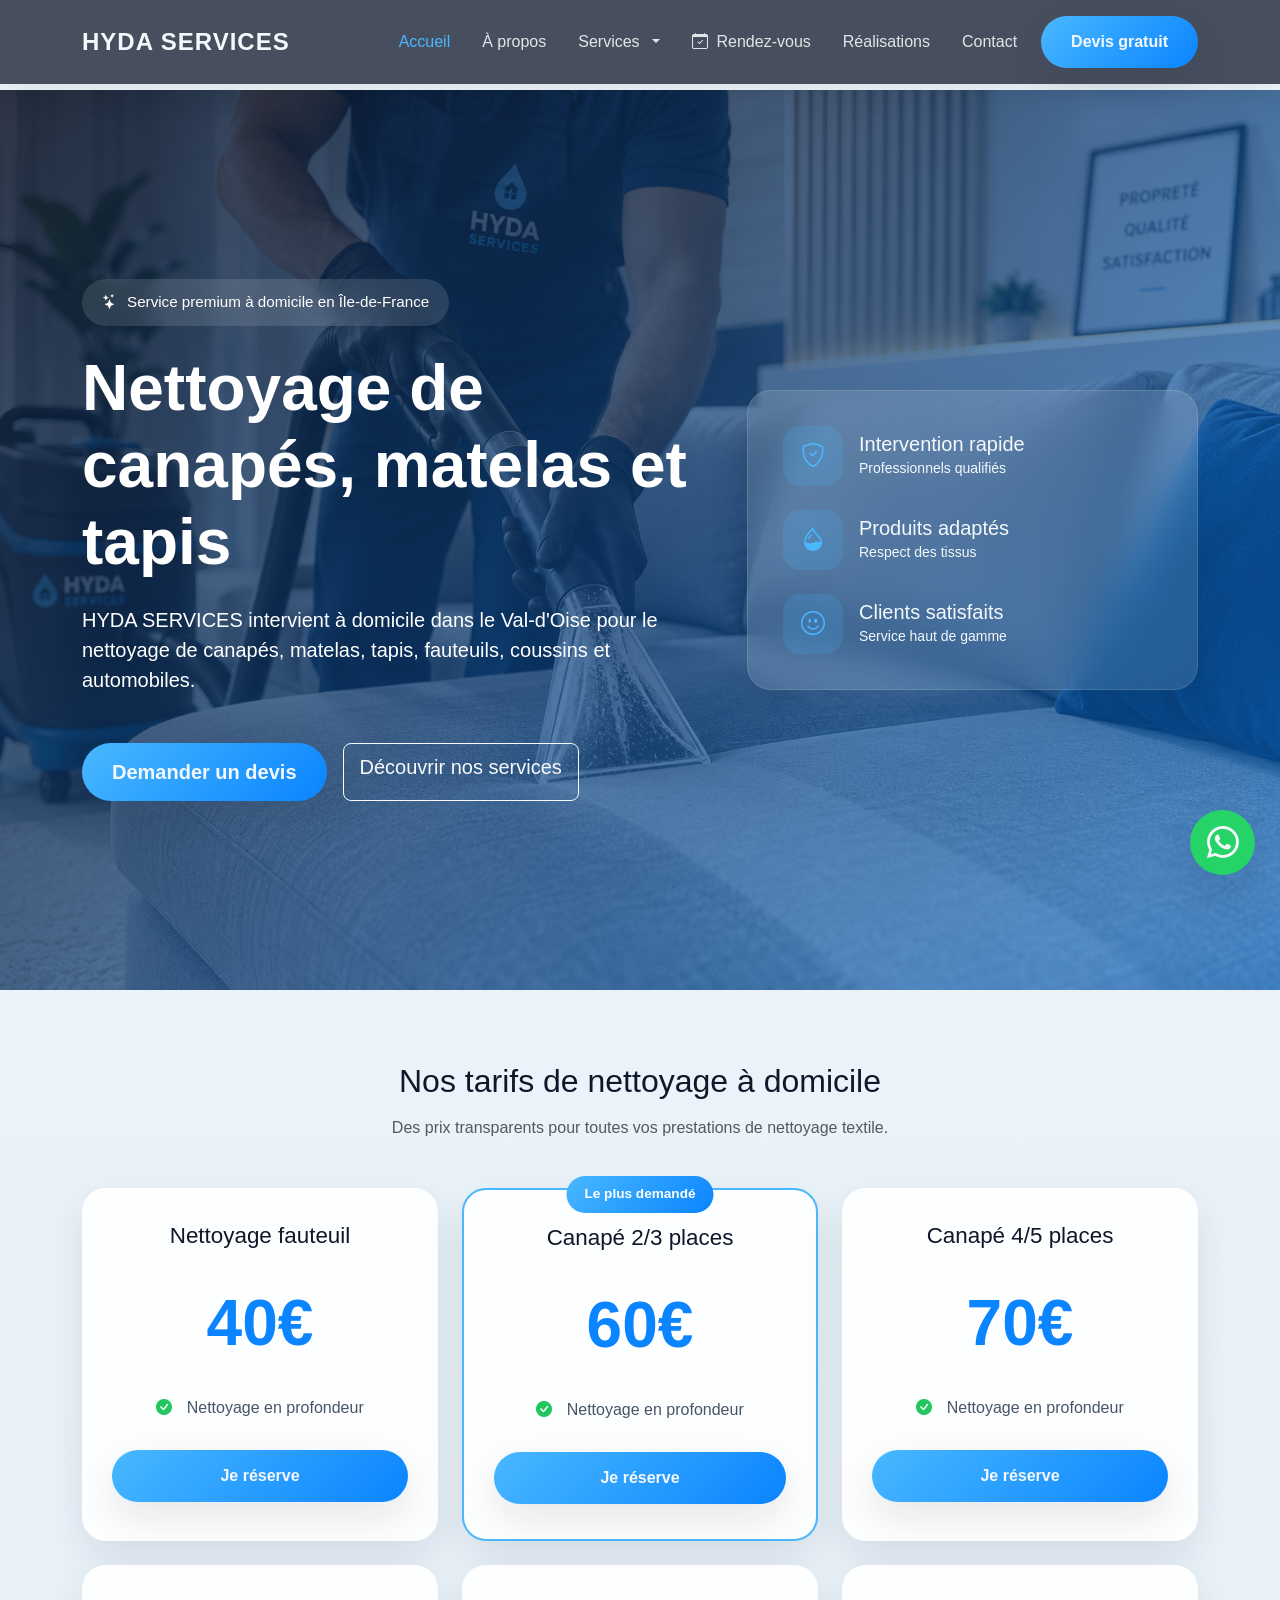
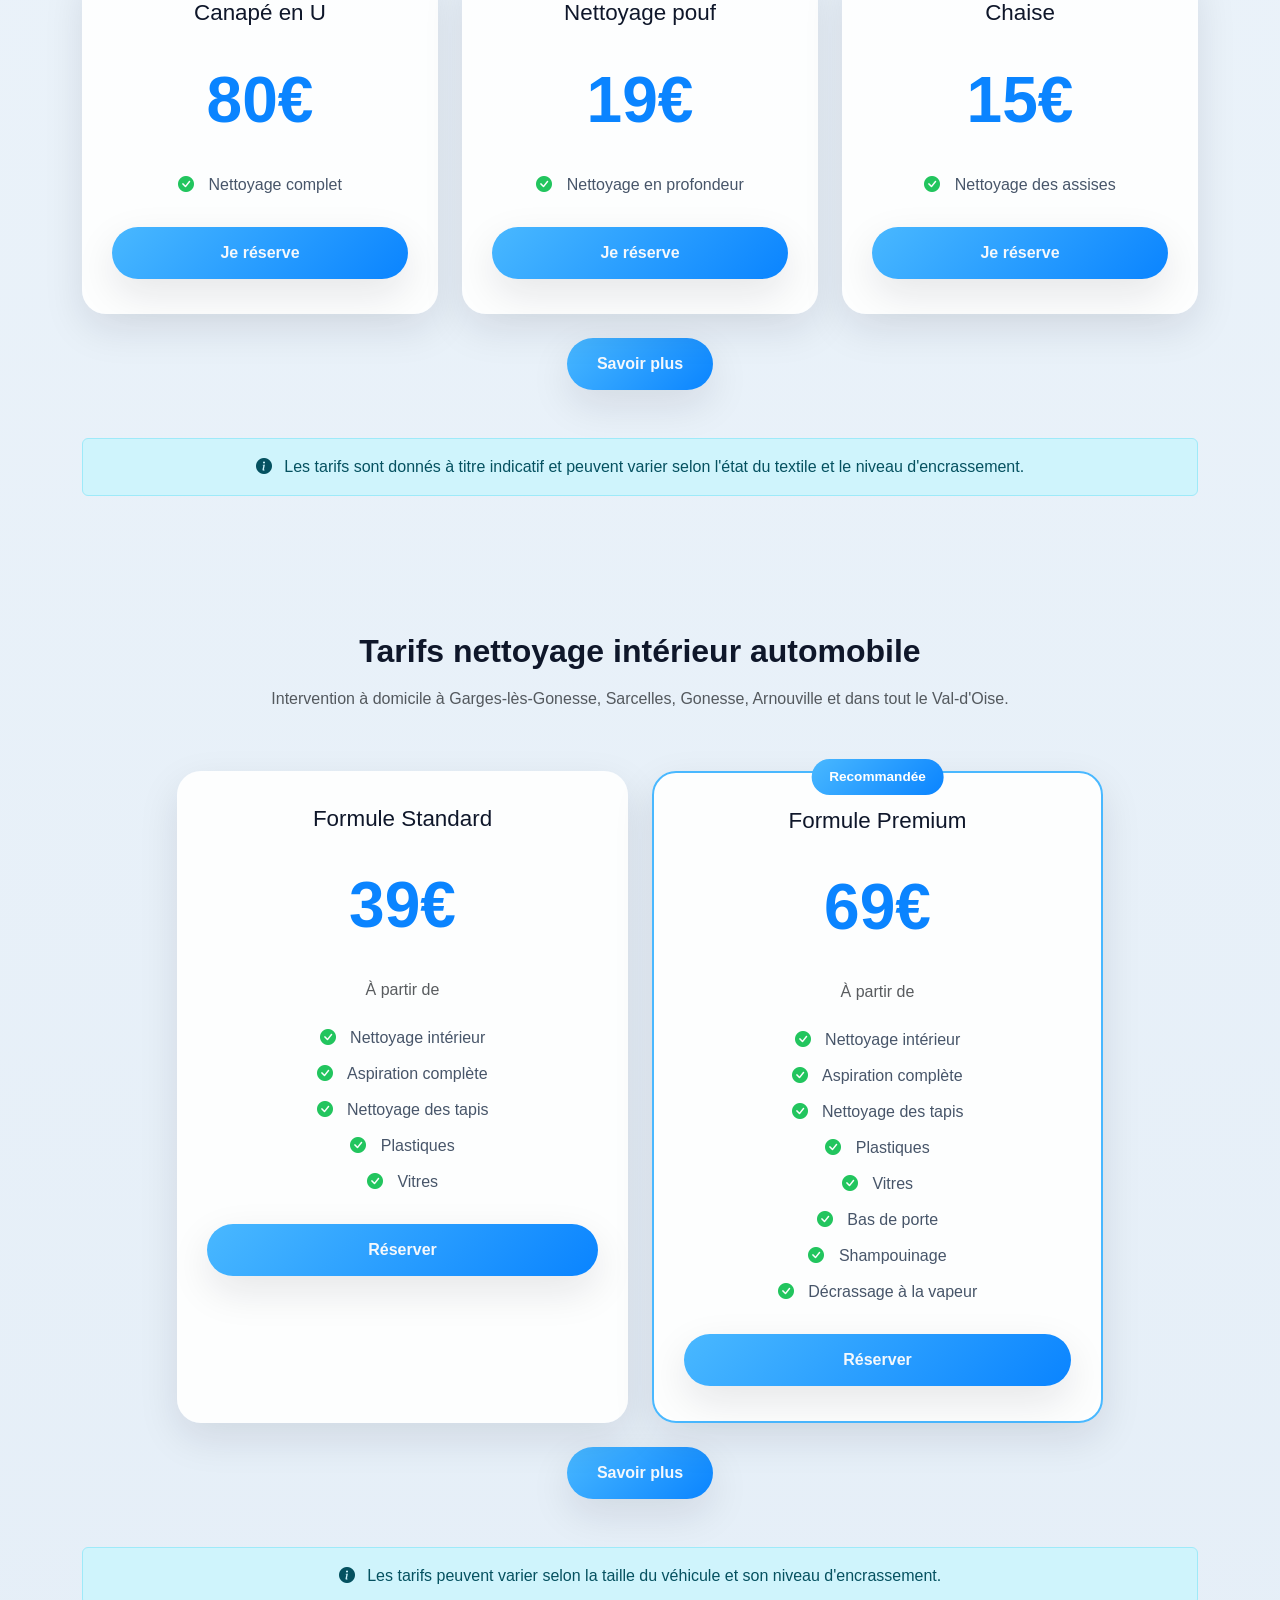
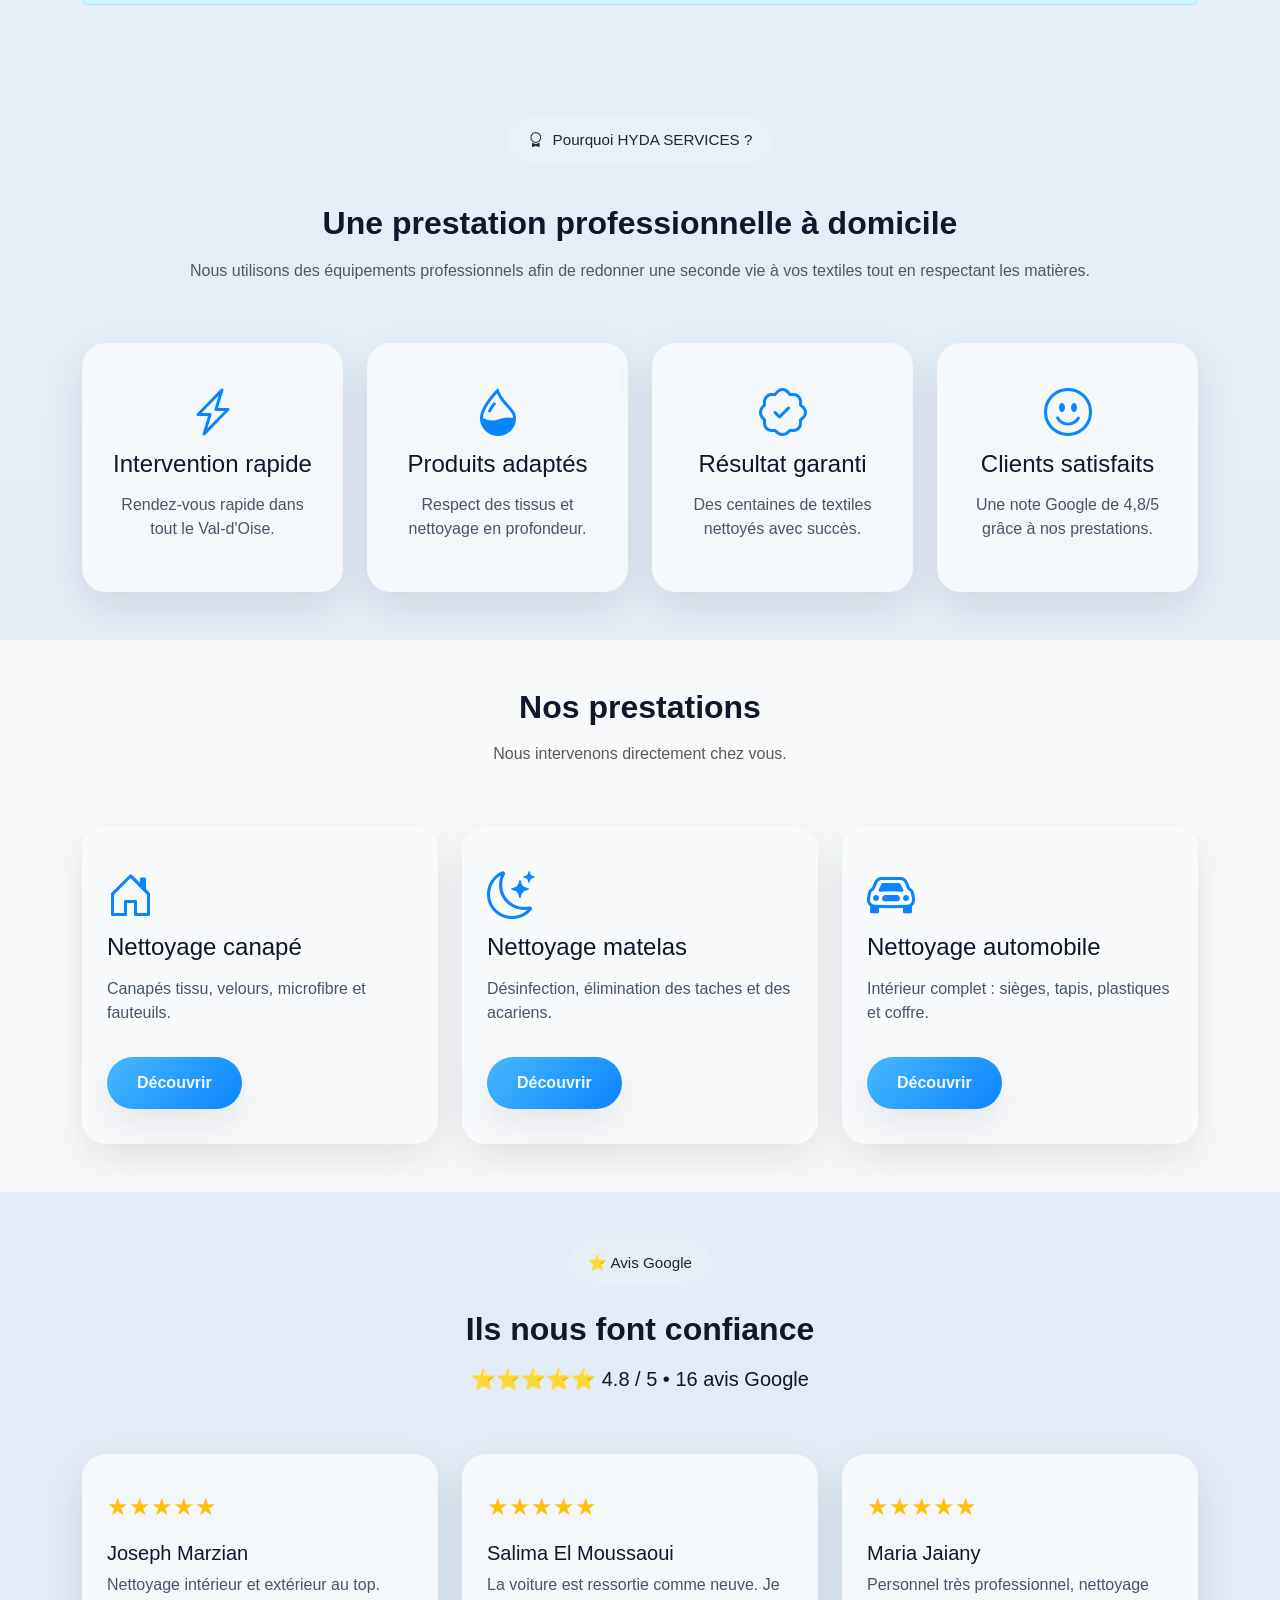
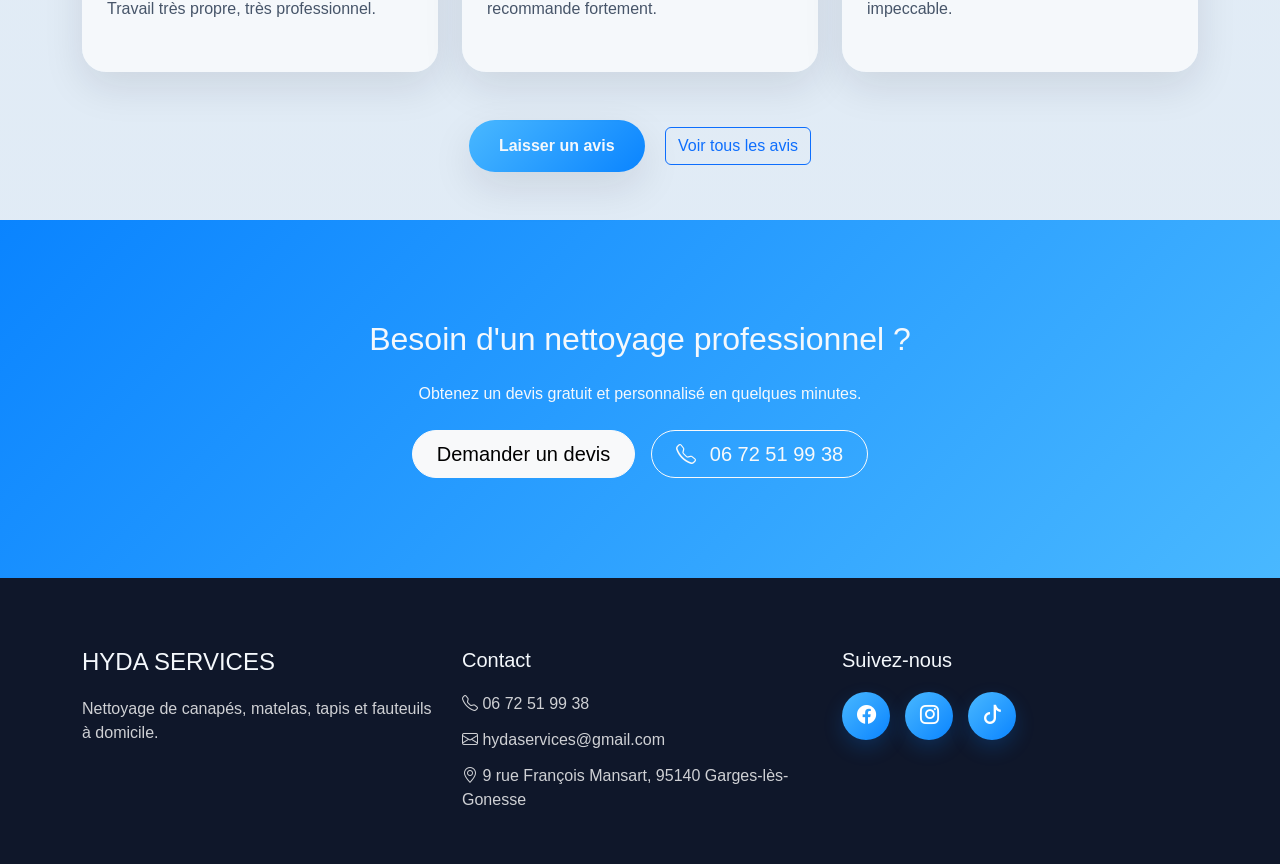
<file: index.html>
<!DOCTYPE html>
<html lang="fr">

<head>
    <meta charset="UTF-8">
    <meta name="viewport" content="width=device-width, initial-scale=1.0">

    <title>Nettoyage canapé, matelas et tapis à Garges-lès-Gonesse | HYDA SERVICES</title>

    <meta name="description"
        content="HYDA SERVICES réalise le nettoyage de canapés, matelas, tapis, fauteuils et sièges automobiles à Garges-lès-Gonesse, dans le Val-d'Oise et en Île-de-France. Devis gratuit et intervention à domicile.">

    <meta name="author" content="HYDA SERVICES">

    <link rel="canonical" href="https://www.hydaservices.fr/">

    <!-- Open Graph -->

    <meta property="og:type" content="website">
    <meta property="og:locale" content="fr_FR">

    <meta property="og:title" content="HYDA SERVICES - Nettoyage canapé, matelas et tapis à domicile">

    <meta property="og:description"
        content="Nettoyage professionnel à domicile de canapés, matelas, tapis et sièges automobiles à Garges-lès-Gonesse et dans le Val-d'Oise.">

    <meta property="og:url" content="https://www.hydaservices.fr/">

    <meta property="og:image" content="https://www.hydaservices.fr/images/hero-cleaning.webp">


    <!-- Bootstrap 5 -->

    <link href="https://cdn.jsdelivr.net/npm/bootstrap@5.3.7/dist/css/bootstrap.min.css" rel="stylesheet">

    <!-- Bootstrap Icons -->

    <link rel="stylesheet" href="https://cdn.jsdelivr.net/npm/bootstrap-icons@1.13.1/font/bootstrap-icons.min.css">

    <!-- CSS -->

    <link rel="stylesheet" href="/css/style.css">

    <!-- Favicon -->
    <link rel="icon" href="/assets/icons/favicon.ico" sizes="any">
    <link rel="icon" type="image/png" sizes="32x32" href="/assets/icons/favicon-32x32.png">
    <link rel="icon" type="image/png" sizes="16x16" href="/assets/icons/favicon-16x16.png">
    <link rel="apple-touch-icon" href="/assets/icons/apple-touch-icon.png">
    <link rel="manifest" href="/assets/icons/site.webmanifest">

    <!-- Données structurées -->

    <script type="application/ld+json">
    {
      "@context": "https://schema.org",
      "@type": "CleaningService",
      "name": "HYDA SERVICES",
      "url": "https://www.hydaservices.fr/",
      "telephone": "+33672519938",
      "email": "hydaservices@gmail.com",
      "address": {
        "@type": "PostalAddress",
        "streetAddress": "9 rue François Mansart",
        "postalCode": "95140",
        "addressLocality": "Garges-lès-Gonesse",
        "addressCountry": "FR"
      },
      "areaServed": [
        "Garges-lès-Gonesse",
        "Sarcelles",
        "Gonesse",
        "Villiers-le-Bel",
        "Arnouville",
        "Val-d'Oise",
        "Île-de-France"
      ]
    }
    </script>

</head>

<body>

    <!-- Navbar -->

    <nav class="navbar navbar-expand-lg navbar-dark fixed-top glass-nav">

        <div class="container">

            <a class="navbar-brand fw-bold" href="index.html">
                HYDA SERVICES
            </a>

            <button class="navbar-toggler" type="button" data-bs-toggle="collapse" data-bs-target="#navbarContent"
                aria-controls="navbarContent" aria-expanded="false" aria-label="Ouvrir le menu">

                <span class="navbar-toggler-icon"></span>

            </button>

            <div class="collapse navbar-collapse" id="navbarContent">

                <ul class="navbar-nav ms-auto align-items-lg-center">

                    <li class="nav-item">
                        <a class="nav-link active" href="/index.html">
                            Accueil
                        </a>
                    </li>

                    <li class="nav-item">
                        <a class="nav-link" href="/about.html">
                            À propos
                        </a>
                    </li>

                    <li class="nav-item dropdown">

                        <a class="nav-link dropdown-toggle" href="#" id="servicesDropdown" role="button"
                            data-bs-toggle="dropdown" aria-expanded="false">

                            Services

                        </a>

                        <ul class="dropdown-menu dropdown-menu-dark">

                            <li>
                                <a class="dropdown-item" href="/services-maison.html">
                                    <i class="bi bi-house-door me-2"></i>
                                    Maison
                                </a>
                            </li>

                            <li>
                                <a class="dropdown-item" href="/services-automobile.html">
                                    <i class="bi bi-car-front me-2"></i>
                                    Automobile
                                </a>
                            </li>

                        </ul>

                    </li>

                    <li class="nav-item">
                        <a class="nav-link" href="/calandrier.html">
                            <i class="bi bi-calendar-check me-1"></i>
                            Rendez-vous
                        </a>
                    </li>

                    <li class="nav-item">
                        <a class="nav-link" href="/portfolio.html">
                            Réalisations
                        </a>
                    </li>

                    <li class="nav-item">
                        <a class="nav-link" href="/contact.html">
                            Contact
                        </a>
                    </li>

                    <li class="nav-item ms-lg-3">
                        <a href="/contact.html" class="btn btn-primary-custom">
                            Devis gratuit
                        </a>
                    </li>

                </ul>

            </div>

        </div>

    </nav>

    <!-- Hero -->

    <header class="hero-section">

        <div class="hero-overlay"></div>

        <div class="container">

            <div class="row align-items-center min-vh-100">

                <div class="col-lg-7 text-white">

                    <span class="hero-badge">
                        <i class="bi bi-stars"></i>
                        Service premium à domicile en Île-de-France
                    </span>

                    <h1 class="display-3 fw-bold mt-4">
                        Nettoyage de canapés, matelas et tapis
                    </h1>

                    <p class="lead mt-4 mb-5">
                        HYDA SERVICES intervient à domicile dans le Val-d'Oise pour le nettoyage de canapés, matelas,
                        tapis, fauteuils, coussins et automobiles.
                    </p>

                    <div class="d-flex flex-wrap gap-3">

                        <a href="contact.html" class="btn btn-primary-custom btn-lg">
                            Demander un devis
                        </a>

                        <a href="services-maison.html" class="btn btn-outline-light btn-lg">
                            Découvrir nos services
                        </a>

                    </div>

                </div>

                <div class="col-lg-5 d-none d-lg-block">

                    <div class="glass-card hero-card">

                        <div class="d-flex align-items-center mb-4">

                            <div class="icon-box">
                                <i class="bi bi-shield-check"></i>
                            </div>

                            <div class="ms-3">
                                <h5 class="mb-0">Intervention rapide</h5>
                                <small>Professionnels qualifiés</small>
                            </div>

                        </div>

                        <div class="d-flex align-items-center mb-4">

                            <div class="icon-box">
                                <i class="bi bi-droplet-half"></i>
                            </div>

                            <div class="ms-3">
                                <h5 class="mb-0">Produits adaptés</h5>
                                <small>Respect des tissus</small>
                            </div>

                        </div>

                        <div class="d-flex align-items-center">

                            <div class="icon-box">
                                <i class="bi bi-emoji-smile"></i>
                            </div>

                            <div class="ms-3">
                                <h5 class="mb-0">Clients satisfaits</h5>
                                <small>Service haut de gamme</small>
                            </div>

                        </div>

                    </div>

                </div>

            </div>

        </div>

    </header>

    <!-- Le reste de votre fichier (services, statistiques, avis, FAQ, CTA, footer)
         peut rester identique pour le moment -->

    <!-- Tarifs -->

    <section class="pricing-section py-5">

        <div class="container">

            <div class="text-center mb-5 reveal">


                <h2 class="mt-4">
                    Nos tarifs de nettoyage à domicile
                </h2>

                <p class="text-muted mt-3">

                    Des prix transparents pour toutes vos prestations de nettoyage textile.

                </p>

            </div>

            <div class="row g-4">

                <div class="col-md-6 col-lg-4">

                    <div class="pricing-card reveal">

                        <h3>Nettoyage fauteuil</h3>

                        <div class="price">40€</div>

                        <ul>

                            <li>
                                <i class="bi bi-check-circle-fill"></i>
                                Nettoyage en profondeur
                            </li>

                        </ul>

                        <a href="calandrier.html" class="btn btn-primary-custom w-100">

                            Je réserve

                        </a>

                    </div>

                </div>

                <div class="col-md-6 col-lg-4">

                    <div class="pricing-card featured reveal">

                        <span class="popular-badge">

                            Le plus demandé

                        </span>

                        <h3>Canapé 2/3 places</h3>

                        <div class="price">60€</div>

                        <ul>

                            <li>
                                <i class="bi bi-check-circle-fill"></i>
                                Nettoyage en profondeur
                            </li>

                        </ul>

                        <a href="calandrier.html" class="btn btn-primary-custom w-100">

                            Je réserve

                        </a>

                    </div>

                </div>

                <div class="col-md-6 col-lg-4">

                    <div class="pricing-card reveal">

                        <h3>Canapé 4/5 places</h3>

                        <div class="price">70€</div>

                        <ul>

                            <li>
                                <i class="bi bi-check-circle-fill"></i>
                                Nettoyage en profondeur
                            </li>

                        </ul>

                        <a href="calandrier.html" class="btn btn-primary-custom w-100">

                            Je réserve

                        </a>

                    </div>

                </div>

                <div class="col-md-6 col-lg-4">

                    <div class="pricing-card reveal">

                        <h3>Canapé en U</h3>

                        <div class="price">80€</div>

                        <ul>

                            <li>
                                <i class="bi bi-check-circle-fill"></i>
                                Nettoyage complet
                            </li>

                        </ul>

                        <a href="calandrier.html" class="btn btn-primary-custom w-100">

                            Je réserve

                        </a>

                    </div>

                </div>

                <div class="col-md-6 col-lg-4">

                    <div class="pricing-card reveal">

                        <h3>Nettoyage pouf</h3>

                        <div class="price">19€</div>

                        <ul>

                            <li>
                                <i class="bi bi-check-circle-fill"></i>
                                Nettoyage en profondeur
                            </li>

                        </ul>

                        <a href="calandrier.html" class="btn btn-primary-custom w-100">

                            Je réserve

                        </a>

                    </div>

                </div>

                <div class="col-md-6 col-lg-4">

                    <div class="pricing-card reveal">

                        <h3>Chaise</h3>

                        <div class="price">15€</div>

                        <ul>

                            <li>
                                <i class="bi bi-check-circle-fill"></i>
                                Nettoyage des assises
                            </li>

                        </ul>

                        <a href="calandrier.html" class="btn btn-primary-custom w-100">

                            Je réserve

                        </a>

                    </div>

                </div>

            </div>

            <div class="text-center mt-4">
                <a href="services-maison.html" class="btn btn-primary-custom">
                    Savoir plus
                </a>
            </div>

            <div class="alert alert-info text-center mt-5">

                <i class="bi bi-info-circle-fill me-2"></i>

                Les tarifs sont donnés à titre indicatif et peuvent varier selon l'état du textile et le niveau
                d'encrassement.

            </div>

        </div>

    </section>

    <!-- Tarifs auto -->

    <section class="pricing-section py-5">

        <div class="container">

            <div class="section-title text-center reveal">

                <h2 class="mt-4">

                    Tarifs nettoyage intérieur automobile

                </h2>

                <p class="text-muted mt-3">

                    Intervention à domicile à Garges-lès-Gonesse, Sarcelles, Gonesse, Arnouville et dans tout le
                    Val-d'Oise.

                </p>

            </div>

            <div class="row g-4 justify-content-center">

                <div class="col-lg-5">

                    <div class="pricing-card reveal">

                        <h3>Formule Standard</h3>

                        <div class="price">39€</div>

                        <p class="text-muted mb-4">

                            À partir de

                        </p>

                        <ul>

                            <li><i class="bi bi-check-circle-fill"></i> Nettoyage intérieur</li>
                            <li><i class="bi bi-check-circle-fill"></i> Aspiration complète</li>
                            <li><i class="bi bi-check-circle-fill"></i> Nettoyage des tapis</li>
                            <li><i class="bi bi-check-circle-fill"></i> Plastiques</li>
                            <li><i class="bi bi-check-circle-fill"></i> Vitres</li>

                        </ul>

                        <a href="calandrier.html" class="btn btn-primary-custom w-100">

                            Réserver

                        </a>

                    </div>

                </div>

                <div class="col-lg-5">

                    <div class="pricing-card featured reveal">

                        <span class="popular-badge">

                            Recommandée

                        </span>

                        <h3>Formule Premium</h3>

                        <div class="price">69€</div>

                        <p class="text-muted mb-4">

                            À partir de

                        </p>

                        <ul>

                            <li><i class="bi bi-check-circle-fill"></i> Nettoyage intérieur</li>
                            <li><i class="bi bi-check-circle-fill"></i> Aspiration complète</li>
                            <li><i class="bi bi-check-circle-fill"></i> Nettoyage des tapis</li>
                            <li><i class="bi bi-check-circle-fill"></i> Plastiques</li>
                            <li><i class="bi bi-check-circle-fill"></i> Vitres</li>
                            <li><i class="bi bi-check-circle-fill"></i> Bas de porte</li>
                            <li><i class="bi bi-check-circle-fill"></i> Shampouinage</li>
                            <li><i class="bi bi-check-circle-fill"></i> Décrassage à la vapeur</li>

                        </ul>

                        <a href="calandrier.html" class="btn btn-primary-custom w-100">

                            Réserver

                        </a>

                    </div>

                </div>

            </div>

            <div class="text-center mt-4">
                <a href="services-automobile.html" class="btn btn-primary-custom">
                    Savoir plus
                </a>
            </div>

            <div class="alert alert-info text-center mt-5">

                <i class="bi bi-info-circle-fill me-2"></i>

                Les tarifs peuvent varier selon la taille du véhicule et son niveau d'encrassement.

            </div>

        </div>

    </section>

    <!-- =========================
            POURQUOI NOUS CHOISIR
            ========================= -->

    <section class="py-5">

        <div class="container">

            <div class="section-title text-center reveal">

                <span class="hero-badge text-dark mb-3">

                    <i class="bi bi-award"></i>

                    Pourquoi HYDA SERVICES ?

                </span>

                <h2 class="mt-4">
                    Une prestation professionnelle à domicile
                </h2>

                <p class="text-muted mt-3">
                    Nous utilisons des équipements professionnels afin de redonner une seconde vie
                    à vos textiles tout en respectant les matières.
                </p>

            </div>

            <div class="row g-4">

                <div class="col-lg-3 col-md-6">

                    <div class="service-card reveal text-center">

                        <i class="bi bi-lightning-charge service-icon"></i>

                        <h4>Intervention rapide</h4>

                        <p>
                            Rendez-vous rapide dans tout le Val-d'Oise.
                        </p>

                    </div>

                </div>

                <div class="col-lg-3 col-md-6">

                    <div class="service-card reveal text-center">

                        <i class="bi bi-droplet-half service-icon"></i>

                        <h4>Produits adaptés</h4>

                        <p>
                            Respect des tissus et nettoyage en profondeur.
                        </p>

                    </div>

                </div>

                <div class="col-lg-3 col-md-6">

                    <div class="service-card reveal text-center">

                        <i class="bi bi-patch-check service-icon"></i>

                        <h4>Résultat garanti</h4>

                        <p>
                            Des centaines de textiles nettoyés avec succès.
                        </p>

                    </div>

                </div>

                <div class="col-lg-3 col-md-6">

                    <div class="service-card reveal text-center">

                        <i class="bi bi-emoji-smile service-icon"></i>

                        <h4>Clients satisfaits</h4>

                        <p>
                            Une note Google de 4,8/5 grâce à nos prestations.
                        </p>

                    </div>

                </div>

            </div>

        </div>

    </section>

    <!-- =========================
            NOS SERVICES
        ========================= -->

    <section class="bg-light py-5">

        <div class="container">

            <div class="section-title text-center reveal">

                <h2>
                    Nos prestations
                </h2>

                <p class="text-muted">

                    Nous intervenons directement chez vous.

                </p>

            </div>

            <div class="row g-4">

                <div class="col-lg-4">

                    <div class="service-card reveal">

                        <i class="bi bi-house-door service-icon"></i>

                        <h4>Nettoyage canapé</h4>

                        <p>

                            Canapés tissu, velours, microfibre et fauteuils.

                        </p>

                        <a href="services-maison.html" class="btn btn-primary-custom mt-3">

                            Découvrir

                        </a>

                    </div>

                </div>

                <div class="col-lg-4">

                    <div class="service-card reveal">

                        <i class="bi bi-moon-stars service-icon"></i>

                        <h4>Nettoyage matelas</h4>

                        <p>

                            Désinfection, élimination des taches et des acariens.

                        </p>

                        <a href="services-maison.html" class="btn btn-primary-custom mt-3">

                            Découvrir

                        </a>

                    </div>

                </div>

                <div class="col-lg-4">

                    <div class="service-card reveal">

                        <i class="bi bi-car-front service-icon"></i>

                        <h4>Nettoyage automobile</h4>

                        <p>

                            Intérieur complet : sièges, tapis, plastiques et coffre.

                        </p>

                        <a href="services-automobile.html" class="btn btn-primary-custom mt-3">

                            Découvrir

                        </a>

                    </div>

                </div>

            </div>

        </div>

    </section>

    <!-- =========================
            AVIS GOOGLE
        ========================= -->

    <section class="py-5">

        <div class="container">

            <div class="section-title text-center reveal">

                <span class="hero-badge text-dark">

                    ⭐ Avis Google

                </span>

                <h2 class="mt-4">

                    Ils nous font confiance

                </h2>

                <p class="lead">

                    ⭐⭐⭐⭐⭐ 4.8 / 5 • 16 avis Google

                </p>

            </div>

            <div class="row g-4">

                <div class="col-lg-4">

                    <div class="testimonial-card reveal">

                        <div class="mb-3 text-warning fs-4">

                            ★★★★★

                        </div>

                        <h5>Joseph Marzian</h5>

                        <p>

                            Nettoyage intérieur et extérieur au top.
                            Travail très propre, très professionnel.

                        </p>

                    </div>

                </div>

                <div class="col-lg-4">

                    <div class="testimonial-card reveal">

                        <div class="mb-3 text-warning fs-4">

                            ★★★★★

                        </div>

                        <h5>Salima El Moussaoui</h5>

                        <p>

                            La voiture est ressortie comme neuve.
                            Je recommande fortement.

                        </p>

                    </div>

                </div>

                <div class="col-lg-4">

                    <div class="testimonial-card reveal">

                        <div class="mb-3 text-warning fs-4">

                            ★★★★★

                        </div>

                        <h5>Maria Jaiany</h5>

                        <p>

                            Personnel très professionnel,
                            nettoyage impeccable.

                        </p>

                    </div>

                </div>

            </div>

            <div class="text-center mt-5">

                <a href="https://www.google.com/search?client=opera-gx&hs=jaH&sca_esv=f39b2fa0409e051b&sxsrf=APpeQnvoFvnD5KCCynGz7bEeBySBNaFGQg:1783377114814&si=APenkKm7iecQ4G6P-TsbSMFKIQtv3EFIqRAFw-i8uEbk55Z-_3wr_xSUO_2jB4Ie2BxjIBx_gg_od9Rd9sfggel8RhctKyQtEOjAnZ59vqDGE_jGrEsYLoeKd8i4NjmMBX_g197xKLKT&q=Hyda+services+Avis&sa=X&ved=2ahUKEwiC_7a7jb-VAxVdaqQEHW1QGz0Q0bkNegQIRBAH&biw=2003&bih=998&dpr=1.25"
                    target="_blank" class="btn btn-primary-custom me-3">

                    Laisser un avis

                </a>

                <a href="https://www.google.com/search?q=HYDA+SERVICES+Garges+lès+Gonesse" target="_blank"
                    class="btn btn-outline-primary">

                    Voir tous les avis

                </a>

            </div>

        </div>

    </section>

    <!-- CTA -->

    <section class="cta-section">

        <div class="container text-center">

            <h2 class="mb-4">
                Besoin d'un nettoyage professionnel ?
            </h2>

            <p class="mb-4">
                Obtenez un devis gratuit et personnalisé en quelques minutes.
            </p>

            <div class="d-flex flex-wrap justify-content-center gap-3">

                <a href="contact.html" class="btn btn-light btn-lg rounded-pill px-4">

                    Demander un devis

                </a>

                <a href="tel:+33672519938" class="btn btn-outline-light btn-lg rounded-pill px-4">

                    <i class="bi bi-telephone me-2"></i>

                    06 72 51 99 38

                </a>

            </div>

        </div>

    </section>

    <!-- Footer -->

    <footer class="footer">

        <div class="container">

            <div class="row gy-4">

                <div class="col-lg-4">

                    <h4>HYDA SERVICES</h4>

                    <p>
                        Nettoyage de canapés, matelas, tapis et fauteuils à domicile.
                    </p>

                </div>

                <div class="col-lg-4">

                    <h5>Contact</h5>

                    <p><i class="bi bi-telephone"></i> 06 72 51 99 38</p>

                    <p><i class="bi bi-envelope"></i> hydaservices@gmail.com</p>

                    <p>
                        <i class="bi bi-geo-alt"></i>
                        9 rue François Mansart, 95140 Garges-lès-Gonesse
                    </p>

                </div>

                <div class="col-lg-4">

                    <h5>Suivez-nous</h5>

                    <div class="social-links">

                        <a href="#"><i class="bi bi-facebook"></i></a>
                        <a href="#"><i class="bi bi-instagram"></i></a>
                        <a href="#"><i class="bi bi-tiktok"></i></a>

                    </div>

                </div>

            </div>

        </div>

    </footer>
    <!-- WhatsApp -->

    <a href="https://wa.me/33672519938" class="whatsapp-btn" target="_blank"
        aria-label="Contacter HYDA SERVICES sur WhatsApp">

        <i class="bi bi-whatsapp"></i>

    </a>

    <!-- Bootstrap JS -->

    <script src="https://cdn.jsdelivr.net/npm/bootstrap@5.3.7/dist/js/bootstrap.bundle.min.js"></script>

    <!-- JS -->

    <script src="/js/script.js"></script>

</body>

</html>
</file>
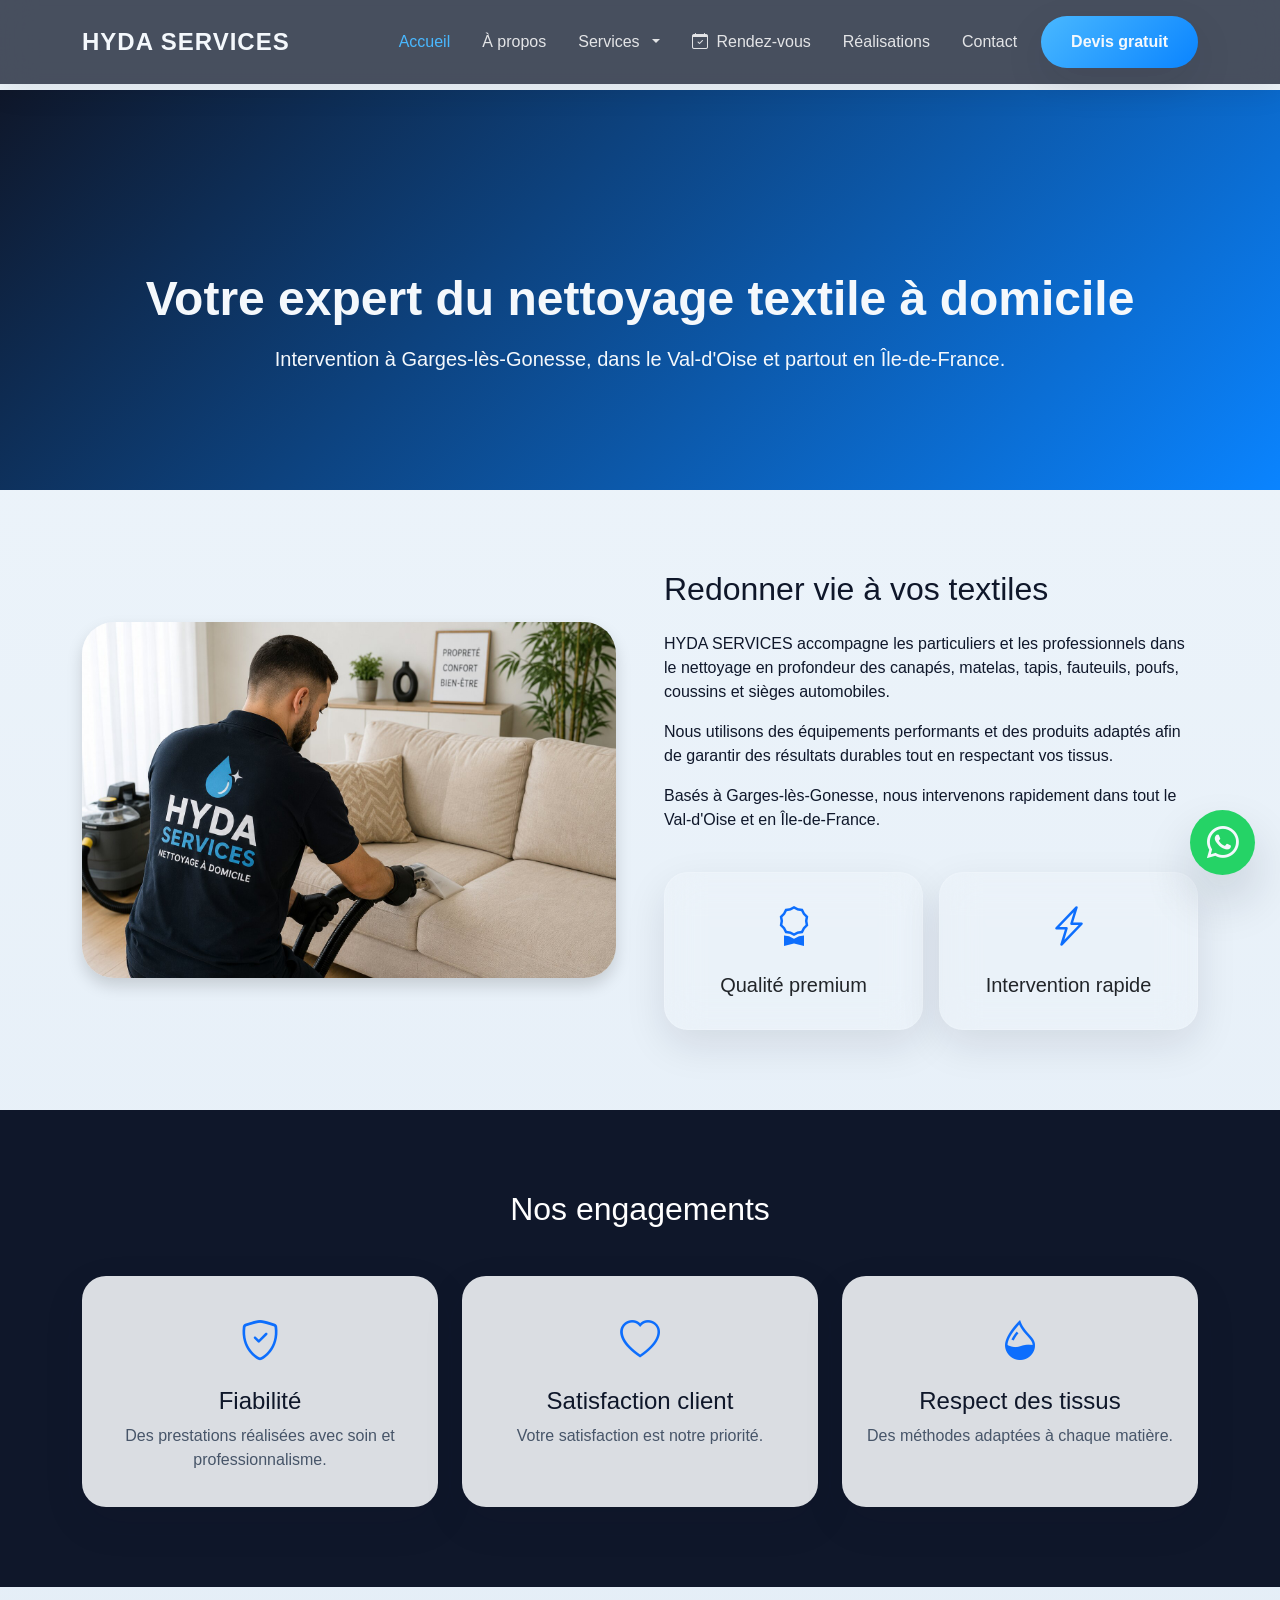
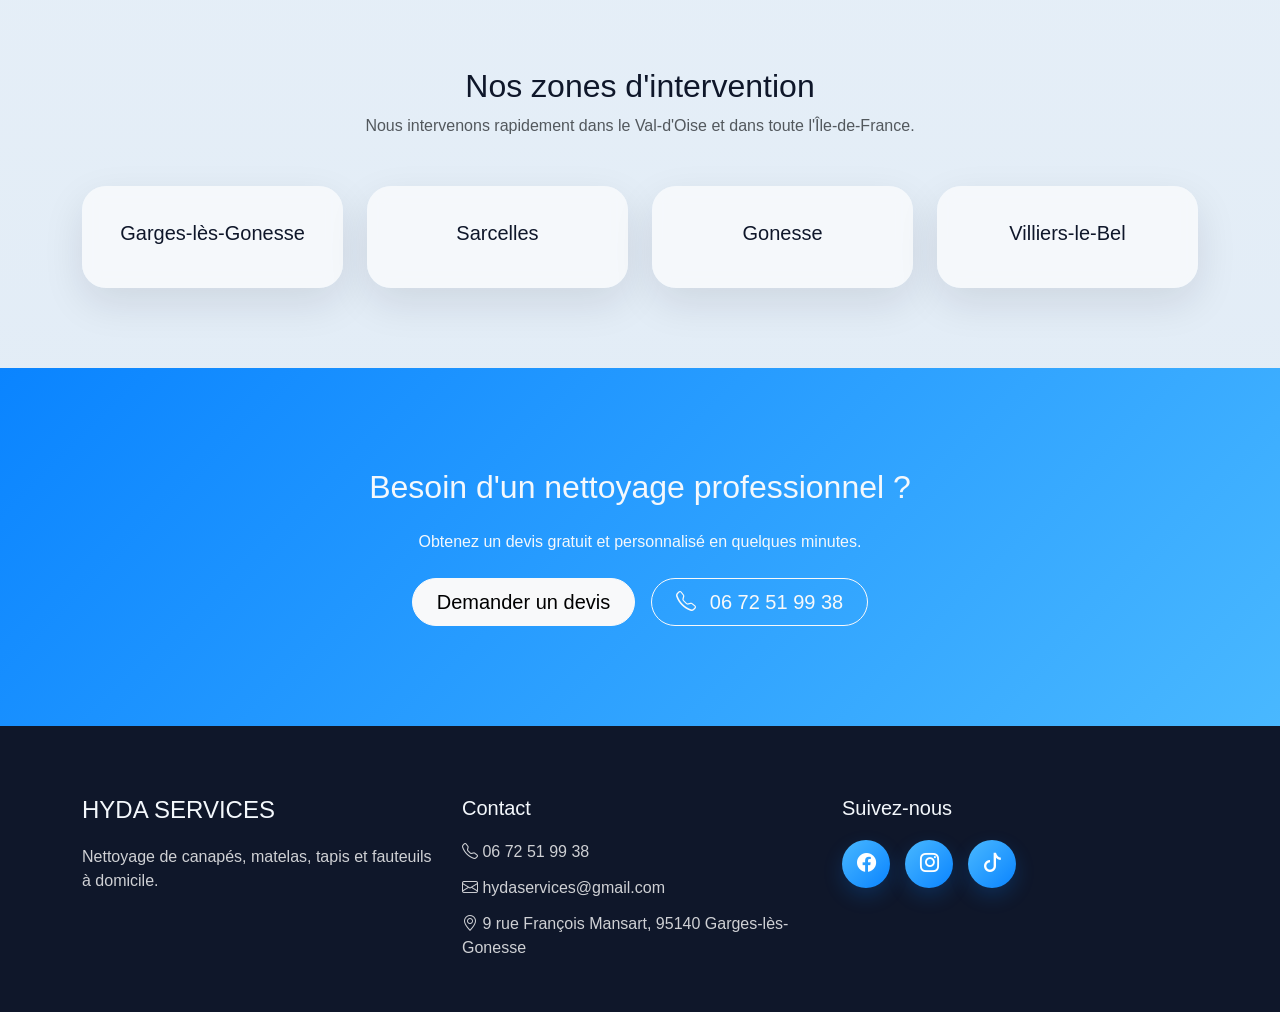
<file: about.html>
<!DOCTYPE html>
<html lang="fr">

<head>

    <meta charset="UTF-8">
    <meta name="viewport" content="width=device-width, initial-scale=1.0">

    <title>À propos | HYDA SERVICES - Nettoyage textile à Garges-lès-Gonesse</title>

    <meta name="description"
        content="Découvrez HYDA SERVICES, spécialiste du nettoyage de canapés, matelas, tapis et sièges automobiles à Garges-lès-Gonesse, dans le Val-d'Oise et en Île-de-France.">

    <meta name="author" content="HYDA SERVICES">

    <link rel="canonical" href="https://www.hydaservices.fr/about.html">

    <!-- Open Graph -->

    <meta property="og:type" content="website">
    <meta property="og:locale" content="fr_FR">

    <meta property="og:title" content="HYDA SERVICES - Nettoyage professionnel à domicile">

    <meta property="og:description"
        content="Nettoyage de canapés, matelas, tapis et sièges automobiles à domicile à Garges-lès-Gonesse et dans le Val-d'Oise.">

    <meta property="og:url" content="https://www.hydaservices.fr/about.html">

    <meta property="og:image" content="https://www.hydaservices.fr/images/hero-cleaning.webp">


    <!-- Bootstrap 5 -->

    <link href="https://cdn.jsdelivr.net/npm/bootstrap@5.3.7/dist/css/bootstrap.min.css" rel="stylesheet">

    <!-- Bootstrap Icons -->

    <link rel="stylesheet" href="https://cdn.jsdelivr.net/npm/bootstrap-icons@1.13.1/font/bootstrap-icons.min.css">

    <!-- CSS -->

    <link rel="stylesheet" href="/css/style.css">

    <!-- Favicon -->
    <link rel="icon" href="/assets/icons/favicon.ico" sizes="any">
    <link rel="icon" type="image/png" sizes="32x32" href="/assets/icons/favicon-32x32.png">
    <link rel="icon" type="image/png" sizes="16x16" href="/assets/icons/favicon-16x16.png">
    <link rel="apple-touch-icon" href="/assets/icons/apple-touch-icon.png">
    <link rel="manifest" href="/assets/icons/site.webmanifest">

    <!-- Données structurées -->

    <script type="application/ld+json">
    {
      "@context": "https://schema.org",
      "@type": "CleaningService",
      "name": "HYDA SERVICES",
      "url": "https://www.hydaservices.fr/",
      "telephone": "+33672519938",
      "email": "hydaservices@gmail.com",
      "address": {
        "@type": "PostalAddress",
        "streetAddress": "9 rue François Mansart",
        "postalCode": "95140",
        "addressLocality": "Garges-lès-Gonesse",
        "addressCountry": "FR"
      },
      "areaServed": [
        "Garges-lès-Gonesse",
        "Val-d'Oise",
        "Île-de-France"
      ]
    }
    </script>

</head>

<body>

    <!-- Navbar -->

    <nav class="navbar navbar-expand-lg navbar-dark fixed-top glass-nav">

        <div class="container">

            <a class="navbar-brand fw-bold" href="index.html">
                HYDA SERVICES
            </a>

            <button class="navbar-toggler" type="button" data-bs-toggle="collapse" data-bs-target="#navbarContent"
                aria-controls="navbarContent" aria-expanded="false" aria-label="Ouvrir le menu">

                <span class="navbar-toggler-icon"></span>

            </button>

            <div class="collapse navbar-collapse" id="navbarContent">

                 <ul class="navbar-nav ms-auto align-items-lg-center">

                    <li class="nav-item">
                        <a class="nav-link active" href="/index.html">
                            Accueil
                        </a>
                    </li>

                    <li class="nav-item">
                        <a class="nav-link" href="/about.html">
                            À propos
                        </a>
                    </li>

                    <li class="nav-item dropdown">

                        <a class="nav-link dropdown-toggle" href="#" id="servicesDropdown" role="button"
                            data-bs-toggle="dropdown" aria-expanded="false">

                            Services

                        </a>

                        <ul class="dropdown-menu dropdown-menu-dark">

                            <li>
                                <a class="dropdown-item" href="/services-maison.html">
                                    <i class="bi bi-house-door me-2"></i>
                                    Maison
                                </a>
                            </li>

                            <li>
                                <a class="dropdown-item" href="/services-automobile.html">
                                    <i class="bi bi-car-front me-2"></i>
                                    Automobile
                                </a>
                            </li>

                        </ul>

                    </li>

                    <li class="nav-item">
                        <a class="nav-link" href="/calandrier.html">
                            <i class="bi bi-calendar-check me-1"></i>
                            Rendez-vous
                        </a>
                    </li>

                    <li class="nav-item">
                        <a class="nav-link" href="/portfolio.html">
                            Réalisations
                        </a>
                    </li>

                    <li class="nav-item">
                        <a class="nav-link" href="/contact.html">
                            Contact
                        </a>
                    </li>

                    <li class="nav-item ms-lg-3">
                        <a href="/contact.html" class="btn btn-primary-custom">
                            Devis gratuit
                        </a>
                    </li>

                </ul>

            </div>

        </div>

    </nav>

    <!-- Header -->

    <section class="page-header">

        <div class="container text-center">

            <h1>Votre expert du nettoyage textile à domicile</h1>

            <p class="lead mt-3">
                Intervention à Garges-lès-Gonesse, dans le Val-d'Oise et partout en Île-de-France.
            </p>

        </div>

    </section>

    <!-- Présentation -->

    <section>

        <div class="container">

            <div class="row align-items-center g-5">

                <div class="col-lg-6 reveal">

                    <img src="images/about-company.jpg" alt="Technicien HYDA SERVICES en intervention à domicile"
                        class="img-fluid rounded-5 shadow">

                </div>

                <div class="col-lg-6 reveal">

                    <h2 class="mb-4">
                        Redonner vie à vos textiles
                    </h2>

                    <p>
                        HYDA SERVICES accompagne les particuliers et les professionnels dans le nettoyage en profondeur
                        des canapés, matelas, tapis, fauteuils, poufs, coussins et sièges automobiles.
                    </p>

                    <p>
                        Nous utilisons des équipements performants et des produits adaptés afin de garantir des
                        résultats durables tout en respectant vos tissus.
                    </p>

                    <p>
                        Basés à Garges-lès-Gonesse, nous intervenons rapidement dans tout le Val-d'Oise et en
                        Île-de-France.
                    </p>

                    <div class="row mt-4 g-3">

                        <div class="col-md-6">

                            <div class="glass-card text-center p-4">

                                <i class="bi bi-award fs-1 text-primary"></i>

                                <h5 class="mt-3 text-dark">
                                    Qualité premium
                                </h5>

                            </div>

                        </div>

                        <div class="col-md-6">

                            <div class="glass-card text-center p-4">

                                <i class="bi bi-lightning-charge fs-1 text-primary"></i>

                                <h5 class="mt-3 text-dark">
                                    Intervention rapide
                                </h5>

                            </div>

                        </div>

                    </div>

                </div>

            </div>

        </div>

    </section>

    <!-- Valeurs -->

    <section class="stats-section">

        <div class="container">

            <div class="text-center text-white mb-5">

                <h2>Nos engagements</h2>

            </div>

            <div class="row g-4">

                <div class="col-md-4">

                    <div class="stat-card text-center">

                        <i class="bi bi-shield-check fs-1 text-primary"></i>

                        <h4 class="mt-3">
                            Fiabilité
                        </h4>

                        <p>
                            Des prestations réalisées avec soin et professionnalisme.
                        </p>

                    </div>

                </div>

                <div class="col-md-4">

                    <div class="stat-card text-center">

                        <i class="bi bi-heart fs-1 text-primary"></i>

                        <h4 class="mt-3">
                            Satisfaction client
                        </h4>

                        <p>
                            Votre satisfaction est notre priorité.
                        </p>

                    </div>

                </div>

                <div class="col-md-4">

                    <div class="stat-card text-center">

                        <i class="bi bi-droplet-half fs-1 text-primary"></i>

                        <h4 class="mt-3">
                            Respect des tissus
                        </h4>

                        <p>
                            Des méthodes adaptées à chaque matière.
                        </p>

                    </div>

                </div>

            </div>

        </div>

    </section>

    <!-- Zone d'intervention -->

    <section>

        <div class="container">

            <div class="text-center mb-5">

                <h2>Nos zones d'intervention</h2>

                <p class="text-muted">
                    Nous intervenons rapidement dans le Val-d'Oise et dans toute l'Île-de-France.
                </p>

            </div>

            <div class="row g-4 text-center">

                <div class="col-md-3">
                    <div class="service-card">
                        <h5>Garges-lès-Gonesse</h5>
                    </div>
                </div>

                <div class="col-md-3">
                    <div class="service-card">
                        <h5>Sarcelles</h5>
                    </div>
                </div>

                <div class="col-md-3">
                    <div class="service-card">
                        <h5>Gonesse</h5>
                    </div>
                </div>

                <div class="col-md-3">
                    <div class="service-card">
                        <h5>Villiers-le-Bel</h5>
                    </div>
                </div>

            </div>

        </div>

    </section>

    <!-- CTA -->

    <section class="cta-section">

        <div class="container text-center">

            <h2 class="mb-4">
                Besoin d'un nettoyage professionnel ?
            </h2>

            <p class="mb-4">
                Obtenez un devis gratuit et personnalisé en quelques minutes.
            </p>

            <div class="d-flex flex-wrap justify-content-center gap-3">

                <a href="contact.html" class="btn btn-light btn-lg rounded-pill px-4">

                    Demander un devis

                </a>

                <a href="tel:+33672519938" class="btn btn-outline-light btn-lg rounded-pill px-4">

                    <i class="bi bi-telephone me-2"></i>

                    06 72 51 99 38

                </a>

            </div>

        </div>

    </section>

    <!-- Footer -->

    <footer class="footer">

        <div class="container">

            <div class="row gy-4">

                <div class="col-lg-4">

                    <h4>HYDA SERVICES</h4>

                    <p>
                        Nettoyage de canapés, matelas, tapis et fauteuils à domicile.
                    </p>

                </div>

                <div class="col-lg-4">

                    <h5>Contact</h5>

                    <p><i class="bi bi-telephone"></i> 06 72 51 99 38</p>

                    <p><i class="bi bi-envelope"></i> hydaservices@gmail.com</p>

                    <p>
                        <i class="bi bi-geo-alt"></i>
                        9 rue François Mansart, 95140 Garges-lès-Gonesse
                    </p>

                </div>

                <div class="col-lg-4">

                    <h5>Suivez-nous</h5>

                    <div class="social-links">

                        <a href="#"><i class="bi bi-facebook"></i></a>
                        <a href="#"><i class="bi bi-instagram"></i></a>
                        <a href="#"><i class="bi bi-tiktok"></i></a>

                    </div>

                </div>

            </div>

        </div>

    </footer>

    <!-- WhatsApp -->

    <a href="https://wa.me/33672519938" class="whatsapp-btn" target="_blank"
        aria-label="Contacter HYDA SERVICES sur WhatsApp">

        <i class="bi bi-whatsapp"></i>

    </a>

    <!-- Bootstrap JS -->

    <script src="https://cdn.jsdelivr.net/npm/bootstrap@5.3.7/dist/js/bootstrap.bundle.min.js"></script>

    <!-- JS -->

    <script src="/js/script.js"></script>

</body>

</html>
</file>
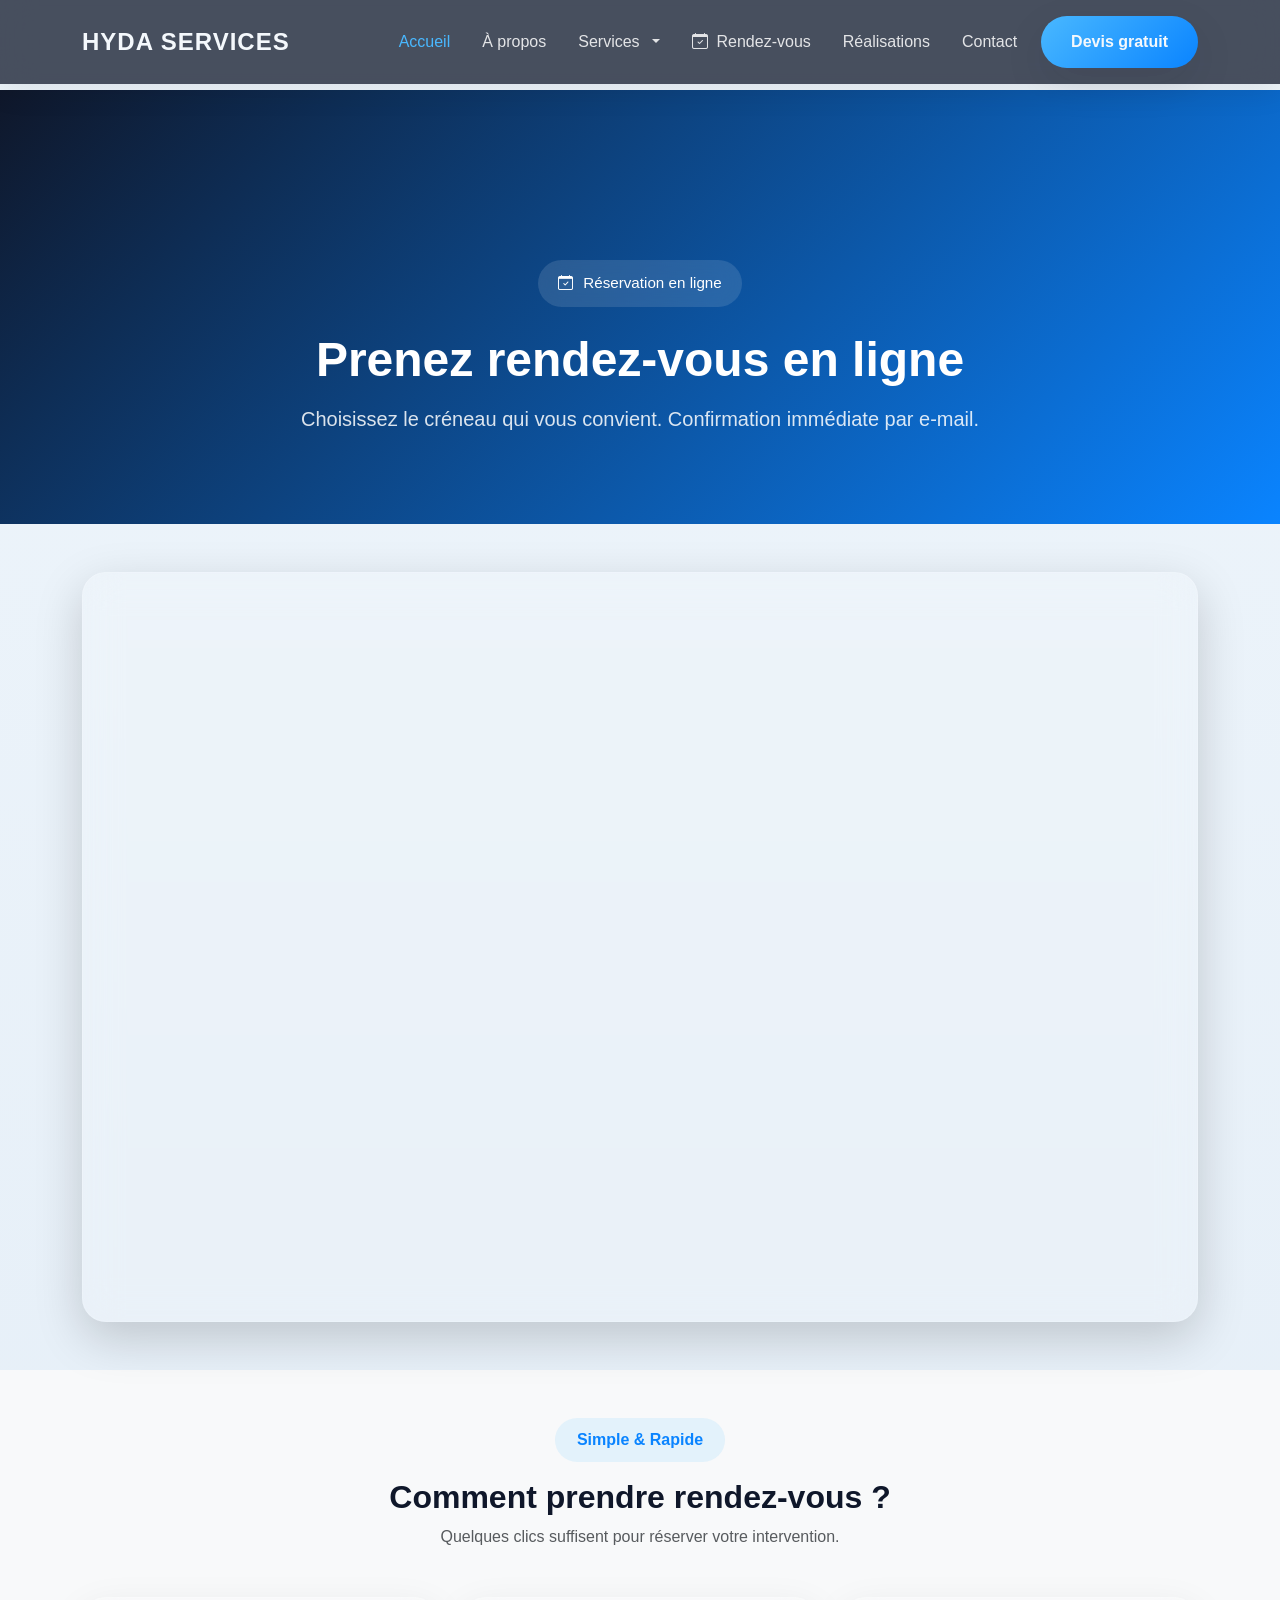
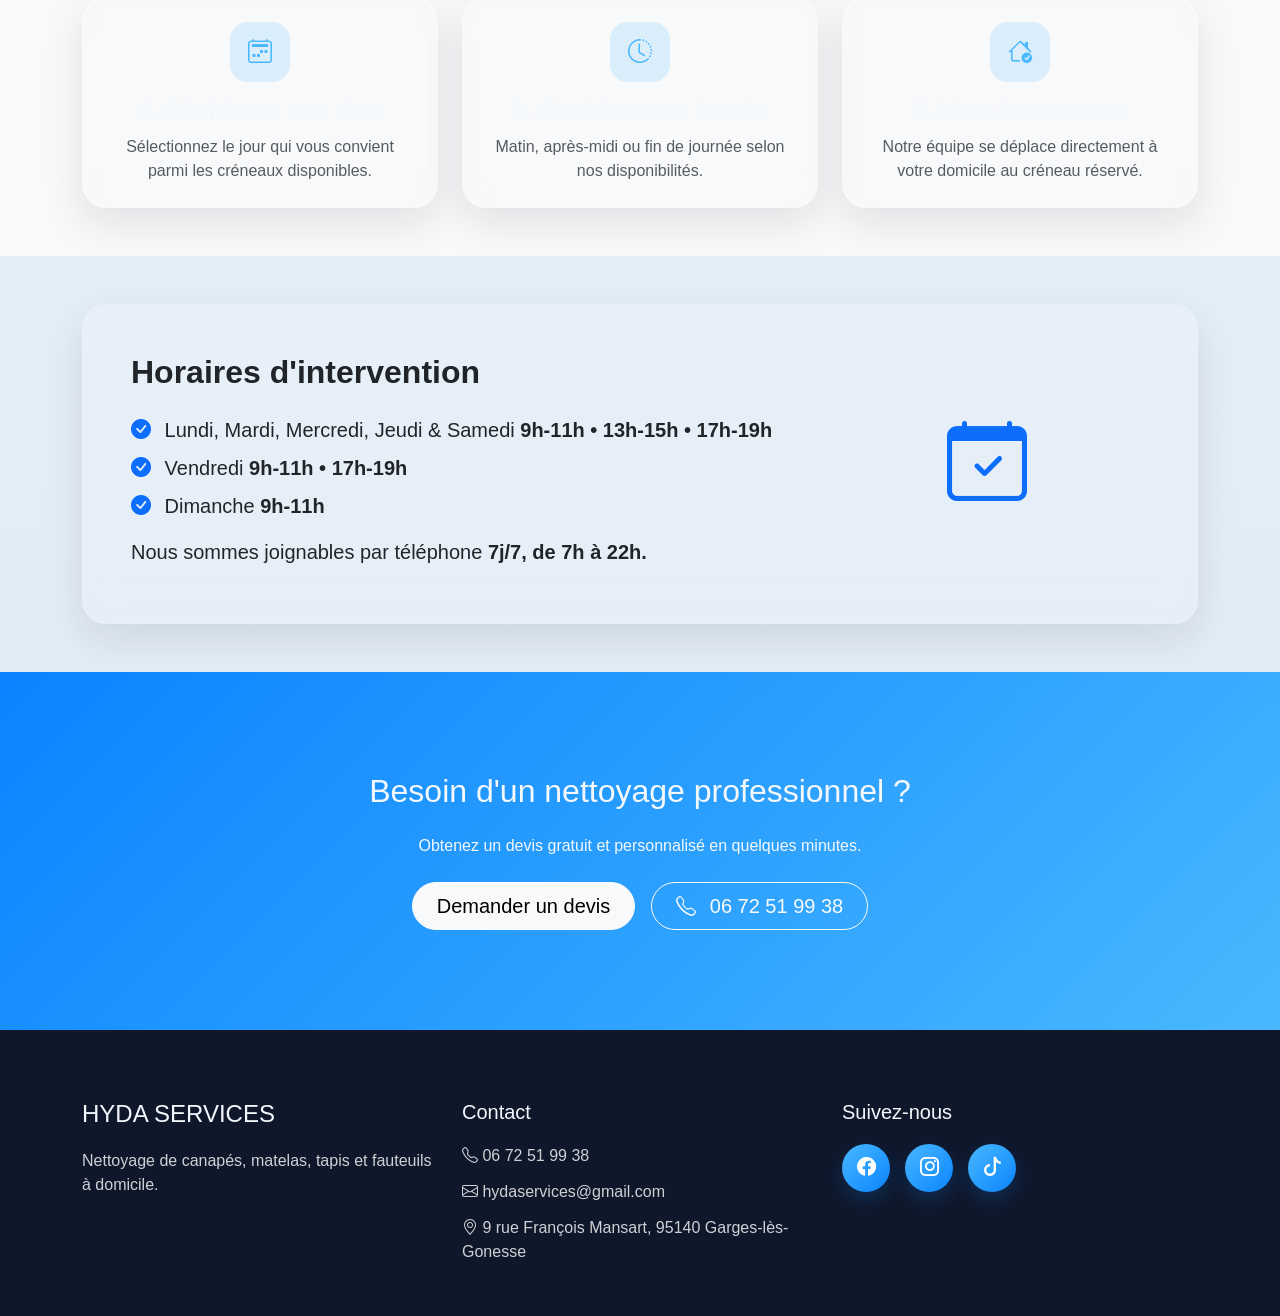
<file: calandrier.html>
<!DOCTYPE html>
<html lang="fr">

<head>

    <meta charset="UTF-8">
    <meta name="viewport" content="width=device-width, initial-scale=1.0">

    <title>Prendre rendez-vous | HYDA SERVICES</title>

    <meta name="description"
        content="Prenez rendez-vous en ligne avec HYDA SERVICES pour le nettoyage de canapé, matelas, tapis et sièges automobiles.">


    <link rel="canonical" href="https://www.hydaservices.fr/about.html">

    <!-- Open Graph -->

    <meta property="og:type" content="website">
    <meta property="og:locale" content="fr_FR">

    <meta property="og:title" content="HYDA SERVICES - Nettoyage professionnel à domicile">

    <meta property="og:description"
        content="Nettoyage de canapés, matelas, tapis et sièges automobiles à domicile à Garges-lès-Gonesse et dans le Val-d'Oise.">

    <meta property="og:url" content="https://www.hydaservices.fr/about.html">

    <meta property="og:image" content="https://www.hydaservices.fr/images/hero-cleaning.webp">


    <!-- Bootstrap 5 -->

    <link href="https://cdn.jsdelivr.net/npm/bootstrap@5.3.7/dist/css/bootstrap.min.css" rel="stylesheet">

    <!-- Bootstrap Icons -->

    <link rel="stylesheet" href="https://cdn.jsdelivr.net/npm/bootstrap-icons@1.13.1/font/bootstrap-icons.min.css">

    <!-- CSS -->

    <link rel="stylesheet" href="/css/style.css">

    <!-- Favicon -->
    <link rel="icon" href="/assets/icons/favicon.ico" sizes="any">
    <link rel="icon" type="image/png" sizes="32x32" href="/assets/icons/favicon-32x32.png">
    <link rel="icon" type="image/png" sizes="16x16" href="/assets/icons/favicon-16x16.png">
    <link rel="apple-touch-icon" href="/assets/icons/apple-touch-icon.png">
    <link rel="manifest" href="/assets/icons/site.webmanifest">

    <!-- Données structurées -->

    <script type="application/ld+json">
    {
      "@context": "https://schema.org",
      "@type": "CleaningService",
      "name": "HYDA SERVICES",
      "url": "https://www.hydaservices.fr/",
      "telephone": "+33672519938",
      "email": "hydaservices@gmail.com",
      "address": {
        "@type": "PostalAddress",
        "streetAddress": "9 rue François Mansart",
        "postalCode": "95140",
        "addressLocality": "Garges-lès-Gonesse",
        "addressCountry": "FR"
      },
      "areaServed": [
        "Garges-lès-Gonesse",
        "Val-d'Oise",
        "Île-de-France"
      ]
    }
</script>
</head>


<body>
    <!-- Navbar -->

    <nav class="navbar navbar-expand-lg navbar-dark fixed-top glass-nav">

        <div class="container">

            <a class="navbar-brand fw-bold" href="index.html">
                HYDA SERVICES
            </a>

            <button class="navbar-toggler" type="button" data-bs-toggle="collapse" data-bs-target="#navbarContent"
                aria-controls="navbarContent" aria-expanded="false" aria-label="Ouvrir le menu">

                <span class="navbar-toggler-icon"></span>

            </button>

            <div class="collapse navbar-collapse" id="navbarContent">

                <ul class="navbar-nav ms-auto align-items-lg-center">

                    <li class="nav-item">
                        <a class="nav-link active" href="/index.html">
                            Accueil
                        </a>
                    </li>

                    <li class="nav-item">
                        <a class="nav-link" href="/about.html">
                            À propos
                        </a>
                    </li>

                    <li class="nav-item dropdown">

                        <a class="nav-link dropdown-toggle" href="#" id="servicesDropdown" role="button"
                            data-bs-toggle="dropdown" aria-expanded="false">

                            Services

                        </a>

                        <ul class="dropdown-menu dropdown-menu-dark">

                            <li>
                                <a class="dropdown-item" href="/services-maison.html">
                                    <i class="bi bi-house-door me-2"></i>
                                    Maison
                                </a>
                            </li>

                            <li>
                                <a class="dropdown-item" href="/services-automobile.html">
                                    <i class="bi bi-car-front me-2"></i>
                                    Automobile
                                </a>
                            </li>

                        </ul>

                    </li>

                    <li class="nav-item">
                        <a class="nav-link" href="/calandrier.html">
                            <i class="bi bi-calendar-check me-1"></i>
                            Rendez-vous
                        </a>
                    </li>

                    <li class="nav-item">
                        <a class="nav-link" href="/portfolio.html">
                            Réalisations
                        </a>
                    </li>

                    <li class="nav-item">
                        <a class="nav-link" href="/contact.html">
                            Contact
                        </a>
                    </li>

                    <li class="nav-item ms-lg-3">
                        <a href="/contact.html" class="btn btn-primary-custom">
                            Devis gratuit
                        </a>
                    </li>

                </ul>

            </div>

        </div>

    </nav>

    <header class="hero-small">
        <div class="container text-center">

            <span class="hero-badge">
                <i class="bi bi-calendar-check"></i>
                Réservation en ligne
            </span>

            <h1 class="display-4 fw-bold mt-4">
                Prenez rendez-vous en ligne
            </h1>

            <p class="lead mt-3">
                Choisissez le créneau qui vous convient.
                Confirmation immédiate par e-mail.
            </p>

        </div>
    </header>

    <!-- ========================= -->
    <!-- Calendrier -->
    <!-- ========================= -->

    <section class="py-5">

        <div class="container">

            <div class="glass-card p-4 shadow-lg">
                <div>


                    <!-- Début de widget en ligne Calendly -->
                    <div class="calendly-inline-widget" data-url="https://calendly.com/hydaservices/nouvelle-reunion"
                        style="min-width:320px;height:700px;"></div>
                    <script type="text/javascript" src="https://assets.calendly.com/assets/external/widget.js"
                        async></script>
                    <!-- Fin de widget en ligne Calendly -->


                </div>

            </div>

        </div>

    </section>

    <!-- ========================= -->
    <!-- Comment ça fonctionne -->
    <!-- ========================= -->

    <section class="py-5 bg-light">

        <div class="container">

            <div class="text-center mb-5">

                <span class="section-badge">
                    Simple & Rapide
                </span>

                <h2 class="fw-bold mt-3">
                    Comment prendre rendez-vous ?
                </h2>

                <p class="text-muted">
                    Quelques clics suffisent pour réserver votre intervention.
                </p>

            </div>

            <div class="row g-4">

                <div class="col-lg-4">

                    <div class="glass-card text-center p-4 h-100">

                        <div class="icon-box mx-auto mb-3">

                            <i class="bi bi-calendar2-week"></i>

                        </div>

                        <h4>
                            1. Choisissez une date
                        </h4>

                        <p class="text-muted mb-0">
                            Sélectionnez le jour qui vous convient parmi les créneaux disponibles.
                        </p>

                    </div>

                </div>

                <div class="col-lg-4">

                    <div class="glass-card text-center p-4 h-100">

                        <div class="icon-box mx-auto mb-3">

                            <i class="bi bi-clock-history"></i>

                        </div>

                        <h4>
                            2. Choisissez un horaire
                        </h4>

                        <p class="text-muted mb-0">
                            Matin, après-midi ou fin de journée selon nos disponibilités.
                        </p>

                    </div>

                </div>

                <div class="col-lg-4">

                    <div class="glass-card text-center p-4 h-100">

                        <div class="icon-box mx-auto mb-3">

                            <i class="bi bi-house-check"></i>

                        </div>

                        <h4>
                            3. Nous intervenons
                        </h4>

                        <p class="text-muted mb-0">
                            Notre équipe se déplace directement à votre domicile au créneau réservé.
                        </p>

                    </div>

                </div>

            </div>

        </div>

    </section>

    <!-- ========================= -->
    <!-- Infos -->
    <!-- ========================= -->

    <section class="py-5">

        <div class="container">

            <div class="glass-card p-5">

                <div class="row align-items-center">

                    <div class="col-lg-8 text-dark">

                        <h2 class="fw-bold mb-4">
                            Horaires d'intervention
                        </h2>

                        <ul class="list-unstyled fs-5">

                            <li class="mb-2">
                                <i class="bi bi-check-circle-fill text-primary me-2"></i>
                                Lundi, Mardi, Mercredi, Jeudi & Samedi
                                <strong>9h-11h • 13h-15h • 17h-19h</strong>
                            </li>

                            <li class="mb-2">
                                <i class="bi bi-check-circle-fill text-primary me-2"></i>
                                Vendredi
                                <strong>9h-11h • 17h-19h</strong>
                            </li>

                            <li>
                                <i class="bi bi-check-circle-fill text-primary me-2"></i>
                                Dimanche
                                <strong>9h-11h</strong>
                            </li>

                        </ul>
                        <p class="fs-5 bi mb-2 me-2"> Nous sommes joignables par téléphone  <strong>7j/7, de 7h à 22h.</strong></p>
                    </div>

                    <div class="col-lg-4 text-center">

                        <i class="bi bi-calendar-check display-1 text-primary"></i>

                    </div>

                </div>

            </div>

        </div>

    </section>



    <!-- CTA -->

    <section class="cta-section">

        <div class="container text-center">

            <h2 class="mb-4">
                Besoin d'un nettoyage professionnel ?
            </h2>

            <p class="mb-4">
                Obtenez un devis gratuit et personnalisé en quelques minutes.
            </p>

            <div class="d-flex flex-wrap justify-content-center gap-3">

                <a href="contact.html" class="btn btn-light btn-lg rounded-pill px-4">

                    Demander un devis

                </a>

                <a href="tel:+33672519938" class="btn btn-outline-light btn-lg rounded-pill px-4">

                    <i class="bi bi-telephone me-2"></i>

                    06 72 51 99 38

                </a>

            </div>

        </div>

    </section>

    <!-- Footer -->

    <footer class="footer">

        <div class="container">

            <div class="row gy-4">

                <div class="col-lg-4">

                    <h4>HYDA SERVICES</h4>

                    <p>
                        Nettoyage de canapés, matelas, tapis et fauteuils à domicile.
                    </p>

                </div>

                <div class="col-lg-4">

                    <h5>Contact</h5>

                    <p><i class="bi bi-telephone"></i> 06 72 51 99 38</p>

                    <p><i class="bi bi-envelope"></i> hydaservices@gmail.com</p>

                    <p>
                        <i class="bi bi-geo-alt"></i>
                        9 rue François Mansart, 95140 Garges-lès-Gonesse
                    </p>

                </div>

                <div class="col-lg-4">

                    <h5>Suivez-nous</h5>

                    <div class="social-links">

                        <a href="#"><i class="bi bi-facebook"></i></a>
                        <a href="#"><i class="bi bi-instagram"></i></a>
                        <a href="#"><i class="bi bi-tiktok"></i></a>


                    </div>

                </div>

            </div>

        </div>

    </footer>

    <script src="https://cdn.jsdelivr.net/npm/bootstrap@5.3.7/dist/js/bootstrap.bundle.min.js"></script>
    <script src="/js/script.js"></script>

</body>

</html>
</file>
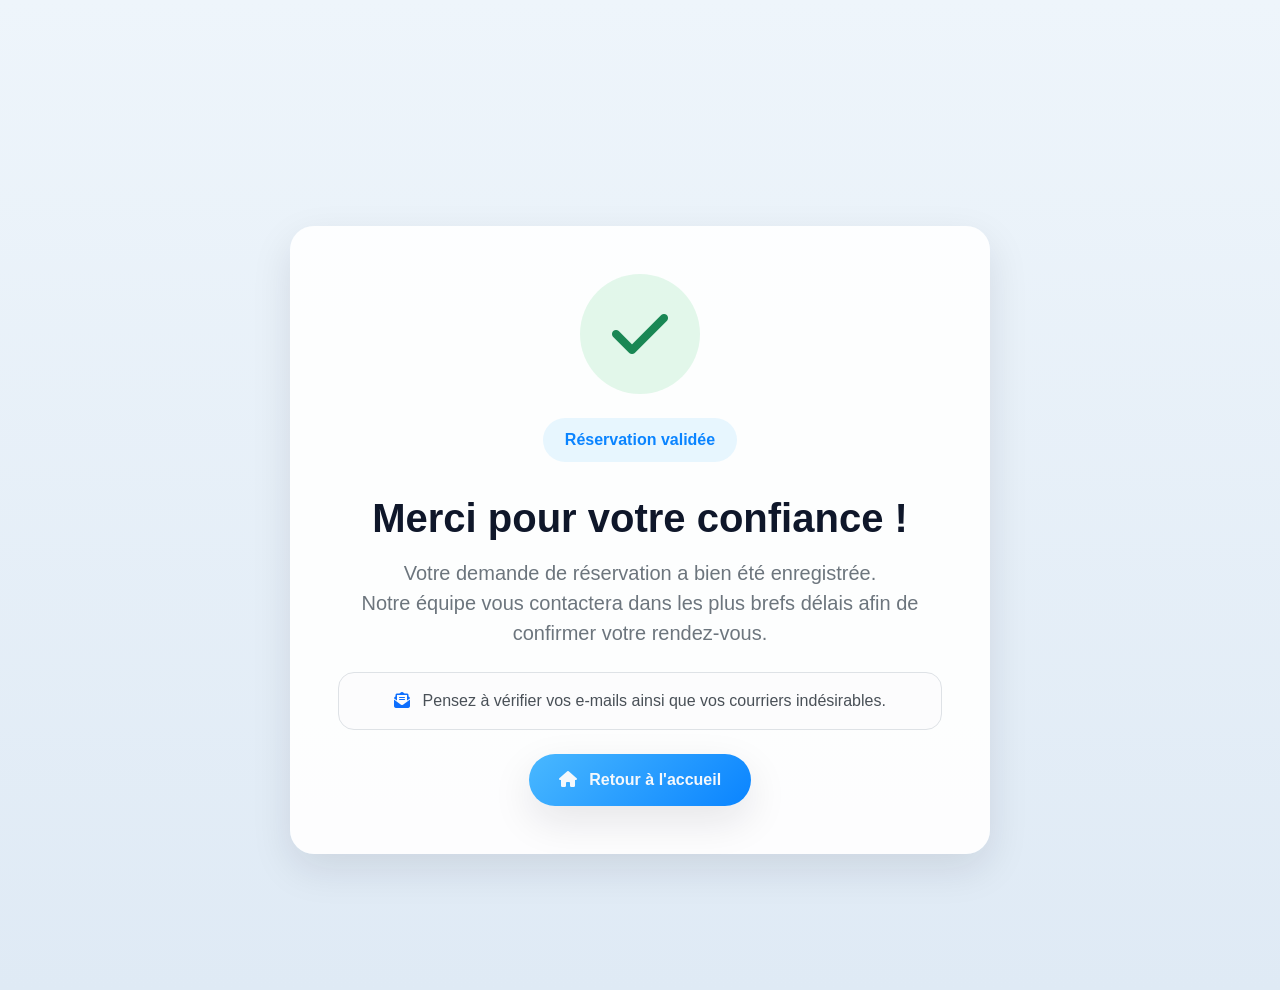
<file: confirmation.html>
<!DOCTYPE html>
<html lang="fr">

<head>
    <meta charset="UTF-8">
    <meta name="viewport" content="width=device-width, initial-scale=1.0">
    <title>Réservation confirmée | HYDA SERVICES</title>

    <link href="https://cdn.jsdelivr.net/npm/bootstrap@5.3.7/dist/css/bootstrap.min.css" rel="stylesheet">
    <link rel="stylesheet" href="/css/style.css">
    <link rel="stylesheet" href="https://cdnjs.cloudflare.com/ajax/libs/font-awesome/6.7.2/css/all.min.css">
</head>

<body>

    <div class="container d-flex justify-content-center align-items-center min-vh-100">

        <div class="pricing-card text-center p-5" style="max-width:700px; width:100%;">

            <div class="mb-4">
                <div class="d-inline-flex justify-content-center align-items-center rounded-circle"
                    style="width:120px;height:120px;background:rgba(34,197,94,.12);">

                    <i class="fas fa-check fa-4x text-success"></i>

                </div>
            </div>

            <span class="section-badge mb-3">
                Réservation validée
            </span>

            <h1 class="fw-bold mt-3 mb-3">
                Merci pour votre confiance !
            </h1>

            <p class="lead text-secondary mb-4">
                Votre demande de réservation a bien été enregistrée.
                <br>
                Notre équipe vous contactera dans les plus brefs délais afin de confirmer votre rendez-vous.
            </p>

            <div class="alert alert-light border rounded-4 mb-4">
                <i class="fa-solid fa-envelope-open-text text-primary me-2"></i>
                Pensez à vérifier vos e-mails ainsi que vos courriers indésirables.
            </div>

            <a href="index.html" class="btn btn-primary-custom">
                <i class="fa-solid fa-house me-2"></i>
                Retour à l'accueil
            </a>

        </div>

    </div>

</body>

</html>
</file>
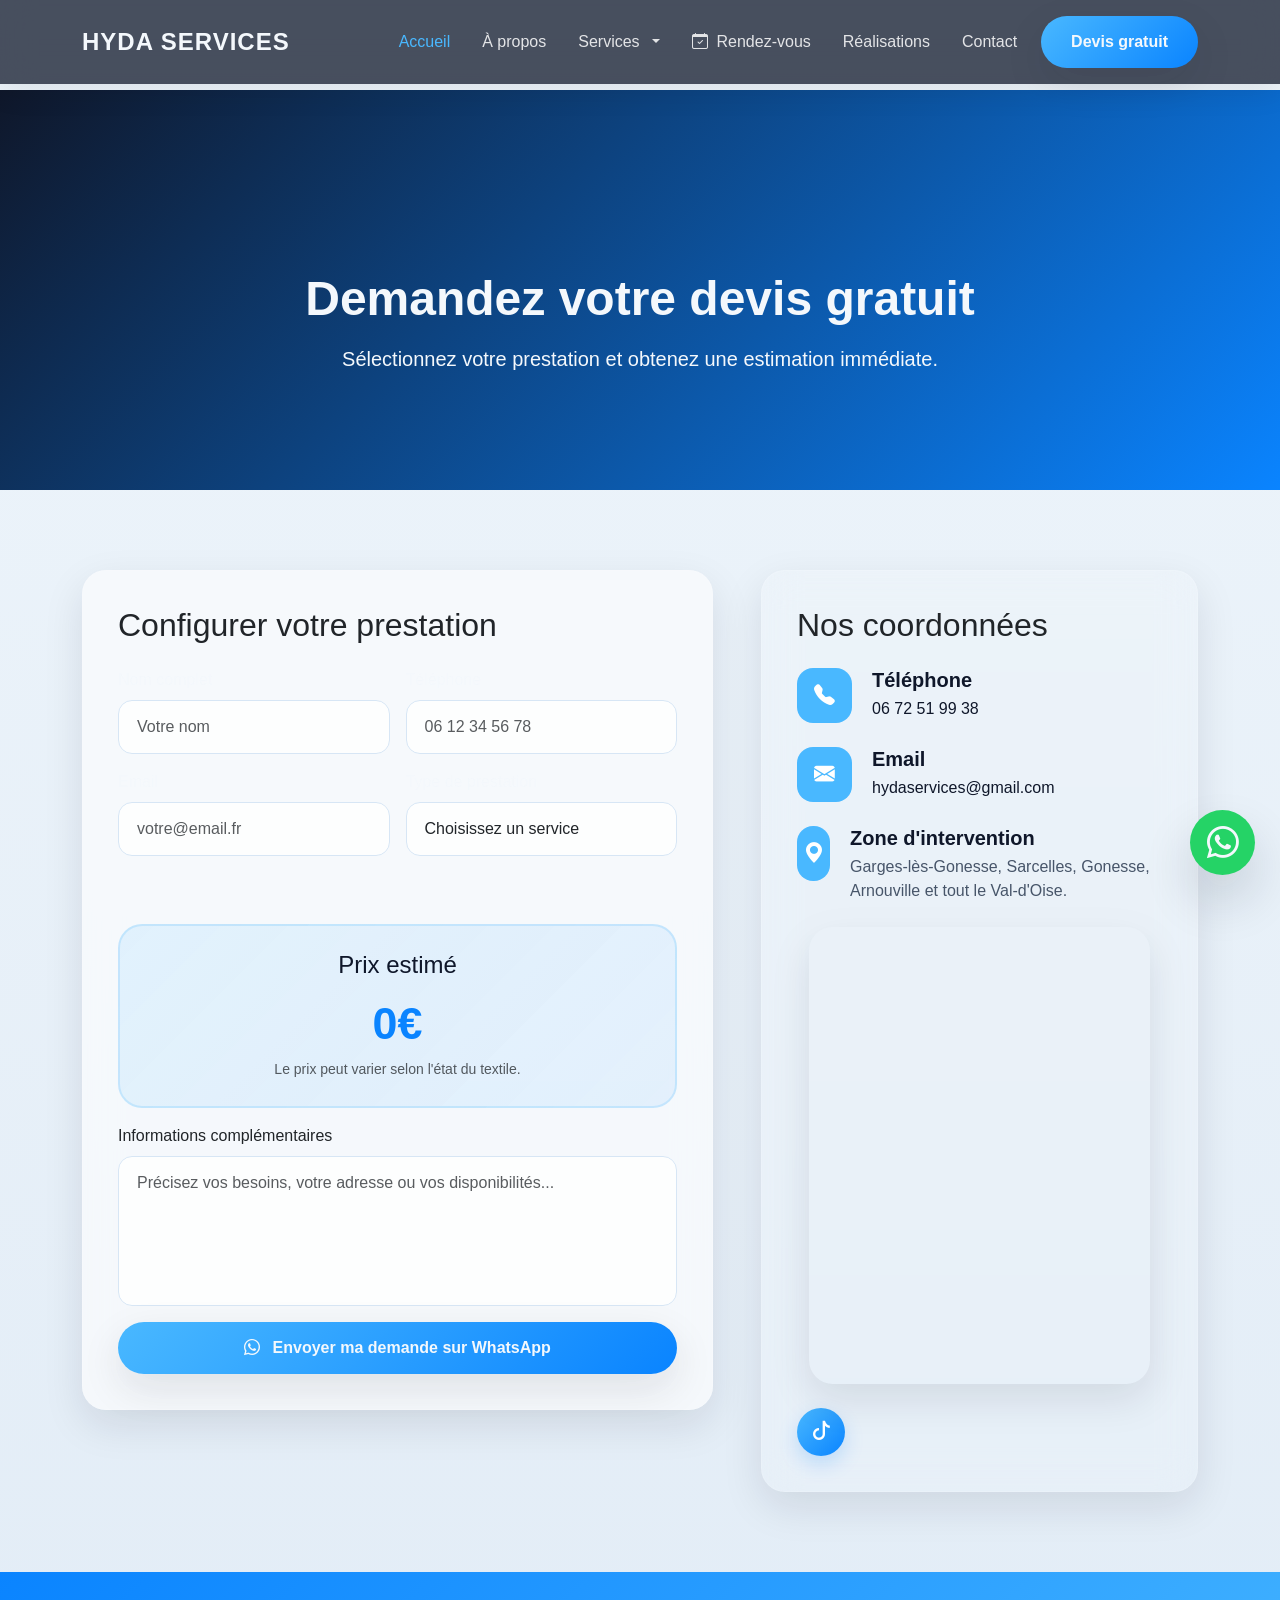
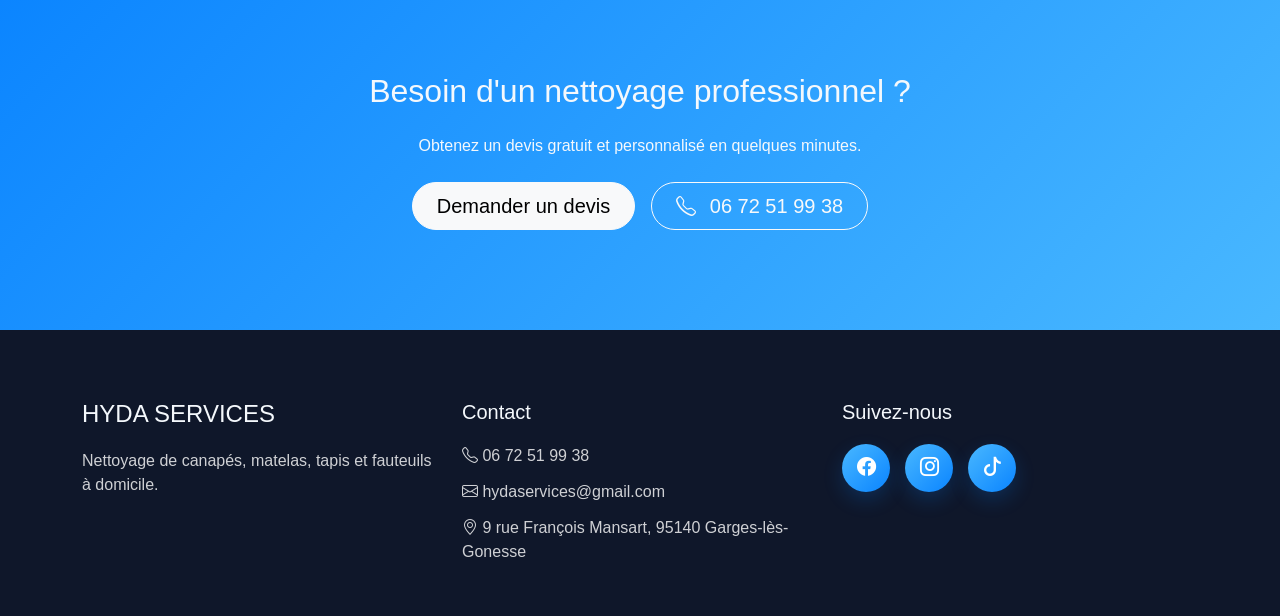
<file: contact.html>
<!DOCTYPE html>
<html lang="fr">

<head>

    <meta charset="UTF-8">
    <meta name="viewport" content="width=device-width, initial-scale=1.0">

    <title>Devis nettoyage canapé, matelas et voiture | HYDA SERVICES</title>

    <meta name="description"
        content="Demandez votre devis gratuit pour le nettoyage de canapé, matelas, fauteuil ou intérieur automobile à Garges-lès-Gonesse et dans le Val-d'Oise.">

    <meta name="keywords"
        content="devis nettoyage canapé, nettoyage matelas Garges-lès-Gonesse, nettoyage voiture Val-d'Oise, nettoyage fauteuil Sarcelles">


    <!-- Bootstrap -->

    <link href="https://cdn.jsdelivr.net/npm/bootstrap@5.3.7/dist/css/bootstrap.min.css" rel="stylesheet">

    <!-- Bootstrap Icons -->

    <link rel="stylesheet" href="https://cdn.jsdelivr.net/npm/bootstrap-icons@1.13.1/font/bootstrap-icons.min.css">

    <!-- CSS -->

    <link rel="stylesheet" href="/css/style.css">

    <!-- Favicon -->
    <link rel="icon" href="/assets/icons/favicon.ico" sizes="any">
    <link rel="icon" type="image/png" sizes="32x32" href="/assets/icons/favicon-32x32.png">
    <link rel="icon" type="image/png" sizes="16x16" href="/assets/icons/favicon-16x16.png">
    <link rel="apple-touch-icon" href="/assets/icons/apple-touch-icon.png">
    <link rel="manifest" href="/assets/icons/site.webmanifest">

</head>

<body>

    <!-- Navbar -->

    <nav class="navbar navbar-expand-lg navbar-dark fixed-top glass-nav">

        <div class="container">

            <a class="navbar-brand fw-bold" href="index.html">
                HYDA SERVICES
            </a>

            <button class="navbar-toggler" type="button" data-bs-toggle="collapse" data-bs-target="#navbarContent"
                aria-controls="navbarContent" aria-expanded="false" aria-label="Ouvrir le menu">

                <span class="navbar-toggler-icon"></span>

            </button>

            <div class="collapse navbar-collapse" id="navbarContent">

                <ul class="navbar-nav ms-auto align-items-lg-center">

                    <li class="nav-item">
                        <a class="nav-link active" href="/index.html">
                            Accueil
                        </a>
                    </li>

                    <li class="nav-item">
                        <a class="nav-link" href="/about.html">
                            À propos
                        </a>
                    </li>

                    <li class="nav-item dropdown">

                        <a class="nav-link dropdown-toggle" href="#" id="servicesDropdown" role="button"
                            data-bs-toggle="dropdown" aria-expanded="false">

                            Services

                        </a>

                        <ul class="dropdown-menu dropdown-menu-dark">

                            <li>
                                <a class="dropdown-item" href="/services-maison.html">
                                    <i class="bi bi-house-door me-2"></i>
                                    Maison
                                </a>
                            </li>

                            <li>
                                <a class="dropdown-item" href="/services-automobile.html">
                                    <i class="bi bi-car-front me-2"></i>
                                    Automobile
                                </a>
                            </li>

                        </ul>

                    </li>

                    <li class="nav-item">
                        <a class="nav-link" href="/calandrier.html">
                            <i class="bi bi-calendar-check me-1"></i>
                            Rendez-vous
                        </a>
                    </li>

                    <li class="nav-item">
                        <a class="nav-link" href="/portfolio.html">
                            Réalisations
                        </a>
                    </li>

                    <li class="nav-item">
                        <a class="nav-link" href="/contact.html">
                            Contact
                        </a>
                    </li>

                    <li class="nav-item ms-lg-3">
                        <a href="/contact.html" class="btn btn-primary-custom">
                            Devis gratuit
                        </a>
                    </li>

                </ul>

            </div>

        </div>

    </nav>

    <!-- Header -->

    <section class="page-header">

        <div class="container text-center">

            <h1>Demandez votre devis gratuit</h1>

            <p class="lead mt-3">

                Sélectionnez votre prestation et obtenez une estimation immédiate.

            </p>

        </div>

    </section>

    <!-- Contact -->

    <section id="contact-form">

        <div class="container">

            <div class="row g-5">

                <!-- Formulaire -->

                <div class="col-lg-7">

                    <div class="glass-card contact-form reveal">

                        <h2 class="mb-4 text-dark">

                            Configurer votre prestation

                        </h2>

                        <form id="quote-form">

                            <div class="row g-3">

                                <div class="col-md-6">

                                    <label for="nom" class="form-label">
                                        Nom complet
                                    </label>

                                    <input type="text" id="nom" class="form-control" placeholder="Votre nom">

                                </div>

                                <div class="col-md-6">

                                    <label for="telephone" class="form-label">
                                        Téléphone
                                    </label>

                                    <input type="tel" id="telephone" class="form-control" placeholder="06 12 34 56 78">

                                </div>

                                <div class="col-md-6">

                                    <label for="email" class="form-label">
                                        Email
                                    </label>

                                    <input type="email" id="email" class="form-control" placeholder="votre@email.fr">

                                </div>

                                <div class="col-md-6">

                                    <label for="service-select" class="form-label">
                                        Type de prestation
                                    </label>

                                    <select id="service-select" class="form-select">

                                        <option value="">
                                            Choisissez un service
                                        </option>

                                        <optgroup label="Maison">

                                            <option value="fauteuil">Nettoyage fauteuil - 40€</option>
                                            <option value="canape-2-3">Nettoyage canapé 2/3 places - 60€</option>
                                            <option value="canape-4-5">Nettoyage canapé 4/5 places - 70€</option>
                                            <option value="canape-u">Nettoyage canapé en U - 80€</option>
                                            <option value="pouf">Nettoyage pouf - 19€</option>
                                            <option value="chaises-4-6">Nettoyage lot de 4 à 6 chaises - 50€</option>
                                            <option value="matelas-1p">Nettoyage matelas 1 place - 40€</option>
                                            <option value="matelas-2p">Nettoyage matelas 2 places - 60€</option>
                                            <option value="coussins">Nettoyage coussins - 10€</option>
                                            <option value="matelas-bebe">Matelas bébé - 40€</option>
                                            <option value="matelas-1-place">Matelas 1 place - 50€</option>
                                            <option value="matelas-2-places">Matelas 2 places - 70€</option>
                                            <option value="tapis">Nettoyage tapis - Sur devis</option>
                                            <option value="vitres">Nettoyage vitres - Sur devis</option>
                                            <option value="terrasse">Nettoyage terrasse - Sur devis</option>
                                            <option value="fin-chantier">Nettoyage fin de chantier - Sur devis</option>
                                        </optgroup>

                                        <optgroup label="Automobile">

                                            <option value="auto-standard">Formule Standard - 29€</option>
                                            <option value="auto-premium">Formule Premium - 69€</option>

                                        </optgroup>

                                    </select>

                                </div>

                                <!-- Service sélectionné -->

                                <div class="col-12">

                                    <div id="selected-service" class="selected-service d-none">

                                    </div>

                                </div>

                                <!-- Options -->

                                <div class="col-12">

                                    <div id="options-container" class="options-container">

                                    </div>

                                </div>

                                <!-- Prix -->

                                <div class="col-12">

                                    <div class="price-box text-center">

                                        <h4>Prix estimé</h4>

                                        <p id="total-price" class="price-total">

                                            0€

                                        </p>

                                        <small class="text-muted">

                                            Le prix peut varier selon l'état du textile.

                                        </small>

                                    </div>

                                </div>

                                <div class="col-12">

                                    <label for="message" class="form-label text-dark">

                                        Informations complémentaires

                                    </label>

                                    <textarea id="message" class="form-control" rows="5"
                                        placeholder="Précisez vos besoins, votre adresse ou vos disponibilités..."></textarea>

                                </div>

                                <div class="col-12">

                                    <button type="button" id="whatsapp-btn" class="btn btn-primary-custom w-100">

                                        <i class="bi bi-whatsapp me-2"></i>

                                        Envoyer ma demande sur WhatsApp

                                    </button>

                                </div>

                            </div>

                        </form>

                    </div>

                </div>

                <!-- Informations -->

                <div class="col-lg-5">

                    <div class="glass-card h-100 reveal">

                        <h2 class="mb-4 text-dark">

                            Nos coordonnées

                        </h2>

                        <div class="contact-item mb-4">

                            <i class="bi bi-telephone-fill"></i>

                            <div>

                                <h5>Téléphone</h5>

                                <a href="tel:+33672519938">
                                    06 72 51 99 38
                                </a>

                            </div>

                        </div>

                        <div class="contact-item mb-4">

                            <i class="bi bi-envelope-fill"></i>

                            <div>

                                <h5>Email</h5>

                                <a href="mailto:hydaservices@gmail.com">
                                    hydaservices@gmail.com
                                </a>

                            </div>

                        </div>

                        <div class="contact-item mb-4">

                            <i class="bi bi-geo-alt-fill"></i>

                            <div>

                                <h5>Zone d'intervention</h5>

                                <p class="mb-0">

                                    Garges-lès-Gonesse, Sarcelles, Gonesse, Arnouville et tout le Val-d'Oise.

                                </p>

                            </div>

                        </div>

                        <!-- Google Maps -->

                        <div class="container">

                            <div class="map-container reveal">

                                <iframe
                                    src="https://maps.google.com/maps?q=9%20Rue%20Fran%C3%A7ois%20Mansart%2095140%20Garges-l%C3%A8s-Gonesse&t=&z=15&ie=UTF8&iwloc=&output=embed"
                                    allowfullscreen loading="lazy">
                                </iframe>

                            </div>

                        </div>

                        <div class="social-links mt-4">

                            <a href="#"><i class="bi bi-tiktok"></i></a>

                        </div>
                    </div>

                </div>

            </div>

        </div>

    </section>

    <!-- CTA -->

    <section class="cta-section">

        <div class="container text-center">

            <h2 class="mb-4">
                Besoin d'un nettoyage professionnel ?
            </h2>

            <p class="mb-4">
                Obtenez un devis gratuit et personnalisé en quelques minutes.
            </p>

            <div class="d-flex flex-wrap justify-content-center gap-3">

                <a href="contact.html" class="btn btn-light btn-lg rounded-pill px-4">

                    Demander un devis

                </a>

                <a href="tel:+33672519938" class="btn btn-outline-light btn-lg rounded-pill px-4">

                    <i class="bi bi-telephone me-2"></i>

                    06 72 51 99 38

                </a>

            </div>

        </div>

    </section>

    <!-- Footer -->

    <footer class="footer">

        <div class="container">

            <div class="row gy-4">

                <div class="col-lg-4">

                    <h4>HYDA SERVICES</h4>

                    <p>
                        Nettoyage de canapés, matelas, tapis et fauteuils à domicile.
                    </p>

                </div>

                <div class="col-lg-4">

                    <h5>Contact</h5>

                    <p><i class="bi bi-telephone"></i> 06 72 51 99 38</p>

                    <p><i class="bi bi-envelope"></i> hydaservices@gmail.com</p>

                    <p>
                        <i class="bi bi-geo-alt"></i>
                        9 rue François Mansart, 95140 Garges-lès-Gonesse
                    </p>

                </div>

                <div class="col-lg-4">

                    <h5>Suivez-nous</h5>

                    <div class="social-links">

                        <a href="#"><i class="bi bi-facebook"></i></a>
                        <a href="#"><i class="bi bi-instagram"></i></a>
                        <a href="#"><i class="bi bi-tiktok"></i></a>

                    </div>

                </div>

            </div>

        </div>

    </footer>

    <!-- WhatsApp flottant -->

    <a href="https://wa.me/33672519938" class="whatsapp-btn" target="_blank">

        <i class="bi bi-whatsapp"></i>

    </a>

    <!-- Bootstrap JS -->

    <script src="https://cdn.jsdelivr.net/npm/bootstrap@5.3.7/dist/js/bootstrap.bundle.min.js"></script>

    <!-- JS -->

    <script src="/js/script.js"></script>

</body>

</html>
</file>
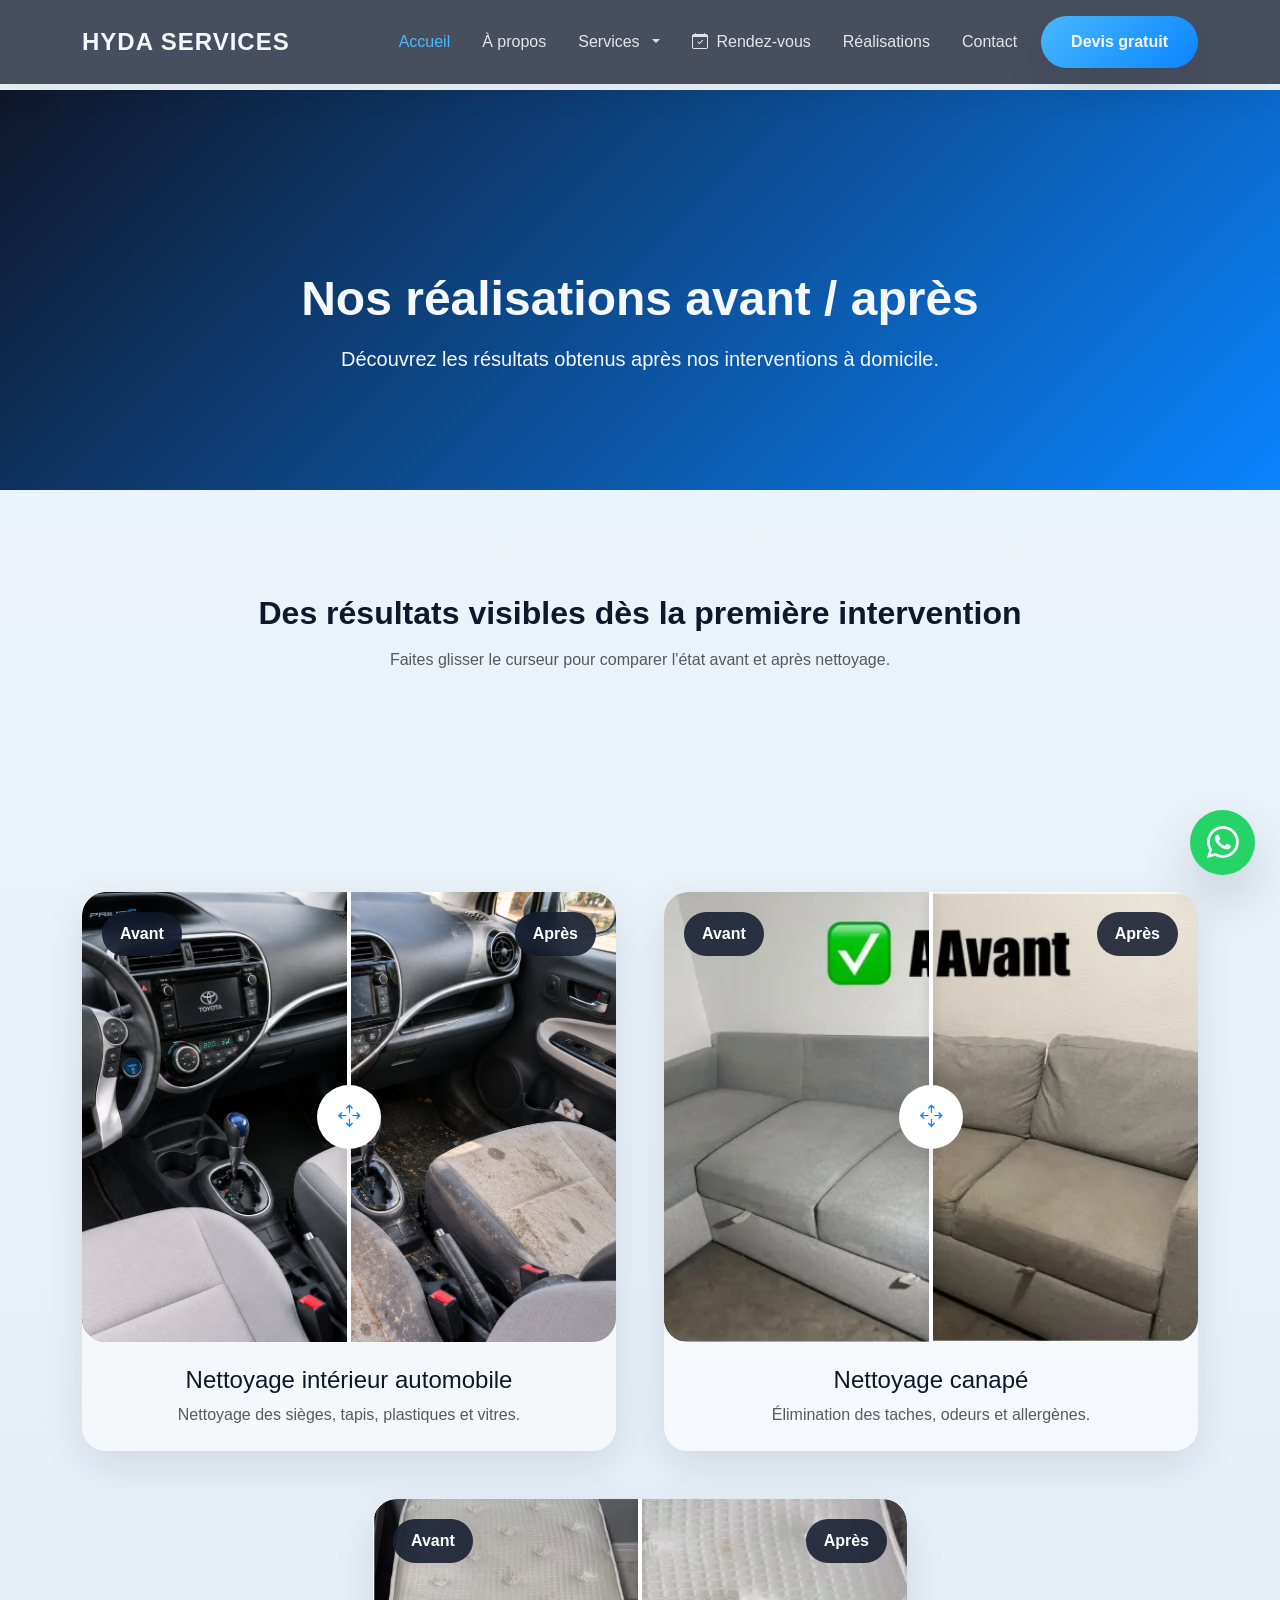
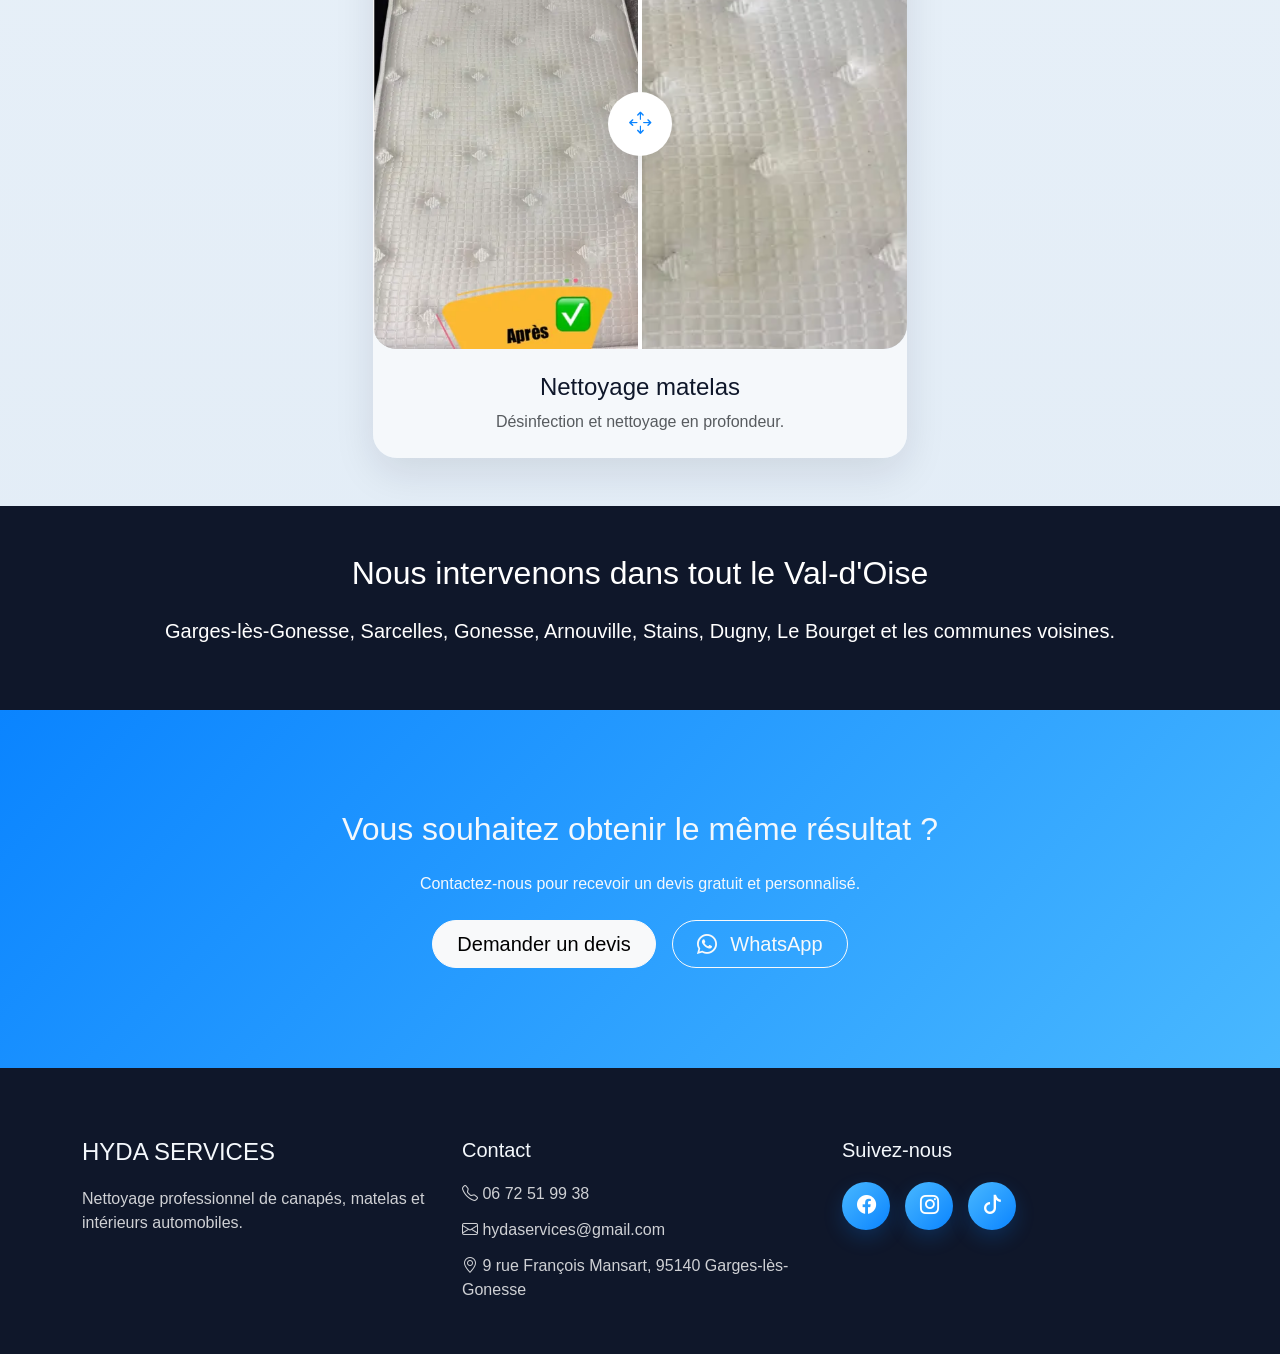
<file: portfolio.html>
<!DOCTYPE html>
<html lang="fr">

<head>

    <meta charset="UTF-8">
    <meta name="viewport" content="width=device-width, initial-scale=1.0">

    <title>Réalisations avant/après | Nettoyage canapé et voiture à Garges-lès-Gonesse | HYDA SERVICES</title>

    <meta name="description"
        content="Découvrez les résultats avant/après de HYDA SERVICES : nettoyage de canapés, matelas et intérieurs automobiles à Garges-lès-Gonesse, Sarcelles, Gonesse et dans tout le Val-d'Oise.">

    <meta name="keywords"
        content="avant après nettoyage canapé, nettoyage matelas Garges-lès-Gonesse, nettoyage voiture Val-d'Oise, nettoyage canapé Sarcelles, nettoyage textile à domicile">

    <link rel="canonical" href="https://www.hydaservices.fr/portfolio.html">


    <!-- Bootstrap -->

    <link href="https://cdn.jsdelivr.net/npm/bootstrap@5.3.7/dist/css/bootstrap.min.css" rel="stylesheet">

    <!-- Bootstrap Icons -->

    <link rel="stylesheet" href="https://cdn.jsdelivr.net/npm/bootstrap-icons@1.13.1/font/bootstrap-icons.min.css">

    <!-- CSS -->

    <link rel="stylesheet" href="/css/style.css">

    <!-- Favicon -->
    <link rel="icon" href="/assets/icons/favicon.ico" sizes="any">
    <link rel="icon" type="image/png" sizes="32x32" href="/assets/icons/favicon-32x32.png">
    <link rel="icon" type="image/png" sizes="16x16" href="/assets/icons/favicon-16x16.png">
    <link rel="apple-touch-icon" href="/assets/icons/apple-touch-icon.png">
    <link rel="manifest" href="/assets/icons/site.webmanifest">

</head>

<body>

    <!-- Navbar -->

    <nav class="navbar navbar-expand-lg navbar-dark fixed-top glass-nav">

        <div class="container">

            <a class="navbar-brand fw-bold" href="index.html">
                HYDA SERVICES
            </a>

            <button class="navbar-toggler" type="button" data-bs-toggle="collapse" data-bs-target="#navbarContent"
                aria-controls="navbarContent" aria-expanded="false" aria-label="Ouvrir le menu">

                <span class="navbar-toggler-icon"></span>

            </button>

            <div class="collapse navbar-collapse" id="navbarContent">

                 <ul class="navbar-nav ms-auto align-items-lg-center">

                    <li class="nav-item">
                        <a class="nav-link active" href="/index.html">
                            Accueil
                        </a>
                    </li>

                    <li class="nav-item">
                        <a class="nav-link" href="/about.html">
                            À propos
                        </a>
                    </li>

                    <li class="nav-item dropdown">

                        <a class="nav-link dropdown-toggle" href="#" id="servicesDropdown" role="button"
                            data-bs-toggle="dropdown" aria-expanded="false">

                            Services

                        </a>

                        <ul class="dropdown-menu dropdown-menu-dark">

                            <li>
                                <a class="dropdown-item" href="/services-maison.html">
                                    <i class="bi bi-house-door me-2"></i>
                                    Maison
                                </a>
                            </li>

                            <li>
                                <a class="dropdown-item" href="/services-automobile.html">
                                    <i class="bi bi-car-front me-2"></i>
                                    Automobile
                                </a>
                            </li>

                        </ul>

                    </li>

                    <li class="nav-item">
                        <a class="nav-link" href="/calandrier.html">
                            <i class="bi bi-calendar-check me-1"></i>
                            Rendez-vous
                        </a>
                    </li>

                    <li class="nav-item">
                        <a class="nav-link" href="/portfolio.html">
                            Réalisations
                        </a>
                    </li>

                    <li class="nav-item">
                        <a class="nav-link" href="/contact.html">
                            Contact
                        </a>
                    </li>

                    <li class="nav-item ms-lg-3">
                        <a href="/contact.html" class="btn btn-primary-custom">
                            Devis gratuit
                        </a>
                    </li>

                </ul>

            </div>

        </div>

    </nav>

    <!-- Header -->

    <section class="page-header">

        <div class="container text-center">

            <h1>Nos réalisations avant / après</h1>

            <p class="lead mt-3">

                Découvrez les résultats obtenus après nos interventions à domicile.

            </p>

        </div>

    </section>

    <!-- Intro -->

    <section>

        <div class="container text-center">

            <div class="section-title reveal">

                <h2 class="mt-4">

                    Des résultats visibles dès la première intervention

                </h2>

                <p class="mt-3 text-muted">

                    Faites glisser le curseur pour comparer l'état avant et après nettoyage.

                </p>

            </div>

        </div>

    </section>

    <!-- Galerie -->

    <section class="pb-5">

        <div class="container">

            <div class="row g-5">

                <!-- Automobile -->

                <div class="col-lg-6">

                    <div class="portfolio-card reveal">

                        <div class="before-after-container">

                            <img src="images/avant-auto.jpg" alt="Intérieur voiture avant nettoyage" class="base-image">

                            <div class="overlay-wrapper">

                                <img src="images/apres-auto.jpg" alt="Intérieur voiture après nettoyage"
                                    class="overlay-image">

                            </div>

                            <input type="range" class="slider" min="0" max="100" value="50">

                            <div class="slider-line"></div>

                            <div class="slider-button">

                                <i class="bi bi-arrows-move"></i>

                            </div>

                            <span class="label-before">Avant</span>

                            <span class="label-after">Après</span>

                        </div>

                        <div class="p-4 text-center">

                            <h4>Nettoyage intérieur automobile</h4>

                            <p class="text-muted mb-0">

                                Nettoyage des sièges, tapis, plastiques et vitres.

                            </p>

                        </div>

                    </div>

                </div>

                <!-- Canapé -->

                <div class="col-lg-6">

                    <div class="portfolio-card reveal">

                        <div class="before-after-container">

                            <img src="images/avant-canape.webp" alt="Canapé avant nettoyage" class="base-image">

                            <div class="overlay-wrapper">

                                <img src="images/apres-canape.webp" alt="Canapé après nettoyage" class="overlay-image">

                            </div>

                            <input type="range" class="slider" min="0" max="100" value="50">

                            <div class="slider-line"></div>

                            <div class="slider-button">

                                <i class="bi bi-arrows-move"></i>

                            </div>

                            <span class="label-before">Avant</span>

                            <span class="label-after">Après</span>

                        </div>

                        <div class="p-4 text-center">

                            <h4>Nettoyage canapé</h4>

                            <p class="text-muted mb-0">

                                Élimination des taches, odeurs et allergènes.

                            </p>

                        </div>

                    </div>

                </div>

                <!-- Matelas -->

                <div class="col-lg-6 offset-lg-3">

                    <div class="portfolio-card reveal">

                        <div class="before-after-container">

                            <img src="images/avant-matelas.webp" alt="Matelas avant nettoyage" class="base-image">

                            <div class="overlay-wrapper">

                                <img src="images/apres-matelas.webp" alt="Matelas après nettoyage"
                                    class="overlay-image">

                            </div>

                            <input type="range" class="slider" min="0" max="100" value="50">

                            <div class="slider-line"></div>

                            <div class="slider-button">

                                <i class="bi bi-arrows-move"></i>

                            </div>

                            <span class="label-before">Avant</span>

                            <span class="label-after">Après</span>

                        </div>

                        <div class="p-4 text-center">

                            <h4>Nettoyage matelas</h4>

                            <p class="text-muted mb-0">

                                Désinfection et nettoyage en profondeur.

                            </p>

                        </div>

                    </div>

                </div>

            </div>

        </div>

    </section>

    <!-- Zone d'intervention -->

    <section class="stats-section py-5">

        <div class="container text-center text-white">

            <h2 class="mb-4">

                Nous intervenons dans tout le Val-d'Oise

            </h2>

            <p class="lead">

                Garges-lès-Gonesse, Sarcelles, Gonesse, Arnouville, Stains, Dugny, Le Bourget et les communes voisines.

            </p>

        </div>

    </section>

    <!-- CTA -->

    <section class="cta-section">

        <div class="container text-center">

            <h2 class="mb-4">

                Vous souhaitez obtenir le même résultat ?

            </h2>

            <p class="mb-4">

                Contactez-nous pour recevoir un devis gratuit et personnalisé.

            </p>

            <div class="d-flex flex-wrap justify-content-center gap-3">

                <a href="contact.html" class="btn btn-light btn-lg rounded-pill px-4">

                    Demander un devis

                </a>

                <a href="https://wa.me/33672519938" target="_blank"
                    class="btn btn-outline-light btn-lg rounded-pill px-4">

                    <i class="bi bi-whatsapp me-2"></i>

                    WhatsApp

                </a>

            </div>

        </div>

    </section>

    <!-- Footer -->

    <footer class="footer">

        <div class="container">

            <div class="row gy-4">

                <div class="col-lg-4">

                    <h4>HYDA SERVICES</h4>

                    <p>

                        Nettoyage professionnel de canapés, matelas et intérieurs automobiles.

                    </p>

                </div>

                <div class="col-lg-4">

                    <h5>Contact</h5>

                    <p><i class="bi bi-telephone"></i> 06 72 51 99 38</p>

                    <p><i class="bi bi-envelope"></i> hydaservices@gmail.com</p>

                    <p>

                        <i class="bi bi-geo-alt"></i>

                        9 rue François Mansart, 95140 Garges-lès-Gonesse

                    </p>

                </div>

                <div class="col-lg-4">

                    <h5>Suivez-nous</h5>

                    <div class="social-links">

                        <a href="#"><i class="bi bi-facebook"></i></a>
                        <a href="#"><i class="bi bi-instagram"></i></a>
                        <a href="#"><i class="bi bi-tiktok"></i></a>

                    </div>

                </div>

            </div>

        </div>

    </footer>

    <!-- WhatsApp -->

    <a href="https://wa.me/33672519938" class="whatsapp-btn" target="_blank"
        aria-label="Contacter HYDA SERVICES sur WhatsApp">

        <i class="bi bi-whatsapp"></i>

    </a>

    <!-- Bootstrap JS -->

    <script src="https://cdn.jsdelivr.net/npm/bootstrap@5.3.7/dist/js/bootstrap.bundle.min.js"></script>

    <!-- JS -->

    <script src="/js/script.js"></script>

</body>

</html>
</file>
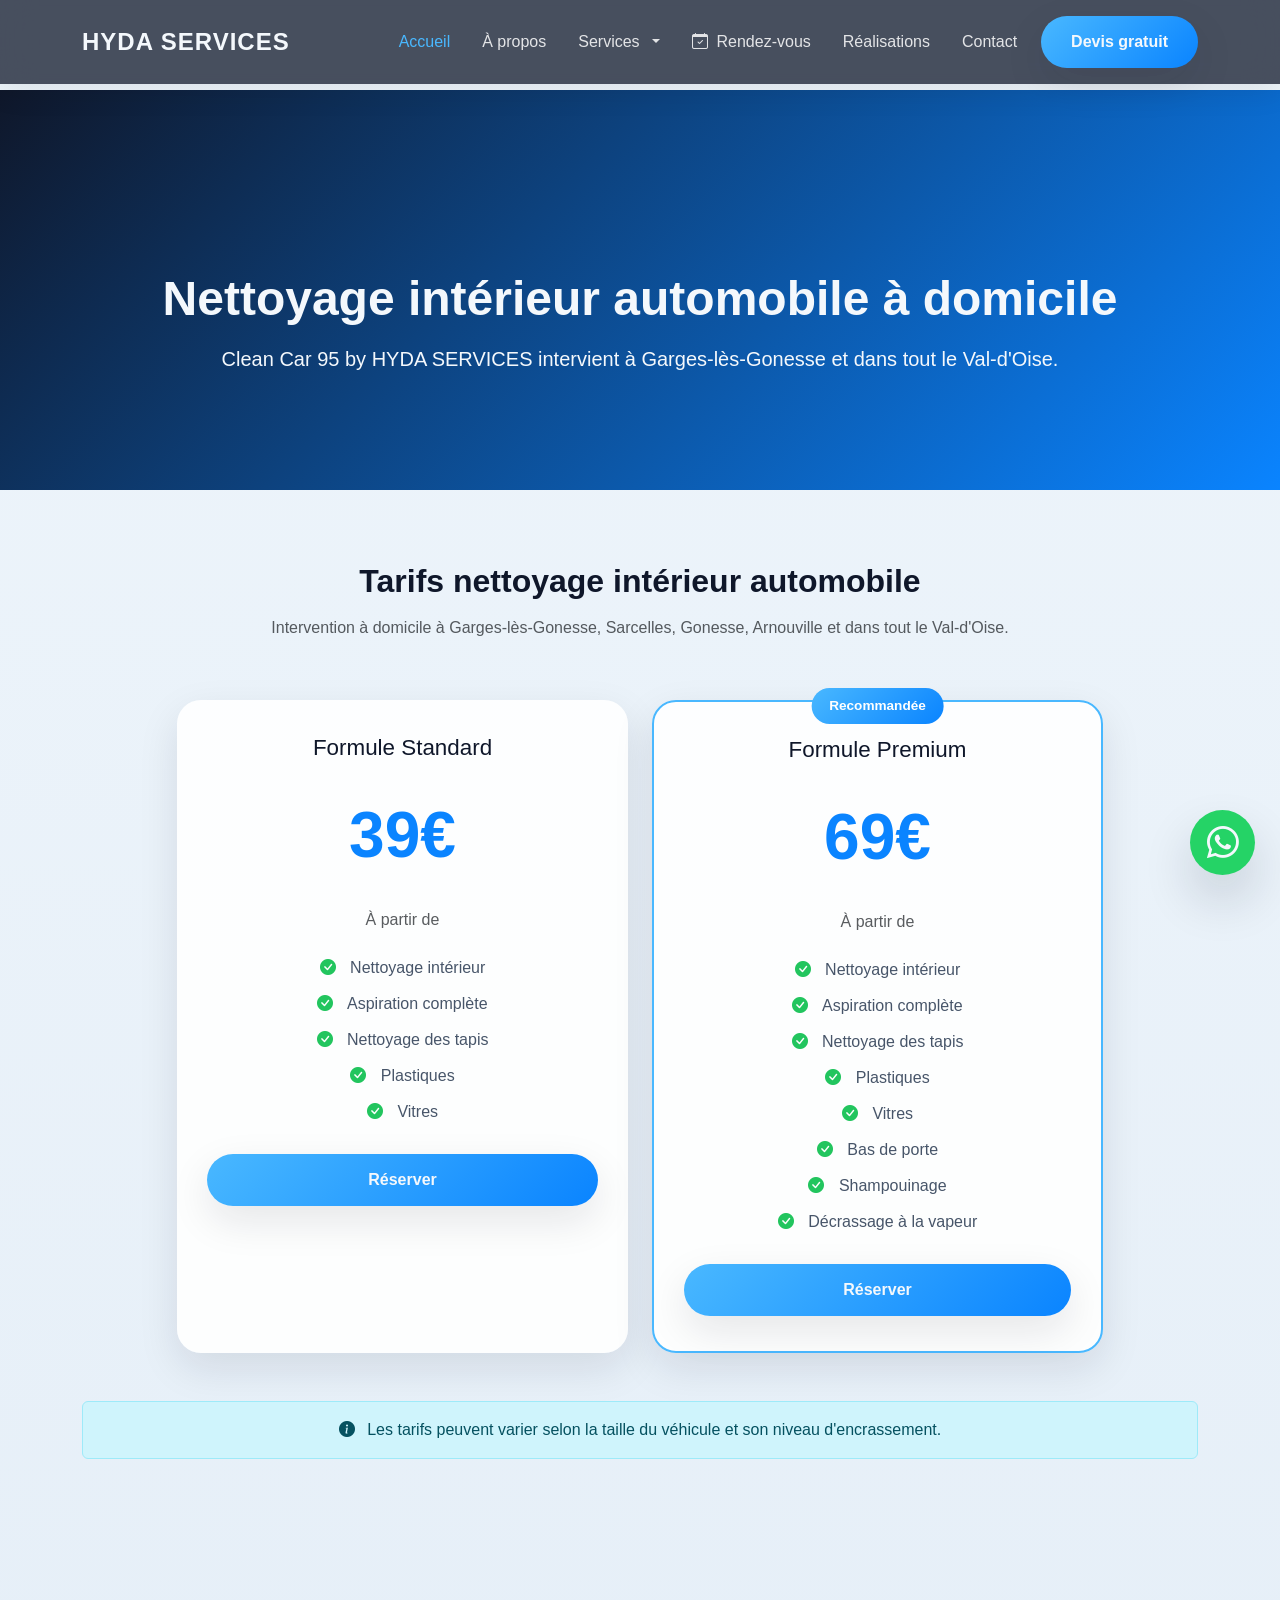
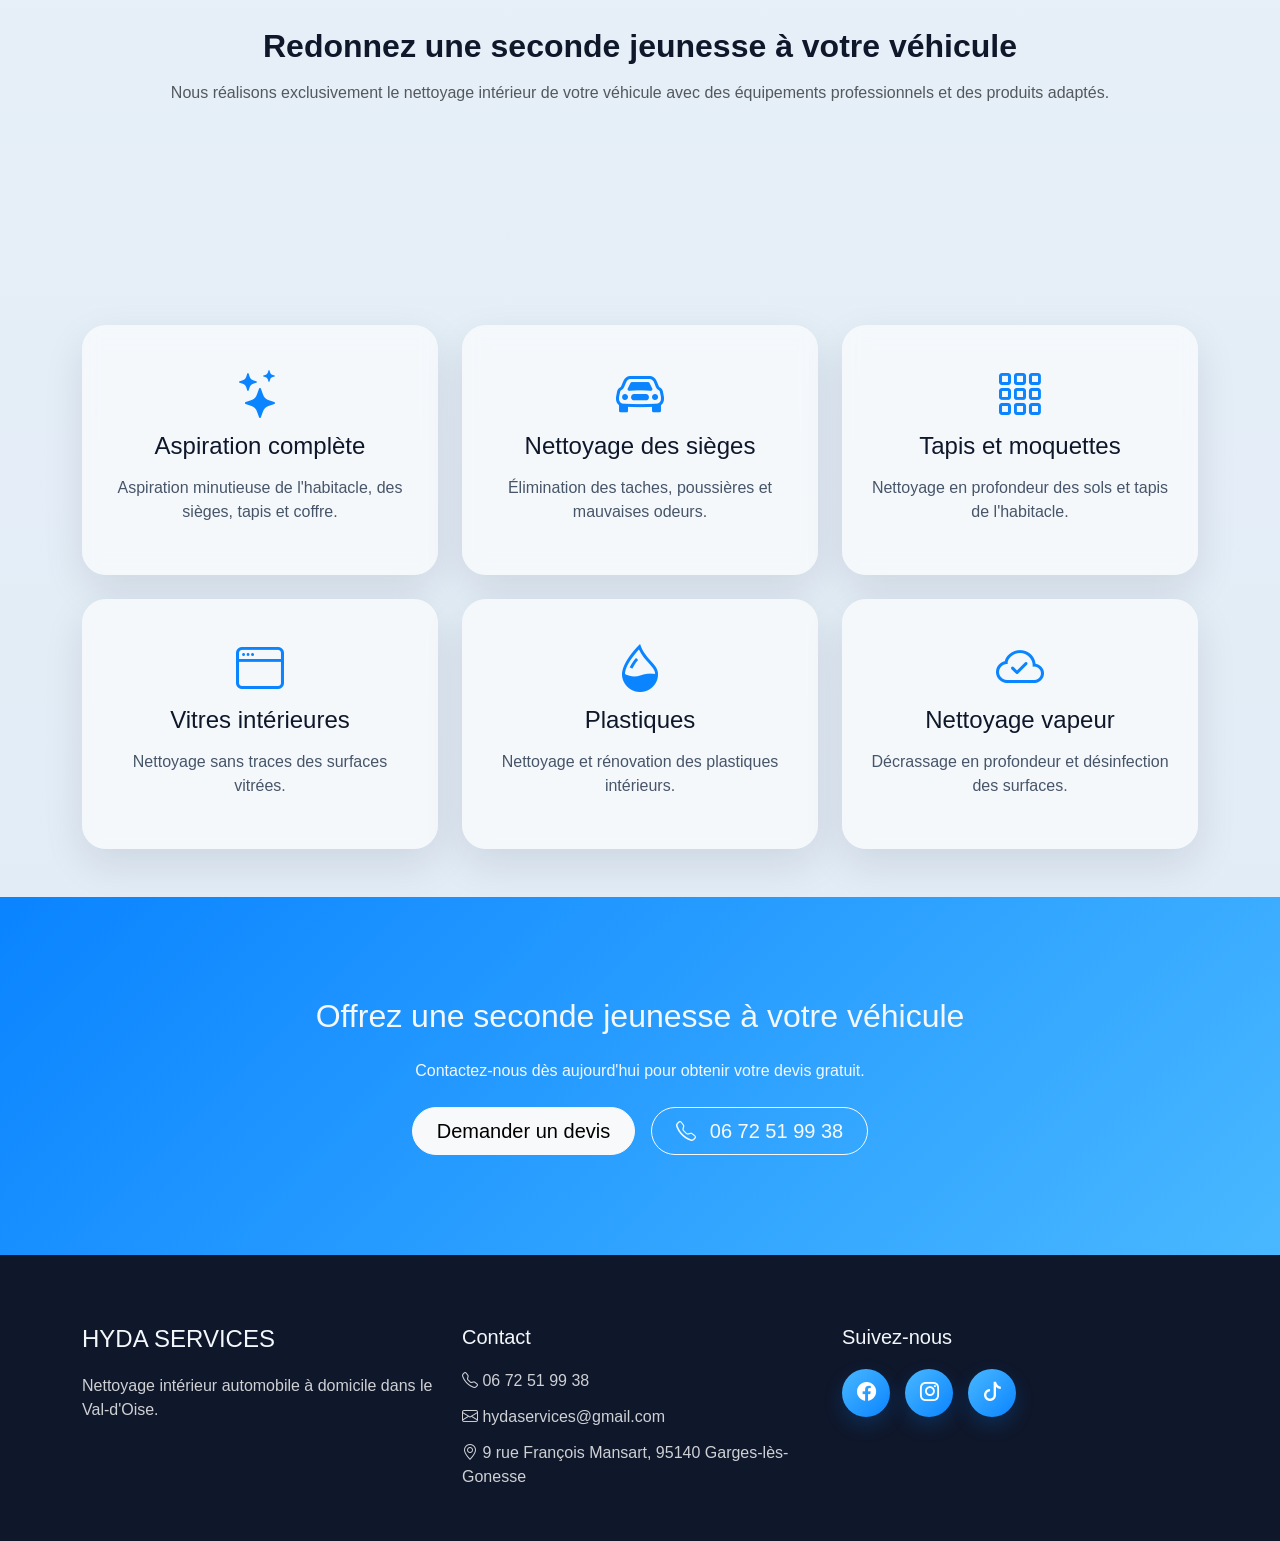
<file: services-automobile.html>
<!DOCTYPE html>
<html lang="fr">

<head>

    <meta charset="UTF-8">
    <meta name="viewport" content="width=device-width, initial-scale=1.0">

    <title>Nettoyage intérieur voiture à Garges-lès-Gonesse | Clean Car 95 - HYDA SERVICES</title>

    <meta name="description"
        content="Nettoyage intérieur automobile à domicile à Garges-lès-Gonesse, Sarcelles, Gonesse et dans le Val-d'Oise. Aspiration, sièges, tapis, plastiques, vitres, shampouinage et nettoyage vapeur.">

    <meta name="keywords"
        content="nettoyage intérieur voiture, nettoyage voiture Garges-lès-Gonesse, nettoyage siège voiture, nettoyage automobile à domicile, nettoyage vapeur voiture, Clean Car 95">

    <link rel="canonical" href="https://www.hydaservices.fr/services-automobile.html">


    <!-- Bootstrap 5 -->

    <link href="https://cdn.jsdelivr.net/npm/bootstrap@5.3.7/dist/css/bootstrap.min.css" rel="stylesheet">

    <!-- Bootstrap Icons -->

    <link rel="stylesheet" href="https://cdn.jsdelivr.net/npm/bootstrap-icons@1.13.1/font/bootstrap-icons.min.css">

    <!-- CSS -->

    <link rel="stylesheet" href="/css/style.css">

    <!-- Favicon -->
    <link rel="icon" href="/assets/icons/favicon.ico" sizes="any">
    <link rel="icon" type="image/png" sizes="32x32" href="/assets/icons/favicon-32x32.png">
    <link rel="icon" type="image/png" sizes="16x16" href="/assets/icons/favicon-16x16.png">
    <link rel="apple-touch-icon" href="/assets/icons/apple-touch-icon.png">
    <link rel="manifest" href="/assets/icons/site.webmanifest">

</head>

<body>

    <!-- Navbar -->

    <nav class="navbar navbar-expand-lg navbar-dark fixed-top glass-nav">

        <div class="container">

            <a class="navbar-brand fw-bold" href="index.html">
                HYDA SERVICES
            </a>

            <button class="navbar-toggler" type="button" data-bs-toggle="collapse" data-bs-target="#navbarContent"
                aria-controls="navbarContent" aria-expanded="false" aria-label="Ouvrir le menu">

                <span class="navbar-toggler-icon"></span>

            </button>

            <div class="collapse navbar-collapse" id="navbarContent">

                <ul class="navbar-nav ms-auto align-items-lg-center">

                    <li class="nav-item">
                        <a class="nav-link active" href="/index.html">
                            Accueil
                        </a>
                    </li>

                    <li class="nav-item">
                        <a class="nav-link" href="/about.html">
                            À propos
                        </a>
                    </li>

                    <li class="nav-item dropdown">

                        <a class="nav-link dropdown-toggle" href="#" id="servicesDropdown" role="button"
                            data-bs-toggle="dropdown" aria-expanded="false">

                            Services

                        </a>

                        <ul class="dropdown-menu dropdown-menu-dark">

                            <li>
                                <a class="dropdown-item" href="/services-maison.html">
                                    <i class="bi bi-house-door me-2"></i>
                                    Maison
                                </a>
                            </li>

                            <li>
                                <a class="dropdown-item" href="/services-automobile.html">
                                    <i class="bi bi-car-front me-2"></i>
                                    Automobile
                                </a>
                            </li>

                        </ul>

                    </li>

                    <li class="nav-item">
                        <a class="nav-link" href="/calandrier.html">
                            <i class="bi bi-calendar-check me-1"></i>
                            Rendez-vous
                        </a>
                    </li>

                    <li class="nav-item">
                        <a class="nav-link" href="/portfolio.html">
                            Réalisations
                        </a>
                    </li>

                    <li class="nav-item">
                        <a class="nav-link" href="/contact.html">
                            Contact
                        </a>
                    </li>

                    <li class="nav-item ms-lg-3">
                        <a href="/contact.html" class="btn btn-primary-custom">
                            Devis gratuit
                        </a>
                    </li>

                </ul>

            </div>

        </div>

    </nav>

    <!-- Header -->

    <section class="page-header">

        <div class="container text-center">

            <h1>Nettoyage intérieur automobile à domicile</h1>

            <p class="lead mt-3">

                Clean Car 95 by HYDA SERVICES intervient à Garges-lès-Gonesse et dans tout le Val-d'Oise.

            </p>

        </div>

    </section>

    <!-- Tarifs -->

    <section class="pricing-section py-5">

        <div class="container">

            <div class="section-title text-center reveal">

                <h2 class="mt-4">

                    Tarifs nettoyage intérieur automobile

                </h2>

                <p class="text-muted mt-3">

                    Intervention à domicile à Garges-lès-Gonesse, Sarcelles, Gonesse, Arnouville et dans tout le
                    Val-d'Oise.

                </p>

            </div>

            <div class="row g-4 justify-content-center">

                <div class="col-lg-5">

                    <div class="pricing-card reveal">

                        <h3>Formule Standard</h3>

                        <div class="price">39€</div>

                        <p class="text-muted mb-4">

                            À partir de

                        </p>

                        <ul>

                            <li><i class="bi bi-check-circle-fill"></i> Nettoyage intérieur</li>
                            <li><i class="bi bi-check-circle-fill"></i> Aspiration complète</li>
                            <li><i class="bi bi-check-circle-fill"></i> Nettoyage des tapis</li>
                            <li><i class="bi bi-check-circle-fill"></i> Plastiques</li>
                            <li><i class="bi bi-check-circle-fill"></i> Vitres</li>

                        </ul>

                        <a href="calandrier.html" class="btn btn-primary-custom w-100">

                            Réserver

                        </a>

                    </div>

                </div>

                <div class="col-lg-5">

                    <div class="pricing-card featured reveal">

                        <span class="popular-badge">

                            Recommandée

                        </span>

                        <h3>Formule Premium</h3>

                        <div class="price">69€</div>

                        <p class="text-muted mb-4">

                            À partir de

                        </p>

                        <ul>

                            <li><i class="bi bi-check-circle-fill"></i> Nettoyage intérieur</li>
                            <li><i class="bi bi-check-circle-fill"></i> Aspiration complète</li>
                            <li><i class="bi bi-check-circle-fill"></i> Nettoyage des tapis</li>
                            <li><i class="bi bi-check-circle-fill"></i> Plastiques</li>
                            <li><i class="bi bi-check-circle-fill"></i> Vitres</li>
                            <li><i class="bi bi-check-circle-fill"></i> Bas de porte</li>
                            <li><i class="bi bi-check-circle-fill"></i> Shampouinage</li>
                            <li><i class="bi bi-check-circle-fill"></i> Décrassage à la vapeur</li>

                        </ul>

                        <a href="calandrier.html" class="btn btn-primary-custom w-100">

                            Réserver

                        </a>

                    </div>

                </div>

            </div>

            <div class="alert alert-info text-center mt-5">

                <i class="bi bi-info-circle-fill me-2"></i>

                Les tarifs peuvent varier selon la taille du véhicule et son niveau d'encrassement.

            </div>

        </div>

    </section>
    <!-- Introduction -->

    <section>

        <div class="container text-center">

            <div class="section-title reveal">


                <h2 class="mt-4">

                    Redonnez une seconde jeunesse à votre véhicule

                </h2>

                <p class="mt-3 text-muted">

                    Nous réalisons exclusivement le nettoyage intérieur de votre véhicule avec des équipements
                    professionnels et des produits adaptés.

                </p>

            </div>

        </div>

    </section>

    <!-- Services -->

    <section class="pb-5">

        <div class="container">

            <div class="row g-4">

                <div class="col-md-6 col-lg-4">

                    <div class="service-card text-center reveal">

                        <i class="bi bi-stars service-icon"></i>

                        <h4>Aspiration complète</h4>

                        <p>

                            Aspiration minutieuse de l'habitacle, des sièges, tapis et coffre.

                        </p>

                    </div>

                </div>

                <div class="col-md-6 col-lg-4">

                    <div class="service-card text-center reveal">

                        <i class="bi bi-car-front service-icon"></i>

                        <h4>Nettoyage des sièges</h4>

                        <p>

                            Élimination des taches, poussières et mauvaises odeurs.

                        </p>

                    </div>

                </div>

                <div class="col-md-6 col-lg-4">

                    <div class="service-card text-center reveal">

                        <i class="bi bi-grid-3x3-gap service-icon"></i>

                        <h4>Tapis et moquettes</h4>

                        <p>

                            Nettoyage en profondeur des sols et tapis de l'habitacle.

                        </p>

                    </div>

                </div>

                <div class="col-md-6 col-lg-4">

                    <div class="service-card text-center reveal">

                        <i class="bi bi-window service-icon"></i>

                        <h4>Vitres intérieures</h4>

                        <p>

                            Nettoyage sans traces des surfaces vitrées.

                        </p>

                    </div>

                </div>

                <div class="col-md-6 col-lg-4">

                    <div class="service-card text-center reveal">

                        <i class="bi bi-droplet-half service-icon"></i>

                        <h4>Plastiques</h4>

                        <p>

                            Nettoyage et rénovation des plastiques intérieurs.

                        </p>

                    </div>

                </div>

                <div class="col-md-6 col-lg-4">

                    <div class="service-card text-center reveal">

                        <i class="bi bi-cloud-check service-icon"></i>

                        <h4>Nettoyage vapeur</h4>

                        <p>

                            Décrassage en profondeur et désinfection des surfaces.

                        </p>

                    </div>

                </div>

            </div>

        </div>

    </section>

    <!-- CTA -->

    <section class="cta-section">

        <div class="container text-center">

            <h2 class="mb-4">

                Offrez une seconde jeunesse à votre véhicule

            </h2>

            <p class="mb-4">

                Contactez-nous dès aujourd'hui pour obtenir votre devis gratuit.

            </p>

            <div class="d-flex flex-wrap justify-content-center gap-3">

                <a href="contact.html" class="btn btn-light btn-lg rounded-pill px-4">

                    Demander un devis

                </a>

                <a href="tel:+33672519938" class="btn btn-outline-light btn-lg rounded-pill px-4">

                    <i class="bi bi-telephone me-2"></i>

                    06 72 51 99 38

                </a>

            </div>

        </div>

    </section>

    <!-- Footer -->

    <footer class="footer">

        <div class="container">

            <div class="row gy-4">

                <div class="col-lg-4">

                    <h4>HYDA SERVICES</h4>

                    <p>

                        Nettoyage intérieur automobile à domicile dans le Val-d'Oise.

                    </p>

                </div>

                <div class="col-lg-4">

                    <h5>Contact</h5>

                    <p><i class="bi bi-telephone"></i> 06 72 51 99 38</p>

                    <p><i class="bi bi-envelope"></i> hydaservices@gmail.com</p>

                    <p>

                        <i class="bi bi-geo-alt"></i>

                        9 rue François Mansart, 95140 Garges-lès-Gonesse

                    </p>

                </div>

                <div class="col-lg-4">

                    <h5>Suivez-nous</h5>

                    <div class="social-links">

                        <a href="#"><i class="bi bi-facebook"></i></a>
                        <a href="#"><i class="bi bi-instagram"></i></a>
                        <a href="#"><i class="bi bi-tiktok"></i></a>

                    </div>

                </div>

            </div>

        </div>

    </footer>

    <!-- WhatsApp -->

    <a href="https://wa.me/33672519938" class="whatsapp-btn" target="_blank"
        aria-label="Contacter HYDA SERVICES sur WhatsApp">

        <i class="bi bi-whatsapp"></i>

    </a>

    <!-- Bootstrap JS -->

    <script src="https://cdn.jsdelivr.net/npm/bootstrap@5.3.7/dist/js/bootstrap.bundle.min.js"></script>

    <!-- JS -->

    <script src="/js/script.js"></script>

</body>

</html>
</file>
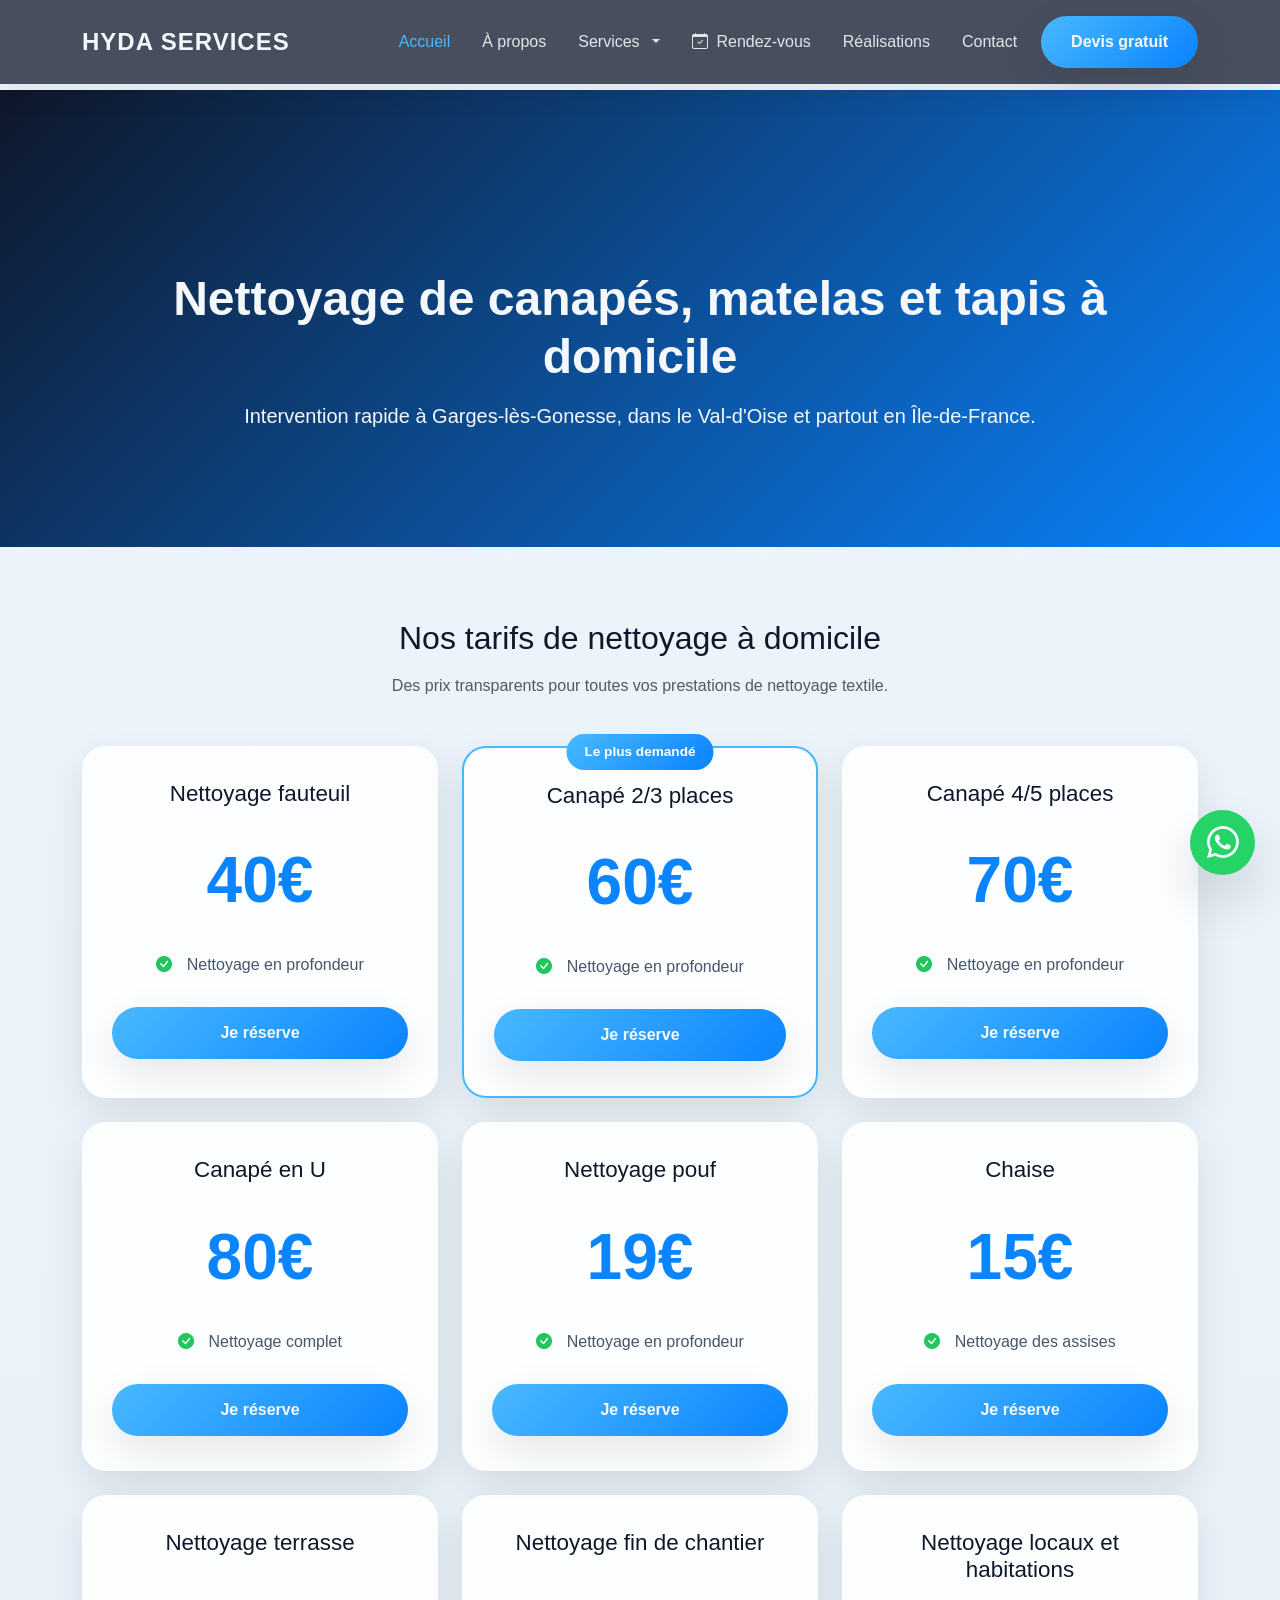
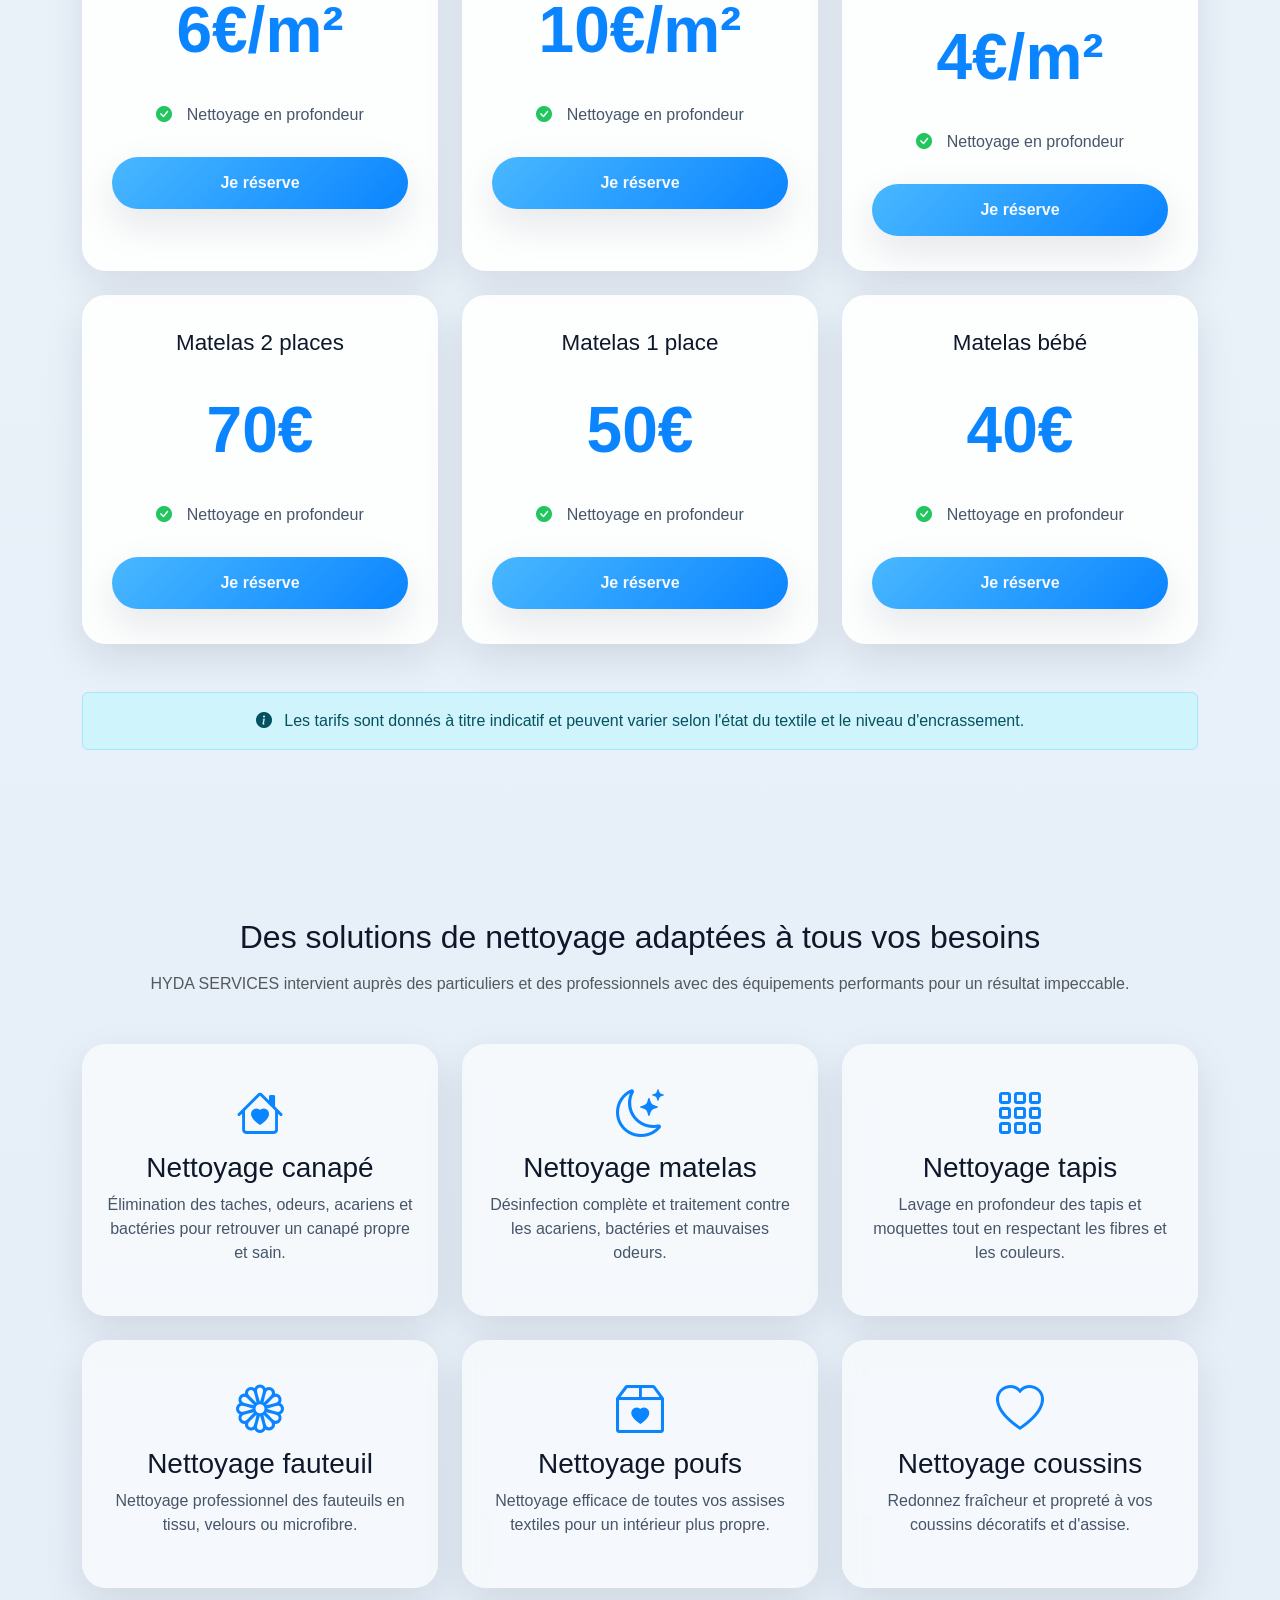
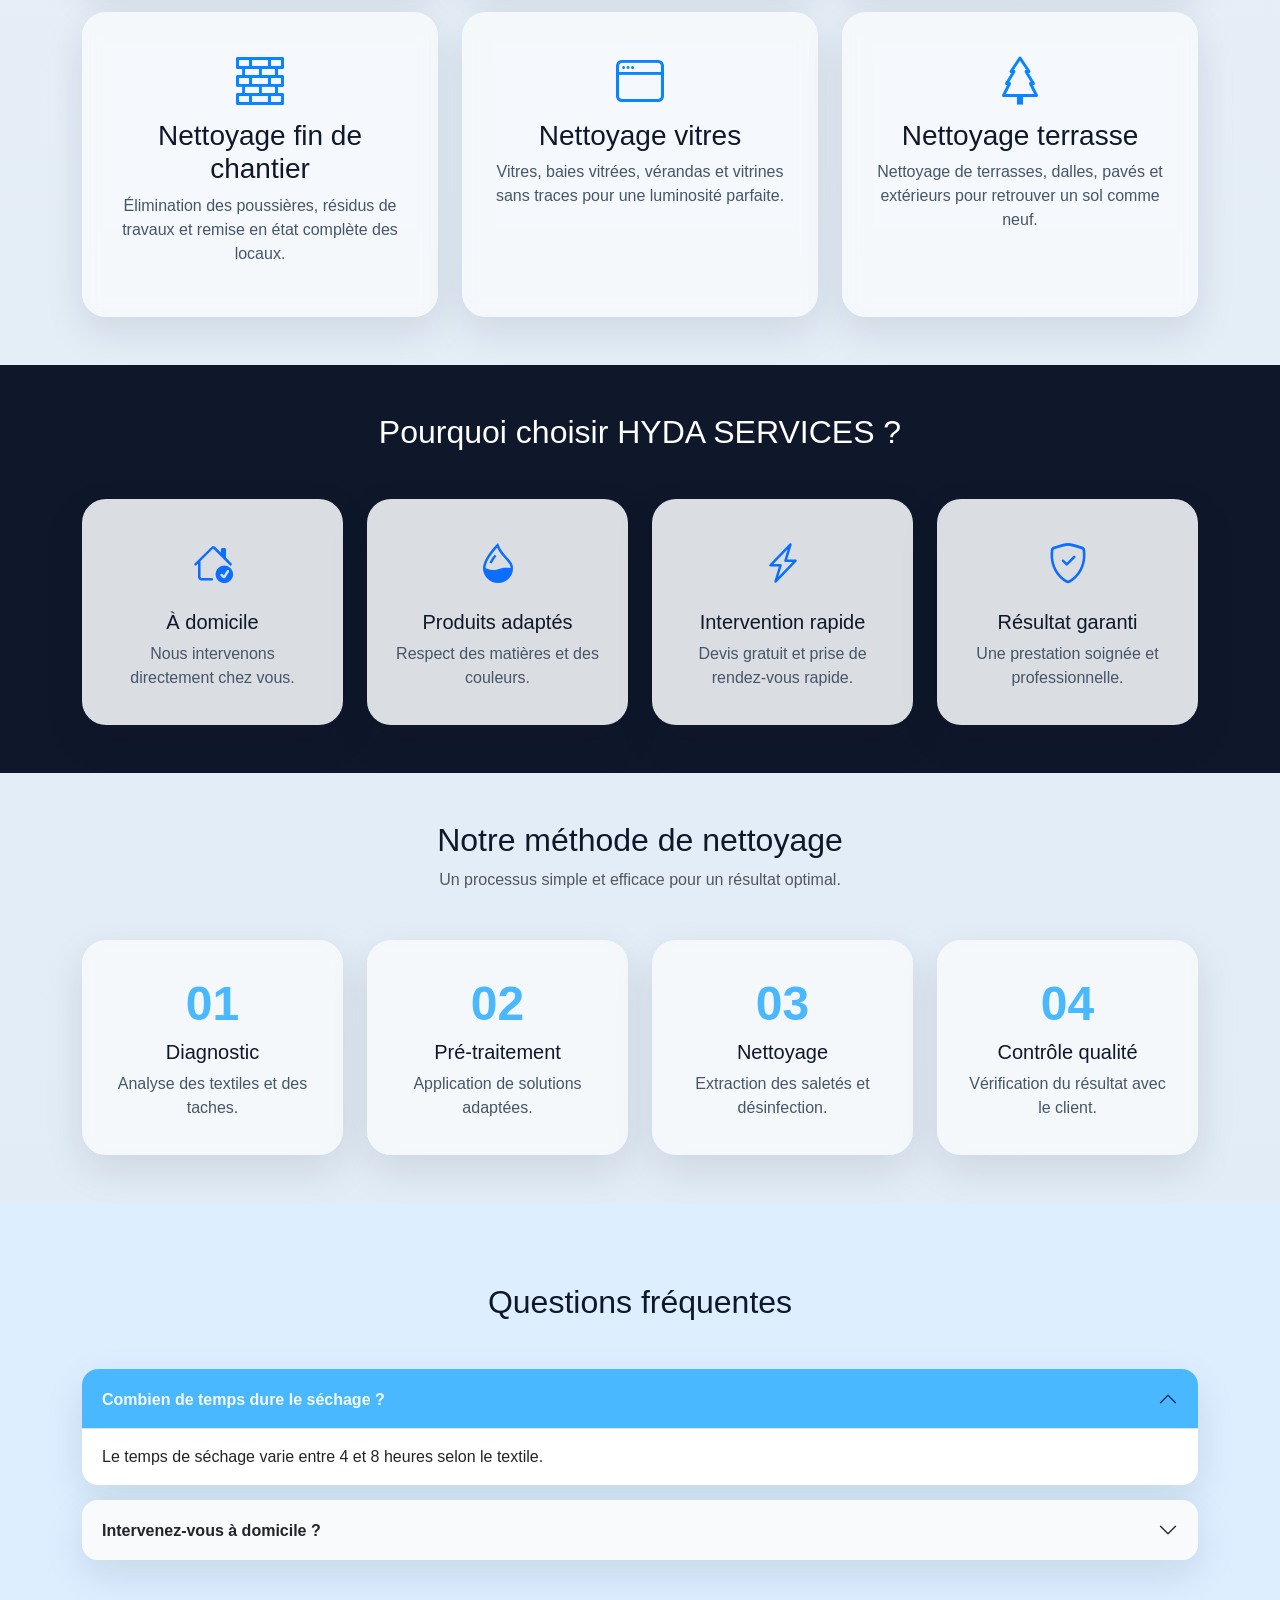
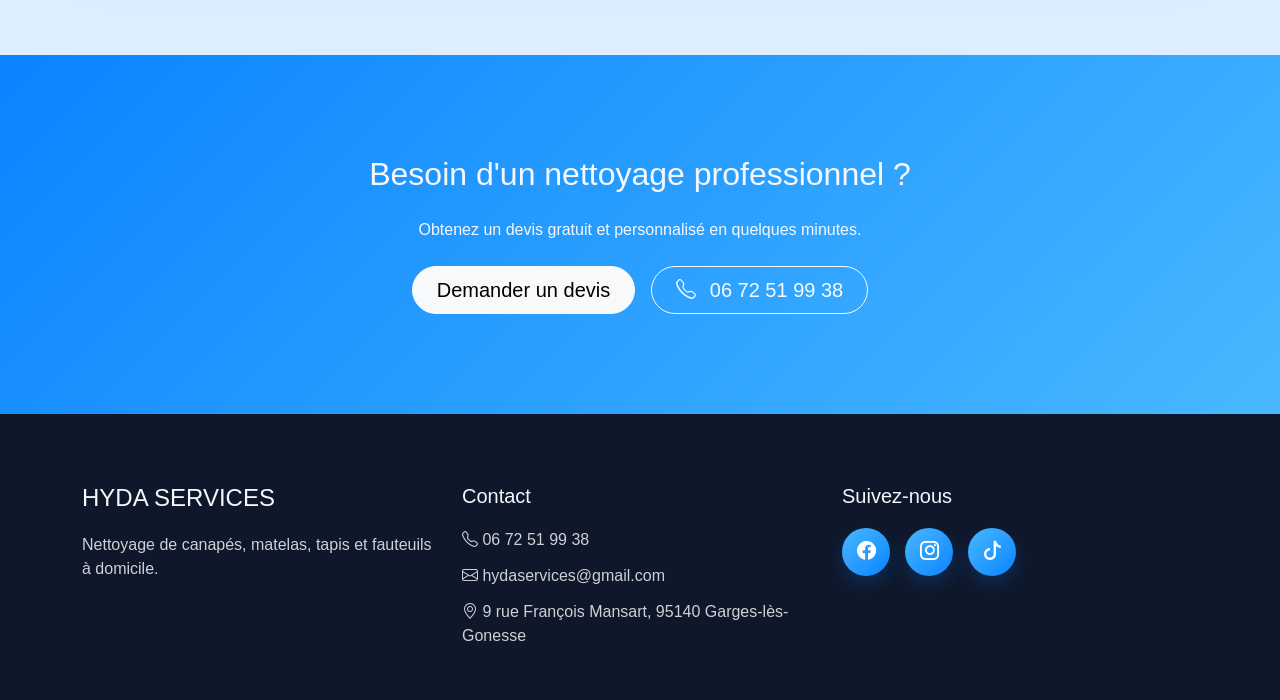
<file: services-maison.html>
<!DOCTYPE html>
<html lang="fr">

<head>

    <meta charset="UTF-8">
    <meta name="viewport" content="width=device-width, initial-scale=1.0">

    <title>Nettoyage canapé, matelas et tapis à Garges-lès-Gonesse | HYDA SERVICES</title>

    <meta name="description"
        content="HYDA SERVICES réalise le nettoyage de canapés, matelas, tapis, fauteuils, poufs et coussins à domicile à Garges-lès-Gonesse, dans le Val-d'Oise et en Île-de-France.">

    <meta name="author" content="HYDA SERVICES">

    <link rel="canonical" href="https://www.hydaservices.fr/services-maison.html">

    <!-- Open Graph -->

    <meta property="og:type" content="website">
    <meta property="og:locale" content="fr_FR">

    <meta property="og:title" content="Nettoyage de canapés et matelas à domicile | HYDA SERVICES">

    <meta property="og:description"
        content="Nettoyage professionnel de canapés, matelas, tapis et fauteuils à Garges-lès-Gonesse et dans le Val-d'Oise.">

    <meta property="og:url" content="https://www.hydaservices.fr/services-maison.html">

    <meta property="og:image" content="https://www.hydaservices.fr/images/hero-cleaning.webp">


    <!-- Bootstrap 5 -->

    <link href="https://cdn.jsdelivr.net/npm/bootstrap@5.3.7/dist/css/bootstrap.min.css" rel="stylesheet">

    <!-- Bootstrap Icons -->

    <link rel="stylesheet" href="https://cdn.jsdelivr.net/npm/bootstrap-icons@1.13.1/font/bootstrap-icons.min.css">

    <!-- CSS -->

    <link rel="stylesheet" href="/css/style.css">

    <!-- Favicon -->
    <link rel="icon" href="/assets/icons/favicon.ico" sizes="any">
    <link rel="icon" type="image/png" sizes="32x32" href="/assets/icons/favicon-32x32.png">
    <link rel="icon" type="image/png" sizes="16x16" href="/assets/icons/favicon-16x16.png">
    <link rel="apple-touch-icon" href="/assets/icons/apple-touch-icon.png">
    <link rel="manifest" href="/assets/icons/site.webmanifest">

    <!-- Données structurées -->

    <script type="application/ld+json">
    {
      "@context": "https://schema.org",
      "@type": "CleaningService",
      "name": "HYDA SERVICES",
      "url": "https://www.hydaservices.fr/",
      "telephone": "+33672519938",
      "email": "hydaservices@gmail.com",
      "address": {
        "@type": "PostalAddress",
        "streetAddress": "9 rue François Mansart",
        "postalCode": "95140",
        "addressLocality": "Garges-lès-Gonesse",
        "addressCountry": "FR"
      },
      "areaServed": [
        "Garges-lès-Gonesse",
        "Val-d'Oise",
        "Île-de-France"
      ]
    }
    </script>

</head>

<body>

    <!-- Navbar -->

    <nav class="navbar navbar-expand-lg navbar-dark fixed-top glass-nav">

        <div class="container">

            <a class="navbar-brand fw-bold" href="index.html">
                HYDA SERVICES
            </a>

            <button class="navbar-toggler" type="button" data-bs-toggle="collapse" data-bs-target="#navbarContent"
                aria-controls="navbarContent" aria-expanded="false" aria-label="Ouvrir le menu">

                <span class="navbar-toggler-icon"></span>

            </button>

            <div class="collapse navbar-collapse" id="navbarContent">

                 <ul class="navbar-nav ms-auto align-items-lg-center">

                    <li class="nav-item">
                        <a class="nav-link active" href="/index.html">
                            Accueil
                        </a>
                    </li>

                    <li class="nav-item">
                        <a class="nav-link" href="/about.html">
                            À propos
                        </a>
                    </li>

                    <li class="nav-item dropdown">

                        <a class="nav-link dropdown-toggle" href="#" id="servicesDropdown" role="button"
                            data-bs-toggle="dropdown" aria-expanded="false">

                            Services

                        </a>

                        <ul class="dropdown-menu dropdown-menu-dark">

                            <li>
                                <a class="dropdown-item" href="/services-maison.html">
                                    <i class="bi bi-house-door me-2"></i>
                                    Maison
                                </a>
                            </li>

                            <li>
                                <a class="dropdown-item" href="/services-automobile.html">
                                    <i class="bi bi-car-front me-2"></i>
                                    Automobile
                                </a>
                            </li>

                        </ul>

                    </li>

                    <li class="nav-item">
                        <a class="nav-link" href="/calandrier.html">
                            <i class="bi bi-calendar-check me-1"></i>
                            Rendez-vous
                        </a>
                    </li>

                    <li class="nav-item">
                        <a class="nav-link" href="/portfolio.html">
                            Réalisations
                        </a>
                    </li>

                    <li class="nav-item">
                        <a class="nav-link" href="/contact.html">
                            Contact
                        </a>
                    </li>

                    <li class="nav-item ms-lg-3">
                        <a href="/contact.html" class="btn btn-primary-custom">
                            Devis gratuit
                        </a>
                    </li>

                </ul>

            </div>

        </div>

    </nav>

    <!-- Header -->

    <section class="page-header">

        <div class="container text-center">

            <h1>Nettoyage de canapés, matelas et tapis à domicile</h1>

            <p class="lead mt-3">
                Intervention rapide à Garges-lès-Gonesse, dans le Val-d'Oise et partout en Île-de-France.
            </p>

        </div>

    </section>

    <!-- Tarifs -->

    <section class="pricing-section py-5">

        <div class="container">

            <div class="text-center mb-5 reveal">


                <h2 class="mt-4">
                    Nos tarifs de nettoyage à domicile
                </h2>

                <p class="text-muted mt-3">

                    Des prix transparents pour toutes vos prestations de nettoyage textile.

                </p>

            </div>

            <div class="row g-4">

                <div class="col-md-6 col-lg-4">

                    <div class="pricing-card reveal">

                        <h3>Nettoyage fauteuil</h3>

                        <div class="price">40€</div>

                        <ul>

                            <li>
                                <i class="bi bi-check-circle-fill"></i>
                                Nettoyage en profondeur
                            </li>

                        </ul>

                        <a href="calandrier.html" class="btn btn-primary-custom w-100">

                            Je réserve

                        </a>

                    </div>

                </div>

                <div class="col-md-6 col-lg-4">

                    <div class="pricing-card featured reveal">

                        <span class="popular-badge">

                            Le plus demandé

                        </span>

                        <h3>Canapé 2/3 places</h3>

                        <div class="price">60€</div>

                        <ul>

                            <li>
                                <i class="bi bi-check-circle-fill"></i>
                                Nettoyage en profondeur
                            </li>

                        </ul>

                        <a href="calandrier.html" class="btn btn-primary-custom w-100">

                            Je réserve

                        </a>

                    </div>

                </div>

                <div class="col-md-6 col-lg-4">

                    <div class="pricing-card reveal">

                        <h3>Canapé 4/5 places</h3>

                        <div class="price">70€</div>

                        <ul>

                            <li>
                                <i class="bi bi-check-circle-fill"></i>
                                Nettoyage en profondeur
                            </li>

                        </ul>

                        <a href="calandrier.html" class="btn btn-primary-custom w-100">

                            Je réserve

                        </a>

                    </div>

                </div>

                <div class="col-md-6 col-lg-4">

                    <div class="pricing-card reveal">

                        <h3>Canapé en U</h3>

                        <div class="price">80€</div>

                        <ul>

                            <li>
                                <i class="bi bi-check-circle-fill"></i>
                                Nettoyage complet
                            </li>

                        </ul>

                        <a href="calandrier.html" class="btn btn-primary-custom w-100">

                            Je réserve

                        </a>

                    </div>

                </div>

                <div class="col-md-6 col-lg-4">

                    <div class="pricing-card reveal">

                        <h3>Nettoyage pouf</h3>

                        <div class="price">19€</div>

                        <ul>

                            <li>
                                <i class="bi bi-check-circle-fill"></i>
                                Nettoyage en profondeur
                            </li>

                        </ul>

                        <a href="calandrier.html" class="btn btn-primary-custom w-100">

                            Je réserve

                        </a>

                    </div>

                </div>

                <div class="col-md-6 col-lg-4">

                    <div class="pricing-card reveal">

                        <h3>Chaise</h3>

                        <div class="price">15€</div>

                        <ul>

                            <li>
                                <i class="bi bi-check-circle-fill"></i>
                                Nettoyage des assises
                            </li>

                        </ul>

                        <a href="calandrier.html" class="btn btn-primary-custom w-100">

                            Je réserve

                        </a>

                    </div>

                </div>
                <div class="col-md-6 col-lg-4">

                    <div class="pricing-card reveal">

                        <h3>Nettoyage terrasse</h3>

                        <div class="price">6€/m²</div>

                        <ul>

                            <li>
                                <i class="bi bi-check-circle-fill"></i>
                                Nettoyage en profondeur
                            </li>

                        </ul>

                        <a href="calandrier.html" class="btn btn-primary-custom w-100">

                            Je réserve

                        </a>

                    </div>

                </div>
                                <div class="col-md-6 col-lg-4">

                    <div class="pricing-card reveal">

                        <h3>Nettoyage fin de chantier</h3>

                        <div class="price">10€/m²</div>

                        <ul>

                            <li>
                                <i class="bi bi-check-circle-fill"></i>
                                Nettoyage en profondeur
                            </li>

                        </ul>

                        <a href="calandrier.html" class="btn btn-primary-custom w-100">

                            Je réserve

                        </a>

                    </div>

                </div>
                                <div class="col-md-6 col-lg-4">

                    <div class="pricing-card reveal">

                        <h3>Nettoyage locaux et habitations</h3>

                        <div class="price">4€/m²</div>

                        <ul>

                            <li>
                                <i class="bi bi-check-circle-fill"></i>
                                Nettoyage en profondeur
                            </li>

                        </ul>

                        <a href="calandrier.html" class="btn btn-primary-custom w-100">

                            Je réserve

                        </a>

                    </div>

                </div>
                <div class="col-md-6 col-lg-4">

                    <div class="pricing-card reveal">

                        <h3>Matelas 2 places</h3>

                        <div class="price">70€</div>

                        <ul>

                            <li>
                                <i class="bi bi-check-circle-fill"></i>
                                Nettoyage en profondeur
                            </li>

                        </ul>

                        <a href="calandrier.html" class="btn btn-primary-custom w-100">

                            Je réserve

                        </a>

                    </div>

                </div>
                <div class="col-md-6 col-lg-4">

                    <div class="pricing-card reveal">

                        <h3>Matelas 1 place</h3>

                        <div class="price">50€</div>

                        <ul>

                            <li>
                                <i class="bi bi-check-circle-fill"></i>
                                Nettoyage en profondeur
                            </li>

                        </ul>

                        <a href="calandrier.html" class="btn btn-primary-custom w-100">

                            Je réserve

                        </a>

                    </div>

                </div>
                <div class="col-md-6 col-lg-4">

                    <div class="pricing-card reveal">

                        <h3>Matelas bébé</h3>

                        <div class="price">40€</div>

                        <ul>

                            <li>
                                <i class="bi bi-check-circle-fill"></i>
                                Nettoyage en profondeur
                            </li>

                        </ul>

                        <a href="calandrier.html" class="btn btn-primary-custom w-100">

                            Je réserve

                        </a>

                    </div>

                </div>
            </div>

            <div class="alert alert-info text-center mt-5">

                <i class="bi bi-info-circle-fill me-2"></i>

                Les tarifs sont donnés à titre indicatif et peuvent varier selon l'état du textile et le niveau
                d'encrassement.

            </div>

        </div>


    </section>

        <!-- Services -->

    <!-- =========================
             NOS SERVICES
    ========================= -->

    <section class="pb-5">

        <div class="container">

            <div class="text-center mb-5 reveal">


                <h2 class="mt-4">

                    Des solutions de nettoyage adaptées à tous vos besoins

                </h2>

                <p class="text-muted mt-3">

                    HYDA SERVICES intervient auprès des particuliers et des professionnels
                    avec des équipements performants pour un résultat impeccable.

                </p>

            </div>

            <div class="row g-4">

                <!-- Canapé -->

                <div class="col-md-6 col-lg-4">

                    <div class="service-card reveal text-center">

                        <i class="bi bi-house-heart service-icon"></i>

                        <h3>Nettoyage canapé</h3>

                        <p>

                            Élimination des taches, odeurs, acariens et bactéries
                            pour retrouver un canapé propre et sain.

                        </p>

                    </div>

                </div>

                <!-- Matelas -->

                <div class="col-md-6 col-lg-4">

                    <div class="service-card reveal text-center">

                        <i class="bi bi-moon-stars service-icon"></i>

                        <h3>Nettoyage matelas</h3>

                        <p>

                            Désinfection complète et traitement contre les acariens,
                            bactéries et mauvaises odeurs.

                        </p>

                    </div>

                </div>

                <!-- Tapis -->

                <div class="col-md-6 col-lg-4">

                    <div class="service-card reveal text-center">

                        <i class="bi bi-grid-3x3-gap service-icon"></i>

                        <h3>Nettoyage tapis</h3>

                        <p>

                            Lavage en profondeur des tapis et moquettes tout en
                            respectant les fibres et les couleurs.

                        </p>

                    </div>

                </div>

                <!-- Fauteuil -->

                <div class="col-md-6 col-lg-4">

                    <div class="service-card reveal text-center">

                        <i class="bi bi-flower1 service-icon"></i>

                        <h3>Nettoyage fauteuil</h3>

                        <p>

                            Nettoyage professionnel des fauteuils en tissu,
                            velours ou microfibre.

                        </p>

                    </div>

                </div>

                <!-- Pouf -->

                <div class="col-md-6 col-lg-4">

                    <div class="service-card reveal text-center">

                        <i class="bi bi-box2-heart service-icon"></i>

                        <h3>Nettoyage poufs</h3>

                        <p>

                            Nettoyage efficace de toutes vos assises textiles
                            pour un intérieur plus propre.

                        </p>

                    </div>

                </div>

                <!-- Coussins -->

                <div class="col-md-6 col-lg-4">

                    <div class="service-card reveal text-center">

                        <i class="bi bi-heart service-icon"></i>

                        <h3>Nettoyage coussins</h3>

                        <p>

                            Redonnez fraîcheur et propreté à vos coussins décoratifs
                            et d'assise.

                        </p>

                    </div>

                </div>

                <!-- Fin de chantier -->

                <div class="col-md-6 col-lg-4">

                    <div class="service-card reveal text-center">

                        <i class="bi bi-bricks service-icon"></i>

                        <h3>Nettoyage fin de chantier</h3>

                        <p>

                            Élimination des poussières, résidus de travaux
                            et remise en état complète des locaux.

                        </p>

                    </div>

                </div>

                <!-- Vitres -->

                <div class="col-md-6 col-lg-4">

                    <div class="service-card reveal text-center">

                        <i class="bi bi-window service-icon"></i>

                        <h3>Nettoyage vitres</h3>

                        <p>

                            Vitres, baies vitrées, vérandas et vitrines
                            sans traces pour une luminosité parfaite.

                        </p>

                    </div>

                </div>

                <!-- Terrasse -->

                <div class="col-md-6 col-lg-4">

                    <div class="service-card reveal text-center">

                        <i class="bi bi-tree service-icon"></i>

                        <h3>Nettoyage terrasse</h3>

                        <p>

                            Nettoyage de terrasses, dalles, pavés et extérieurs
                            pour retrouver un sol comme neuf.

                        </p>

                    </div>

                </div>

            </div>

        </div>

    </section>

    <!-- Avantages -->

    <section class="stats-section py-5">

        <div class="container">

            <div class="text-center text-white mb-5">

                <h2>Pourquoi choisir HYDA SERVICES ?</h2>

            </div>

            <div class="row g-4">

                <div class="col-md-3">

                    <div class="stat-card text-center reveal">

                        <i class="bi bi-house-check fs-1 text-primary"></i>

                        <h5 class="mt-3">À domicile</h5>

                        <p>Nous intervenons directement chez vous.</p>

                    </div>

                </div>

                <div class="col-md-3">

                    <div class="stat-card text-center reveal">

                        <i class="bi bi-droplet-half fs-1 text-primary"></i>

                        <h5 class="mt-3">Produits adaptés</h5>

                        <p>Respect des matières et des couleurs.</p>

                    </div>

                </div>

                <div class="col-md-3">

                    <div class="stat-card text-center reveal">

                        <i class="bi bi-lightning-charge fs-1 text-primary"></i>

                        <h5 class="mt-3">Intervention rapide</h5>

                        <p>Devis gratuit et prise de rendez-vous rapide.</p>

                    </div>

                </div>

                <div class="col-md-3">

                    <div class="stat-card text-center reveal">

                        <i class="bi bi-shield-check fs-1 text-primary"></i>

                        <h5 class="mt-3">Résultat garanti</h5>

                        <p>Une prestation soignée et professionnelle.</p>

                    </div>

                </div>

            </div>

        </div>

    </section>

    <!-- Processus -->

    <section class="py-5">

        <div class="container">

            <div class="text-center mb-5">

                <h2>Notre méthode de nettoyage</h2>

                <p class="text-muted">
                    Un processus simple et efficace pour un résultat optimal.
                </p>

            </div>

            <div class="row g-4">

                <div class="col-md-3">

                    <div class="stat-card text-center reveal">

                        <h2>01</h2>

                        <h5>Diagnostic</h5>

                        <p>Analyse des textiles et des taches.</p>

                    </div>

                </div>

                <div class="col-md-3">

                    <div class="stat-card text-center reveal">

                        <h2>02</h2>

                        <h5>Pré-traitement</h5>

                        <p>Application de solutions adaptées.</p>

                    </div>

                </div>

                <div class="col-md-3">

                    <div class="stat-card text-center reveal">

                        <h2>03</h2>

                        <h5>Nettoyage</h5>

                        <p>Extraction des saletés et désinfection.</p>

                    </div>

                </div>

                <div class="col-md-3">

                    <div class="stat-card text-center reveal">

                        <h2>04</h2>

                        <h5>Contrôle qualité</h5>

                        <p>Vérification du résultat avec le client.</p>

                    </div>

                </div>

            </div>

        </div>

    </section>

    <!-- FAQ -->

    <section class="faq-section">

        <div class="container">

            <div class="text-center mb-5">

                <h2>Questions fréquentes</h2>

            </div>

            <div class="accordion" id="faqMaison">

                <div class="accordion-item">

                    <h3 class="accordion-header">

                        <button class="accordion-button" data-bs-toggle="collapse" data-bs-target="#faq1">

                            Combien de temps dure le séchage ?

                        </button>

                    </h3>

                    <div id="faq1" class="accordion-collapse collapse show" data-bs-parent="#faqMaison">

                        <div class="accordion-body">
                            Le temps de séchage varie entre 4 et 8 heures selon le textile.
                        </div>

                    </div>

                </div>

                <div class="accordion-item">

                    <h3 class="accordion-header">

                        <button class="accordion-button collapsed" data-bs-toggle="collapse" data-bs-target="#faq2">

                            Intervenez-vous à domicile ?

                        </button>

                    </h3>

                    <div id="faq2" class="accordion-collapse collapse" data-bs-parent="#faqMaison">

                        <div class="accordion-body">
                            Oui, nous intervenons à domicile à Garges-lès-Gonesse, dans le Val-d'Oise et en
                            Île-de-France.
                        </div>

                    </div>

                </div>

            </div>

        </div>

    </section>

    <!-- CTA -->

    <section class="cta-section">

        <div class="container text-center">

            <h2 class="mb-4">
                Besoin d'un nettoyage professionnel ?
            </h2>

            <p class="mb-4">
                Obtenez un devis gratuit et personnalisé en quelques minutes.
            </p>

            <div class="d-flex flex-wrap justify-content-center gap-3">

                <a href="contact.html" class="btn btn-light btn-lg rounded-pill px-4">

                    Demander un devis

                </a>

                <a href="tel:+33672519938" class="btn btn-outline-light btn-lg rounded-pill px-4">

                    <i class="bi bi-telephone me-2"></i>

                    06 72 51 99 38

                </a>

            </div>

        </div>

    </section>

    <!-- Footer -->

    <footer class="footer">

        <div class="container">

            <div class="row gy-4">

                <div class="col-lg-4">

                    <h4>HYDA SERVICES</h4>

                    <p>
                        Nettoyage de canapés, matelas, tapis et fauteuils à domicile.
                    </p>

                </div>

                <div class="col-lg-4">

                    <h5>Contact</h5>

                    <p><i class="bi bi-telephone"></i> 06 72 51 99 38</p>

                    <p><i class="bi bi-envelope"></i> hydaservices@gmail.com</p>

                    <p>
                        <i class="bi bi-geo-alt"></i>
                        9 rue François Mansart, 95140 Garges-lès-Gonesse
                    </p>

                </div>

                <div class="col-lg-4">

                    <h5>Suivez-nous</h5>

                    <div class="social-links">

                        <a href="#"><i class="bi bi-facebook"></i></a>
                        <a href="#"><i class="bi bi-instagram"></i></a>
                        <a href="#"><i class="bi bi-tiktok"></i></a>

                    </div>

                </div>

            </div>

        </div>

    </footer>

    <!-- WhatsApp -->

    <a href="https://wa.me/33672519938" class="whatsapp-btn" target="_blank"
        aria-label="Contacter HYDA SERVICES sur WhatsApp">

        <i class="bi bi-whatsapp"></i>

    </a>

    <!-- Bootstrap JS -->

    <script src="https://cdn.jsdelivr.net/npm/bootstrap@5.3.7/dist/js/bootstrap.bundle.min.js"></script>

    <!-- JS -->

    <script src="/js/script.js"></script>

</body>

</html>
</file>
<file: css/style.css>
:root {
    --primary: #49b8ff;
    --primary-dark: #0a84ff;

    --secondary: #dceeff;

    --dark: #0f172a;
    --dark-light: #1e293b;

    --white: #f4f8fc;
    --background: #edf3f8;

    --card: rgba(248, 250, 252, 0.88);

    --text: #475569;

    --shadow: 0 15px 40px rgba(15, 23, 42, 0.10);
    --shadow-hover: 0 25px 50px rgba(15, 23, 42, 0.16);

    --radius: 24px;
    --transition: all 0.35s ease;
}

* {
    margin: 0;
    padding: 0;
    box-sizing: border-box;
}

html {
    scroll-behavior: smooth;
}

body {
    font-family: "Segoe UI", sans-serif;
    background: linear-gradient(180deg, #eef5fb 0%, #dfeaf5 100%);
    color: var(--dark);
    overflow-x: hidden;
    padding-top: 90px;
}

/* Navbar */

.glass-nav {
    background: rgba(15, 23, 42, 0.78);
    backdrop-filter: blur(16px);
    -webkit-backdrop-filter: blur(16px);
    transition: var(--transition);
    box-shadow: 0 8px 30px rgba(0, 0, 0, 0.08);
}

.navbar-brand {
    color: var(--white) !important;
    font-size: 1.5rem;
    letter-spacing: 1px;
}

.nav-link {
    color: rgba(255, 255, 255, 0.85) !important;
    margin-left: 1rem;
    transition: var(--transition);
    font-weight: 500;
}

.nav-link:hover,
.nav-link.active {
    color: var(--primary) !important;
}

/* Boutons */

.btn-primary-custom {
    background: linear-gradient(135deg, var(--primary), var(--primary-dark));
    color: var(--white);
    border: none;
    border-radius: 50px;
    padding: 14px 30px;
    font-weight: 600;
    text-decoration: none;
    transition: var(--transition);
    box-shadow: var(--shadow);
}

.btn-primary-custom:hover {
    transform: translateY(-3px);
    box-shadow: var(--shadow-hover);
    color: var(--white);
}

/* Hero */

.hero-section {
    position: relative;
    min-height: 100vh;
    background: url("../images/hero-cleaning.jpg") center center/cover;
    display: flex;
    align-items: center;
}

.hero-overlay {
    position: absolute;
    inset: 0;
    background: linear-gradient(
        135deg,
        rgba(15, 23, 42, 0.88),
        rgba(10, 132, 255, 0.55)
    );
}

.hero-section .container {
    position: relative;
    z-index: 2;
}

.hero-badge {
    display: inline-flex;
    align-items: center;
    gap: 10px;
    background: rgba(255, 255, 255, 0.12);
    backdrop-filter: blur(12px);
    padding: 12px 20px;
    border-radius: 50px;
    font-size: 0.95rem;
}

.hero-card,
.glass-card {
    background: rgba(255, 255, 255, 0.12);
    backdrop-filter: blur(18px);
    -webkit-backdrop-filter: blur(18px);
    border: 1px solid rgba(255, 255, 255, 0.12);
    border-radius: var(--radius);
    padding: 35px;
    color: var(--white);
    box-shadow: var(--shadow);
}

.icon-box {
    width: 60px;
    height: 60px;
    background: rgba(73, 184, 255, 0.18);
    border-radius: 18px;
    display: flex;
    align-items: center;
    justify-content: center;
}

.icon-box i {
    font-size: 1.5rem;
    color: var(--primary);
}

/* Sections */

section {
    padding: 80px 0;
}

.section-title {
    margin-bottom: 60px;
}

.section-title h2 {
    font-weight: 700;
    margin-bottom: 15px;
}

/* Cartes */

.service-card,
.stat-card,
.testimonial-card {
    background: var(--card);
    border-radius: var(--radius);
    padding: 35px 25px;
    box-shadow: var(--shadow);
    transition: var(--transition);
    height: 100%;
    backdrop-filter: blur(8px);
}

.service-card:hover,
.stat-card:hover,
.testimonial-card:hover {
    transform: translateY(-10px);
    box-shadow: var(--shadow-hover);
}

.service-icon {
    font-size: 3rem;
    color: var(--primary-dark);
    margin-bottom: 20px;
}

.service-card h4 {
    margin-bottom: 15px;
}

.service-card p,
.testimonial-card p {
    color: var(--text);
}

.stats-section {
    background: var(--dark);
}

.stat-card h2 {
    color: var(--primary);
    font-size: 3rem;
    font-weight: 700;
}

.stat-card p {
    color: var(--text);
    margin-bottom: 0;
}

/* FAQ */

.faq-section {
    background: var(--secondary);
}

.accordion-item {
    border: none;
    margin-bottom: 15px;
    border-radius: 16px !important;
    overflow: hidden;
    box-shadow: var(--shadow);
}

.accordion-button {
    background: rgba(248, 250, 252, 0.9);
    font-weight: 600;
    padding: 20px;
}

.accordion-button:not(.collapsed) {
    background: var(--primary);
    color: var(--white);
}

/* CTA */

.cta-section {
    background: linear-gradient(
        135deg,
        var(--primary-dark),
        var(--primary)
    );
    color: var(--white);
    text-align: center;
    padding: 100px 0;
}

/* Footer */

.footer {
    background: var(--dark);
    color: rgba(255, 255, 255, 0.8);
    padding: 70px 0 40px;
}

.footer h4,
.footer h5 {
    color: var(--white);
    margin-bottom: 20px;
}

.footer p {
    margin-bottom: 12px;
}

.social-links {
    display: flex;
    gap: 15px;
}

.social-links a {
    width: 48px;
    height: 48px;

    display: flex;
    align-items: center;
    justify-content: center;

    background: linear-gradient(135deg, var(--primary), var(--primary-dark));

    color: #ffffff;
    font-size: 1.2rem;

    border-radius: 50%;
    text-decoration: none;

    transition: var(--transition);

    box-shadow: 0 8px 20px rgba(10,132,255,.20);
}

.social-links a:hover {

    transform: translateY(-5px);

    background: linear-gradient(135deg,#0a84ff,#0066ff);

    color:#fff;

}

.social-links a:hover {
    background: var(--primary);
    transform: translateY(-5px);
}

/* WhatsApp */

.whatsapp-btn {
    position: fixed;
    right: 25px;
    bottom: 25px;
    width: 65px;
    height: 65px;
    background: #25d366;
    color: var(--white);
    border-radius: 50%;
    display: flex;
    align-items: center;
    justify-content: center;
    text-decoration: none;
    font-size: 2rem;
    box-shadow: var(--shadow-hover);
    z-index: 1000;
    transition: var(--transition);
}

.whatsapp-btn:hover {
    transform: scale(1.1);
    color: var(--white);
}

/* Bouton retour en haut */

.back-to-top {
    position: fixed;
    right: 25px;
    bottom: 105px;
    width: 55px;
    height: 55px;
    border: none;
    border-radius: 50%;
    background: linear-gradient(135deg, var(--primary), var(--primary-dark));
    color: var(--white);
    font-size: 1.3rem;
    cursor: pointer;
    opacity: 0;
    visibility: hidden;
    transform: translateY(20px);
    transition: var(--transition);
    z-index: 999;
    box-shadow: var(--shadow);
}

.back-to-top.show {
    opacity: 1;
    visibility: visible;
    transform: translateY(0);
}

.back-to-top:hover {
    transform: translateY(-5px);
    box-shadow: var(--shadow-hover);
}

/* Animations */

.reveal {
    opacity: 0;
    transform: translateY(60px);
    transition: 1s ease;
}

.reveal.active {
    opacity: 1;
    transform: translateY(0);
}

/* Pages internes */

.page-header {
    background: linear-gradient(
        135deg,
        var(--dark),
        var(--primary-dark)
    );
    color: var(--white);
    text-align: center;
    padding: 180px 0 100px;
}

.page-header h1 {
    font-size: 3rem;
    font-weight: 700;
}

/* Portfolio */

.portfolio-card {
    background: var(--card);
    border-radius: var(--radius);
    overflow: hidden;
    box-shadow: var(--shadow);
    transition: var(--transition);
    height: 100%;
}

.portfolio-card:hover {
    transform: translateY(-10px);
    box-shadow: var(--shadow-hover);
}

.portfolio-image {
    overflow: hidden;
}

.portfolio-image img {
    width: 100%;
    height: 280px;
    object-fit: cover;
    transition: transform 0.5s ease;
}

.portfolio-card:hover .portfolio-image img {
    transform: scale(1.08);
}

/* Contact */

.contact-form {
    background: var(--card);
}

.contact-item {
    display: flex;
    align-items: flex-start;
    gap: 20px;
}

.contact-item i {
    width: 55px;
    height: 55px;
    background: var(--primary);
    color: #fff;
    border-radius: 16px;
    display: flex;
    align-items: center;
    justify-content: center;
    font-size: 1.3rem;
}

.contact-item h5 {
    margin-bottom: 5px;
    color: var(--dark);
    font-weight: 700;
}

.contact-item p {
    margin: 0;
    color: var(--text);
}

.contact-item a {
    color: var(--dark);
    text-decoration: none;
    transition: .3s;
}

.contact-item a:hover {
    color: var(--primary-dark);
}

.form-control,
.form-select {
    background: rgba(255, 255, 255, 0.75);
    border: 1px solid #d7e6f5;
    border-radius: 14px;
    padding: 14px 18px;
}

.form-control:focus,
.form-select:focus {
    border-color: var(--primary);
    box-shadow: 0 0 0 0.25rem rgba(73, 184, 255, 0.20);
}

textarea.form-control {
    resize: none;
}

.map-container {
    overflow: hidden;
    border-radius: var(--radius);
    box-shadow: var(--shadow);
}

.map-container iframe {
    width: 100%;
    height: 450px;
    border: 0;
}

/* Responsive */

@media (max-width: 991px) {

    .navbar-collapse {
        background: rgba(15, 23, 42, 0.95);
        padding: 20px;
        border-radius: 20px;
        margin-top: 15px;
    }

    .nav-link {
        margin-left: 0;
        margin-bottom: 10px;
    }

    .hero-section {
        text-align: center;
    }

    .hero-section h1 {
        font-size: 2.8rem;
    }
}

@media (max-width: 768px) {

    body {
        padding-top: 80px;
    }

    section {
        padding: 60px 0;
    }

    .hero-section h1 {
        font-size: 2.2rem;
    }

    .hero-card {
        margin-top: 40px;
    }

    .page-header {
        padding: 140px 0 80px;
    }

    .page-header h1 {
        font-size: 2.2rem;
    }

    .stat-card h2 {
        font-size: 2.2rem;
    }

    .whatsapp-btn {
        width: 58px;
        height: 58px;
        font-size: 1.8rem;
    }
}

/* Dropdown Services */

.dropdown-menu {
    background: rgba(15, 23, 42, 0.95);
    backdrop-filter: blur(16px);
    border: 1px solid rgba(255, 255, 255, 0.08);
    border-radius: 16px;
    padding: 10px;
    box-shadow: var(--shadow);
}

.dropdown-item {
    color: rgba(255, 255, 255, 0.85);
    border-radius: 12px;
    padding: 12px 16px;
    transition: var(--transition);
}

.dropdown-item:hover,
.dropdown-item:focus {
    background: rgba(73, 184, 255, 0.15);
    color: var(--primary);
}

.dropdown-toggle::after {
    margin-left: 8px;
}

.dropdown-item.active {
    background: rgba(73, 184, 255, 0.15);
    color: var(--primary);
}

/* =========================
   COMPARATEUR AVANT / APRÈS
========================= */

.before-after-container {
    position: relative;
    width: 100%;
    height: 450px;
    overflow: hidden;
    border-radius: var(--radius);
    background: #dfeaf5;
}

.base-image,
.overlay-image {
    width: 100%;
    height: 100%;
    object-fit: cover;
    user-select: none;
    pointer-events: none;
}

.base-image {
    position: absolute;
    inset: 0;
    z-index: 1;
}

.overlay-wrapper {
    position: absolute;
    inset: 0;
    width: 50%;
    overflow: hidden;
    z-index: 2;
}

.overlay-image {
    display: block;
}

.slider {
    position: absolute;
    inset: 0;
    width: 100%;
    height: 100%;
    opacity: 0;
    cursor: ew-resize;
    z-index: 10;
}

.slider-line {
    position: absolute;
    top: 0;
    left: 50%;
    width: 4px;
    height: 100%;
    background: #ffffff;
    transform: translateX(-50%);
    z-index: 8;
    box-shadow: 0 0 12px rgba(0, 0, 0, 0.2);
}

.slider-button {
    position: absolute;
    top: 50%;
    left: 50%;
    width: 64px;
    height: 64px;
    background: #ffffff;
    color: var(--primary-dark);
    border-radius: 50%;
    display: flex;
    align-items: center;
    justify-content: center;
    transform: translate(-50%, -50%);
    z-index: 9;
    box-shadow: var(--shadow);
    font-size: 1.4rem;
}

.label-before,
.label-after {
    position: absolute;
    top: 20px;
    padding: 10px 18px;
    border-radius: 50px;
    background: rgba(15, 23, 42, 0.85);
    color: #ffffff;
    font-weight: 600;
    z-index: 9;
    backdrop-filter: blur(10px);
}

.label-before {
    left: 20px;
}

.label-after {
    right: 20px;
}

@media (max-width: 768px) {

    .before-after-container {
        height: 300px;
    }

    .slider-button {
        width: 52px;
        height: 52px;
        font-size: 1rem;
    }

    .label-before,
    .label-after {
        font-size: 0.85rem;
        padding: 8px 14px;
    }

}

/* ===== Tarifs ===== */

.pricing-card {
    position: relative;
    background: rgba(255, 255, 255, 0.92);
    border-radius: var(--radius);
    padding: 35px 30px;
    box-shadow: var(--shadow);
    transition: var(--transition);
    height: 100%;
    text-align: center;
}

.pricing-card:hover {
    transform: translateY(-10px);
    box-shadow: var(--shadow-hover);
}

.pricing-card h3 {
    font-size: 1.4rem;
    margin-bottom: 25px;
}

.price {
    font-size: 4rem;
    font-weight: 800;
    color: var(--primary-dark);
    margin-bottom: 25px;
}

.pricing-card ul {
    list-style: none;
    padding: 0;
    margin-bottom: 30px;
}

.pricing-card ul li {
    margin-bottom: 12px;
    color: var(--text);
}

.pricing-card ul li i {
    color: #22c55e;
    margin-right: 10px;
}

.featured {
    border: 2px solid var(--primary);
    transform: scale(1.03);
}

.featured:hover {
    transform: translateY(-10px) scale(1.03);
}

.popular-badge {
    position: absolute;
    top: -14px;
    left: 50%;
    transform: translateX(-50%);
    background: linear-gradient(
        135deg,
        var(--primary),
        var(--primary-dark)
    );
    color: #fff;
    padding: 8px 18px;
    border-radius: 50px;
    font-size: 0.85rem;
    font-weight: 700;
}

@media (max-width: 768px) {

    .featured,
    .featured:hover {
        transform: none;
    }

    .price {
        font-size: 3rem;
    }
}

/* =========================
   CONFIGURATEUR DEVIS
========================= */

.price-box {
    background: linear-gradient(
        135deg,
        rgba(73, 184, 255, 0.12),
        rgba(10, 132, 255, 0.08)
    );
    border: 2px solid rgba(73, 184, 255, 0.2);
    border-radius: var(--radius);
    padding: 25px;
    margin-top: 20px;
}

.price-box h4 {
    color: var(--dark);
    margin-bottom: 10px;
}

.price-total {
    font-size: 2.8rem;
    font-weight: 800;
    color: var(--primary-dark);
    margin-bottom: 0;
}

.options-container {
    display: none;
    margin-top: 20px;
}

.options-container.active {
    display: block;
}

.option-card {
    display: flex;
    align-items: center;
    justify-content: space-between;
    gap: 20px;
    padding: 16px 20px;
    background: rgba(255, 255, 255, 0.65);
    border: 1px solid #d7e6f5;
    border-radius: 14px;
    margin-bottom: 12px;
}

.option-card label {
    color: var(--dark);
    font-weight: 500;
    margin-bottom: 0;
    cursor: pointer;
    width: 100%;
}

.option-card input[type="checkbox"] {
    width: 22px;
    height: 22px;
    cursor: pointer;
}

.option-price {
    color: var(--primary-dark);
    font-weight: 700;
    white-space: nowrap;
}

.selected-service {
    background: rgba(73, 184, 255, 0.08);
    border: 1px solid rgba(73, 184, 255, 0.2);
    border-radius: 14px;
    padding: 15px 18px;
    color: var(--dark);
    font-weight: 600;
}

@media (max-width: 768px) {

    .price-total {
        font-size: 2.2rem;
    }

    .option-card {
        flex-direction: column;
        align-items: flex-start;
    }

}

.choices__list--dropdown,
.choices__list[aria-expanded] {

    max-height: 320px !important;
    overflow-y: auto;

}

.choices {

    width: 100%;

}

/* ==========================
   PAGE CALENDRIER
========================== */

.hero-small{
    background:linear-gradient(135deg,var(--dark),var(--primary-dark));
    color:#fff;
    text-align:center;
    padding:170px 0 90px;
}

.hero-small h1{
    font-size:3rem;
    font-weight:700;
}

.hero-small .lead{
    max-width:700px;
    margin:auto;
    color:rgba(255,255,255,.85);
}

.section-badge{
    display:inline-block;
    padding:10px 22px;
    border-radius:50px;
    background:rgba(73,184,255,.12);
    color:var(--primary-dark);
    font-weight:600;
}

.calendar-section{
    background:var(--background);
}

.calendar-wrapper{
    background:#fff;
    border-radius:var(--radius);
    padding:25px;
    box-shadow:var(--shadow);
}

#my-cal-inline-rendez-vous{
    width:100%;
    min-height:900px;
}

.info-card{
    background:var(--card);
    border-radius:var(--radius);
    padding:30px;
    box-shadow:var(--shadow);
    height:100%;
}

.info-card ul{
    padding-left:20px;
    margin:0;
}

.info-card li{
    margin-bottom:15px;
    color:var(--text);
}

@media(max-width:768px){

    .hero-small{
        padding:140px 0 70px;
    }

    .hero-small h1{
        font-size:2.2rem;
    }

    #my-cal-inline-rendez-vous{
        min-height:700px;
    }

}

#my-cal-inline-rendez-vous{
    width:100%;
    min-height:620px;
}
</file>
